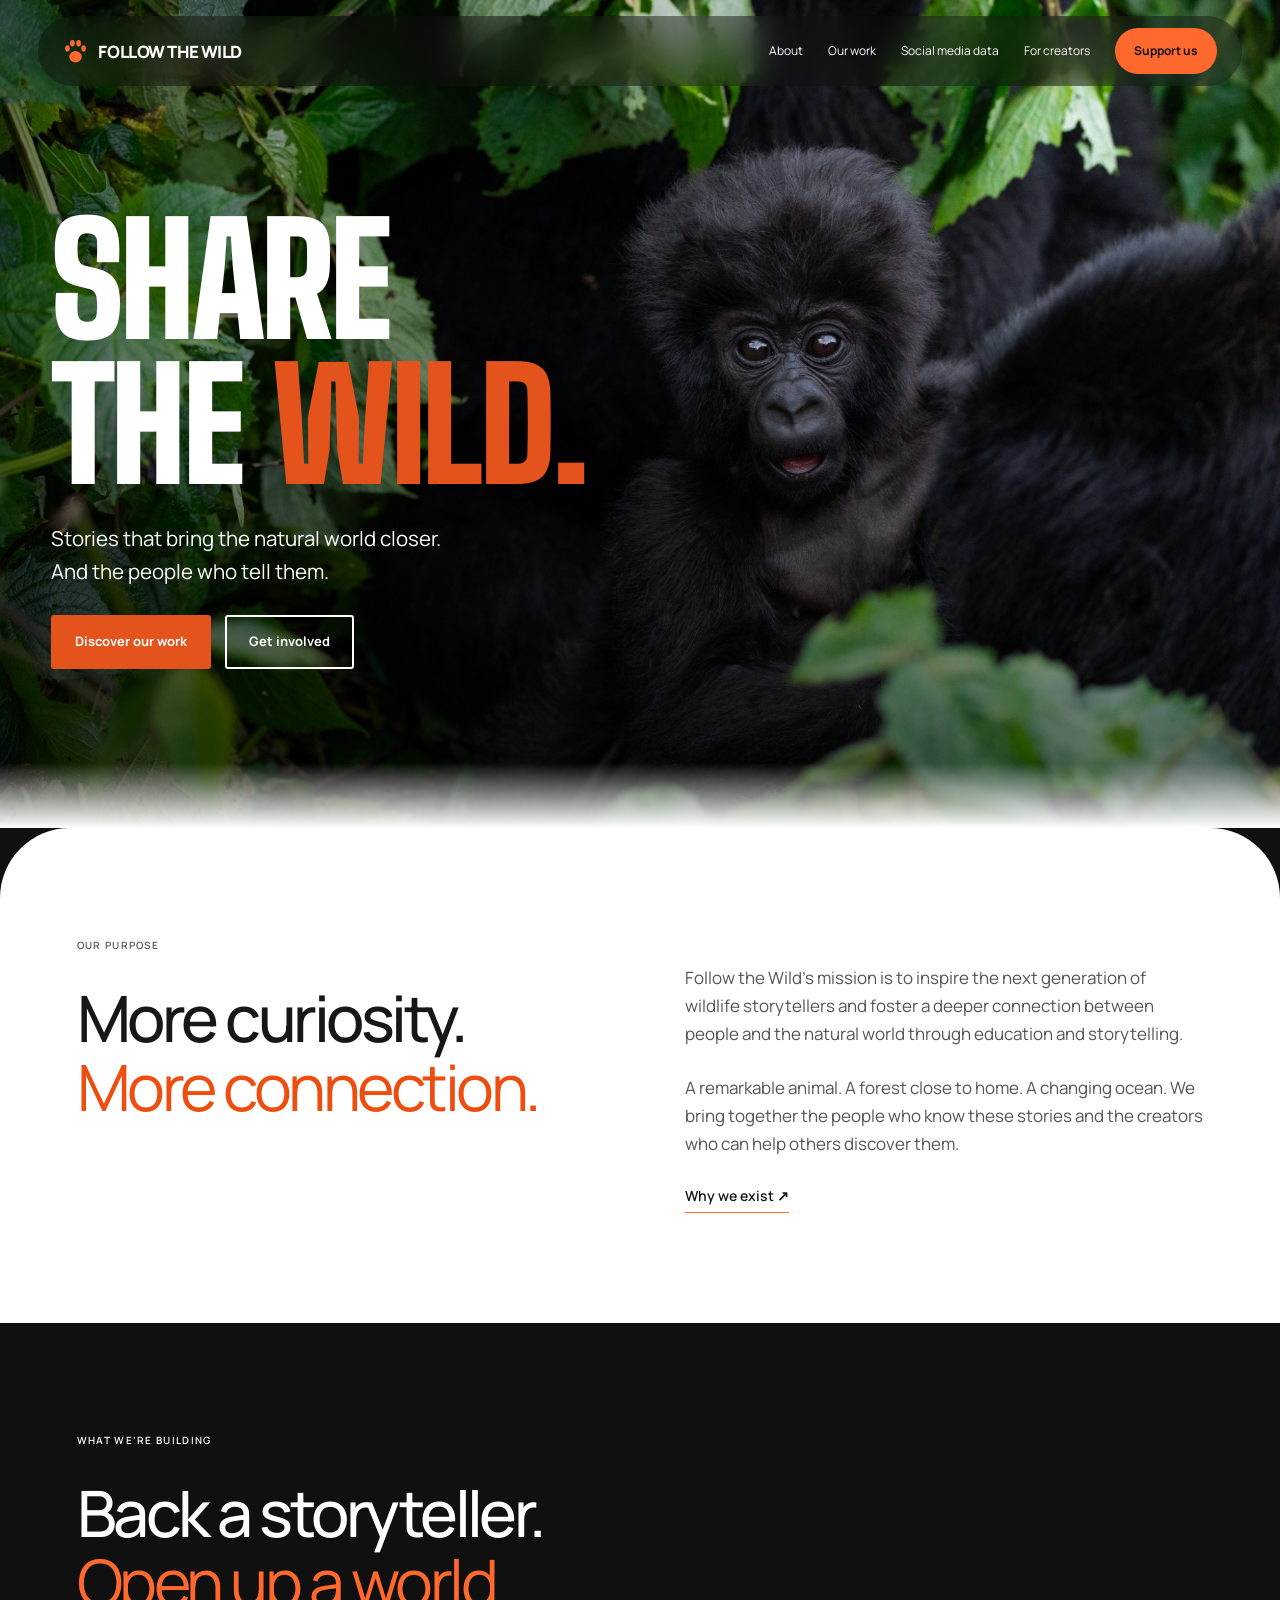
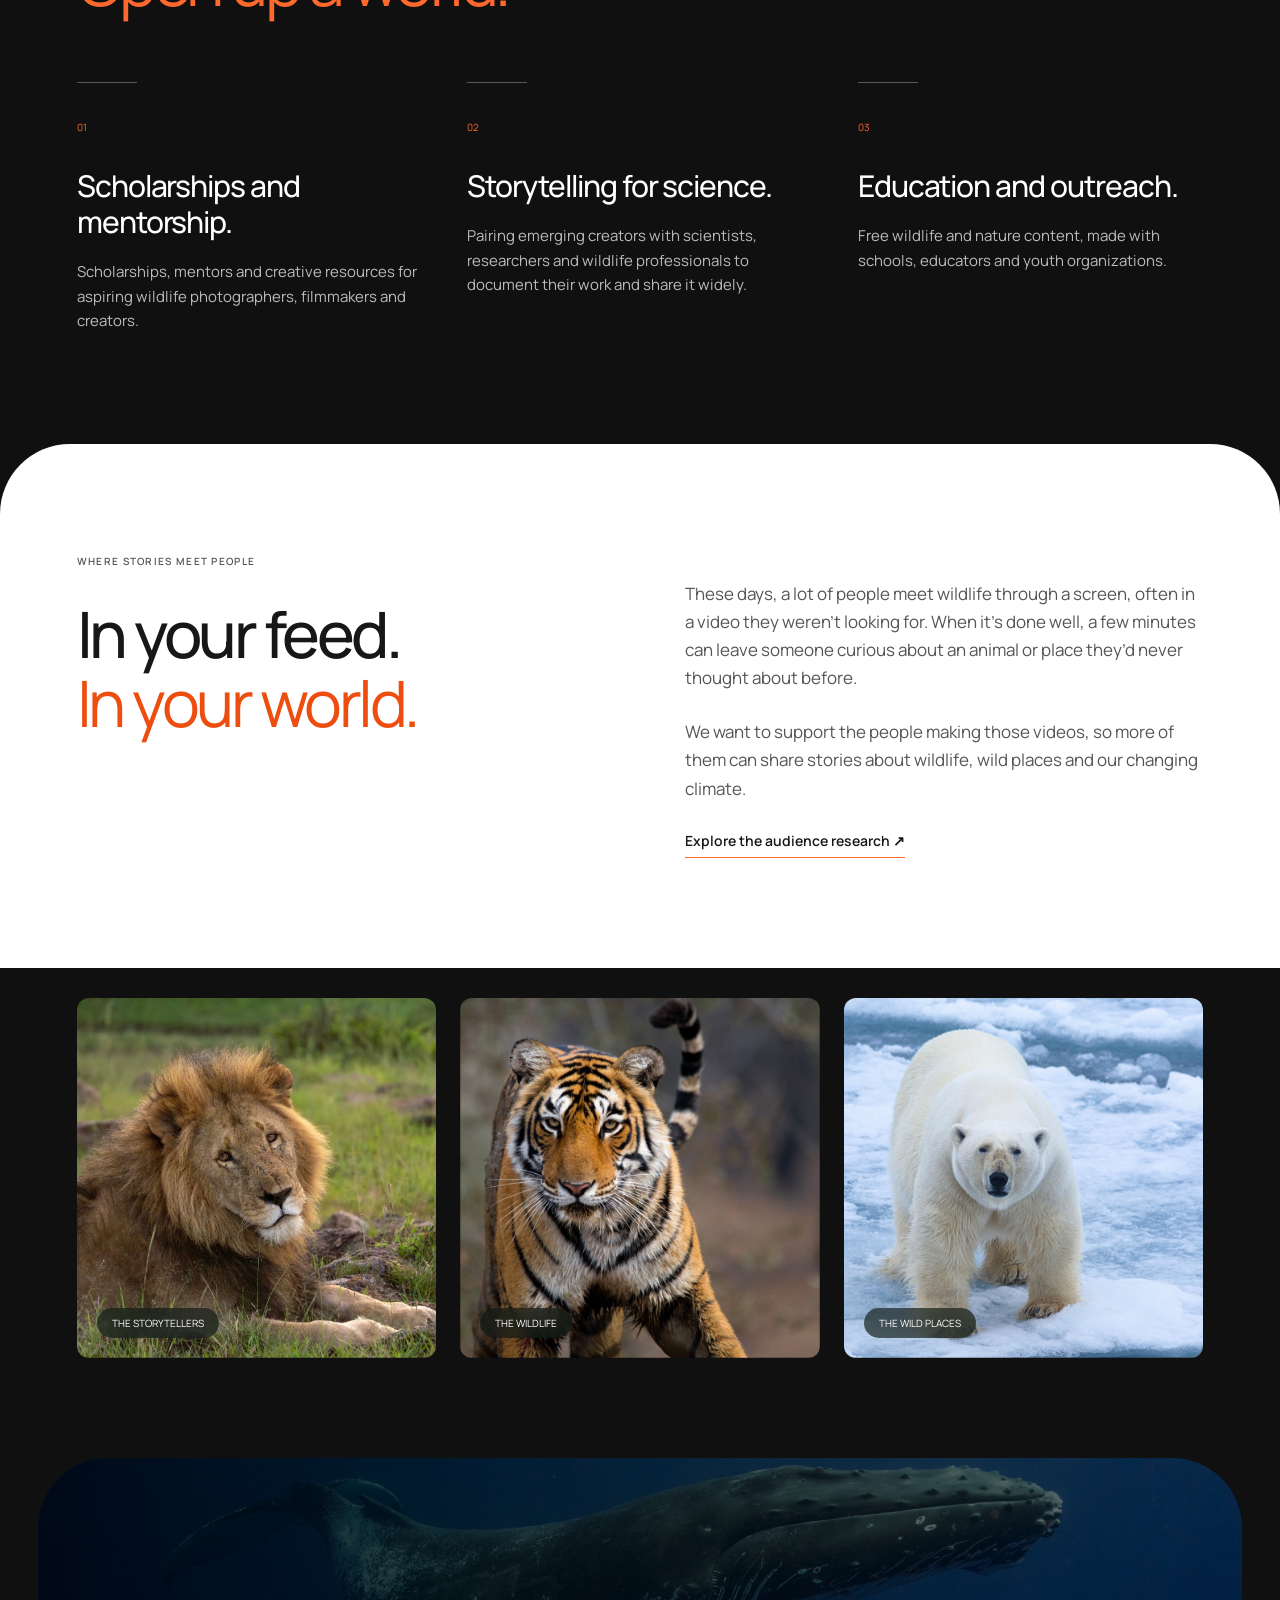
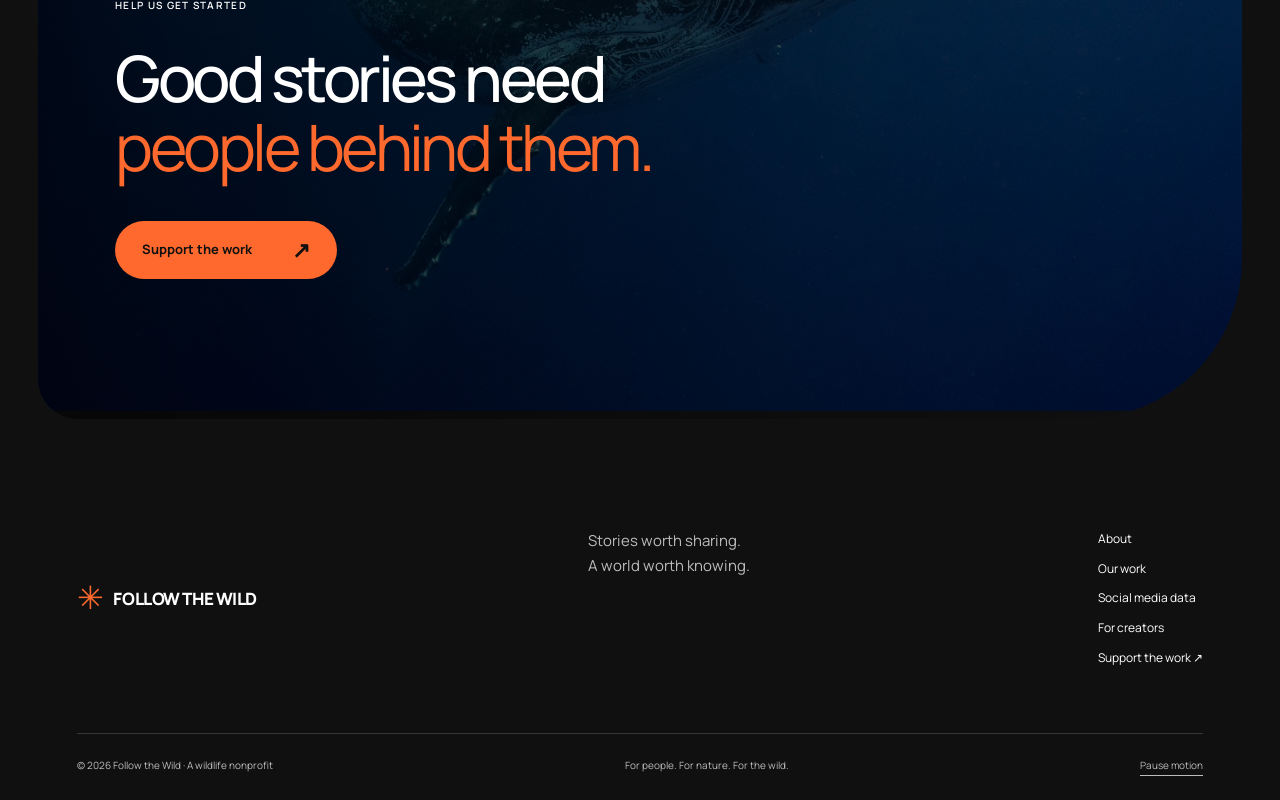
<file: index.html>
<!doctype html>
<html lang="en"><head><meta charset="utf-8"><meta name="viewport" content="width=device-width, initial-scale=1"><title>Wildlife, nature & storytelling · Follow the Wild</title><meta name="description" content="Inspiring the next generation of wildlife storytellers through scholarships, mentorship and free wildlife education."><meta property="og:title" content="Wildlife, nature & storytelling · Follow the Wild"><meta property="og:description" content="Inspiring the next generation of wildlife storytellers through scholarships, mentorship and free wildlife education."><meta property="og:image" content="https://followthewild.org/assets/share.jpg"><meta name="theme-color" content="#101b16"><link rel="canonical" href="https://followthewild.org/"><link rel="preconnect" href="https://fonts.googleapis.com"><link rel="preconnect" href="https://fonts.gstatic.com" crossorigin><link href="https://fonts.googleapis.com/css2?family=Manrope:wght@400;500;600;700;800&display=swap" rel="stylesheet"><link rel="stylesheet" href="assets/site.87edfcbe4a2d.css"><link rel="stylesheet" href="assets/organic.5ba958a516ce.css"><script src="assets/site.c8171e35bf1b.js" defer></script><link rel="stylesheet" href="https://fonts.googleapis.com/css2?family=Big+Shoulders+Display:wght@900&display=swap"></head>
<body><a class="skip" href="#main">Skip to content</a><header class="site-nav"><a class="brand" href="index.html?release=20261113-1"><svg class="brand-paw" viewBox="0 0 24 28" aria-hidden="true"><g fill="currentColor"><ellipse cx="12" cy="19" rx="6" ry="5.5"/><ellipse cx="4.2" cy="11" rx="2.2" ry="3"/><ellipse cx="9" cy="6" rx="2.3" ry="3.2"/><ellipse cx="15" cy="6" rx="2.3" ry="3.2"/><ellipse cx="19.8" cy="11" rx="2.2" ry="3"/></g></svg> FOLLOW THE WILD</a><nav aria-label="Main navigation"><a href="about.html?release=20261113-1">About</a><a href="programs.html?release=20261113-1">Our work</a><a href="why-it-matters.html?release=20261113-1">Social media data</a><a class="creator-nav" href="get-involved.html?release=20261113-1">For creators</a><a class="button small" href="support.html?release=20261113-1">Support us</a></nav><button class="menu-toggle" aria-expanded="false" aria-controls="mobile-nav">Menu +</button></header><nav id="mobile-nav" class="mobile-nav" aria-label="Mobile navigation" hidden><a href="about.html?release=20261113-1">About</a><a href="programs.html?release=20261113-1">Our work</a><a href="why-it-matters.html?release=20261113-1">Social media data</a><a href="get-involved.html?release=20261113-1">For creators</a><a href="support.html?release=20261113-1">Support us</a></nav><main id="main"><section class="hero reference-hero"><img class="hero-image" src="assets/photos/baby-gorilla.jpg" alt="A young mountain gorilla looking out from the leaves" fetchpriority="high"><div class="hero-content wrap"><h1 aria-label="Follow the Wild"><span class="verb-slot" aria-hidden="true"><span id="hero-verb">Follow</span></span><span class="wild-word" aria-hidden="true"><span class="hero-the">The</span> Wild.</span></h1><div class="hero-bottom"><p>Stories that bring the natural world closer.<br>And the people who tell them.</p><a class="button" href="programs.html?release=20261113-1">Discover our work</a><a class="button hero-secondary" href="get-involved.html?release=20261113-1">Get involved</a></div></div><div class="hero-index" aria-hidden="true"><span id="verb-number">01</span> / 04</div></section><section class="section light" id="the-idea"><div class="wrap two-col"><div><p class="eyebrow">Our purpose</p><h2 class="reveal">More curiosity.<br><em>More connection.</em></h2></div><div><p class="body-copy">Follow the Wild’s mission is to inspire the next generation of wildlife storytellers and foster a deeper connection between people and the natural world through education and storytelling.</p><p class="body-copy">A remarkable animal. A forest close to home. A changing ocean. We bring together the people who know these stories and the creators who can help others discover them.</p><a class="text-link" href="about.html?release=20261113-1">Why we exist ↗</a></div></div></section><section class="section "><div class="wrap"><p class="eyebrow">What we’re building</p><h2 class="reveal">Back a storyteller.<br><em>Open up a world.</em></h2><div class="steps"><article class="reveal"><span>01</span><h3>Scholarships and mentorship.</h3><p>Scholarships, mentors and creative resources for aspiring wildlife photographers, filmmakers and creators.</p></article><article class="reveal"><span>02</span><h3>Storytelling for science.</h3><p>Pairing emerging creators with scientists, researchers and wildlife professionals to document their work and share it widely.</p></article><article class="reveal"><span>03</span><h3>Education and outreach.</h3><p>Free wildlife and nature content, made with schools, educators and youth organizations.</p></article></div></div></section><section class="section light"><div class="wrap two-col"><div><p class="eyebrow">Where stories meet people</p><h2 class="reveal">In your feed.<br><em>In your world.</em></h2></div><div><p class="body-copy">These days, a lot of people meet wildlife through a screen, often in a video they weren’t looking for. When it’s done well, a few minutes can leave someone curious about an animal or place they’d never thought about before.</p><p class="body-copy">We want to support the people making those videos, so more of them can share stories about wildlife, wild places and our changing climate.</p><a class="text-link" href="why-it-matters.html?release=20261113-1">Explore the audience research ↗</a></div></div></section><section class="photo-strip" aria-label="Stories from the natural world"><figure><img style="object-position:50% 50%" src="assets/photos/lion-resting.jpg" alt="A male lion resting in the grass, looking back" loading="lazy"><figcaption>THE STORYTELLERS</figcaption></figure><figure><img style="object-position:35% 40%" src="assets/photos/tiger-stare.jpg" alt="A tiger walking straight toward the camera" loading="lazy"><figcaption>THE WILDLIFE</figcaption></figure><figure><img style="object-position:40% 50%" src="assets/photos/polar-bear-ice.jpg" alt="A polar bear walking toward the camera across sea ice" loading="lazy"><figcaption>THE WILD PLACES</figcaption></figure></section><section class="closing"><img src="assets/photos/humpback-dive.jpg" alt="A humpback whale beneath the surface" loading="lazy"><div class="wrap"><p class="eyebrow">Help us get started</p><h2 class="reveal">Good stories need<br><em>people behind them.</em></h2><a class="button" href="support.html?release=20261113-1">Support the work <span>↗</span></a></div></section></main><footer><div class="footer-top"><a class="brand" href="index.html?release=20261113-1"><span class="brand-symbol">✳</span> FOLLOW THE WILD</a><p>Stories worth sharing.<br>A world worth knowing.</p><div class="footer-links"><a href="about.html?release=20261113-1">About</a><a href="programs.html?release=20261113-1">Our work</a><a href="why-it-matters.html?release=20261113-1">Social media data</a><a href="get-involved.html?release=20261113-1">For creators</a><a href="support.html?release=20261113-1">Support the work ↗</a></div></div><div class="footer-base"><span>© 2026 Follow the Wild · A wildlife nonprofit</span><span>For people. For nature. For the wild.</span><button id="motion-toggle" aria-pressed="false">Pause motion</button></div></footer></body></html>
</file>
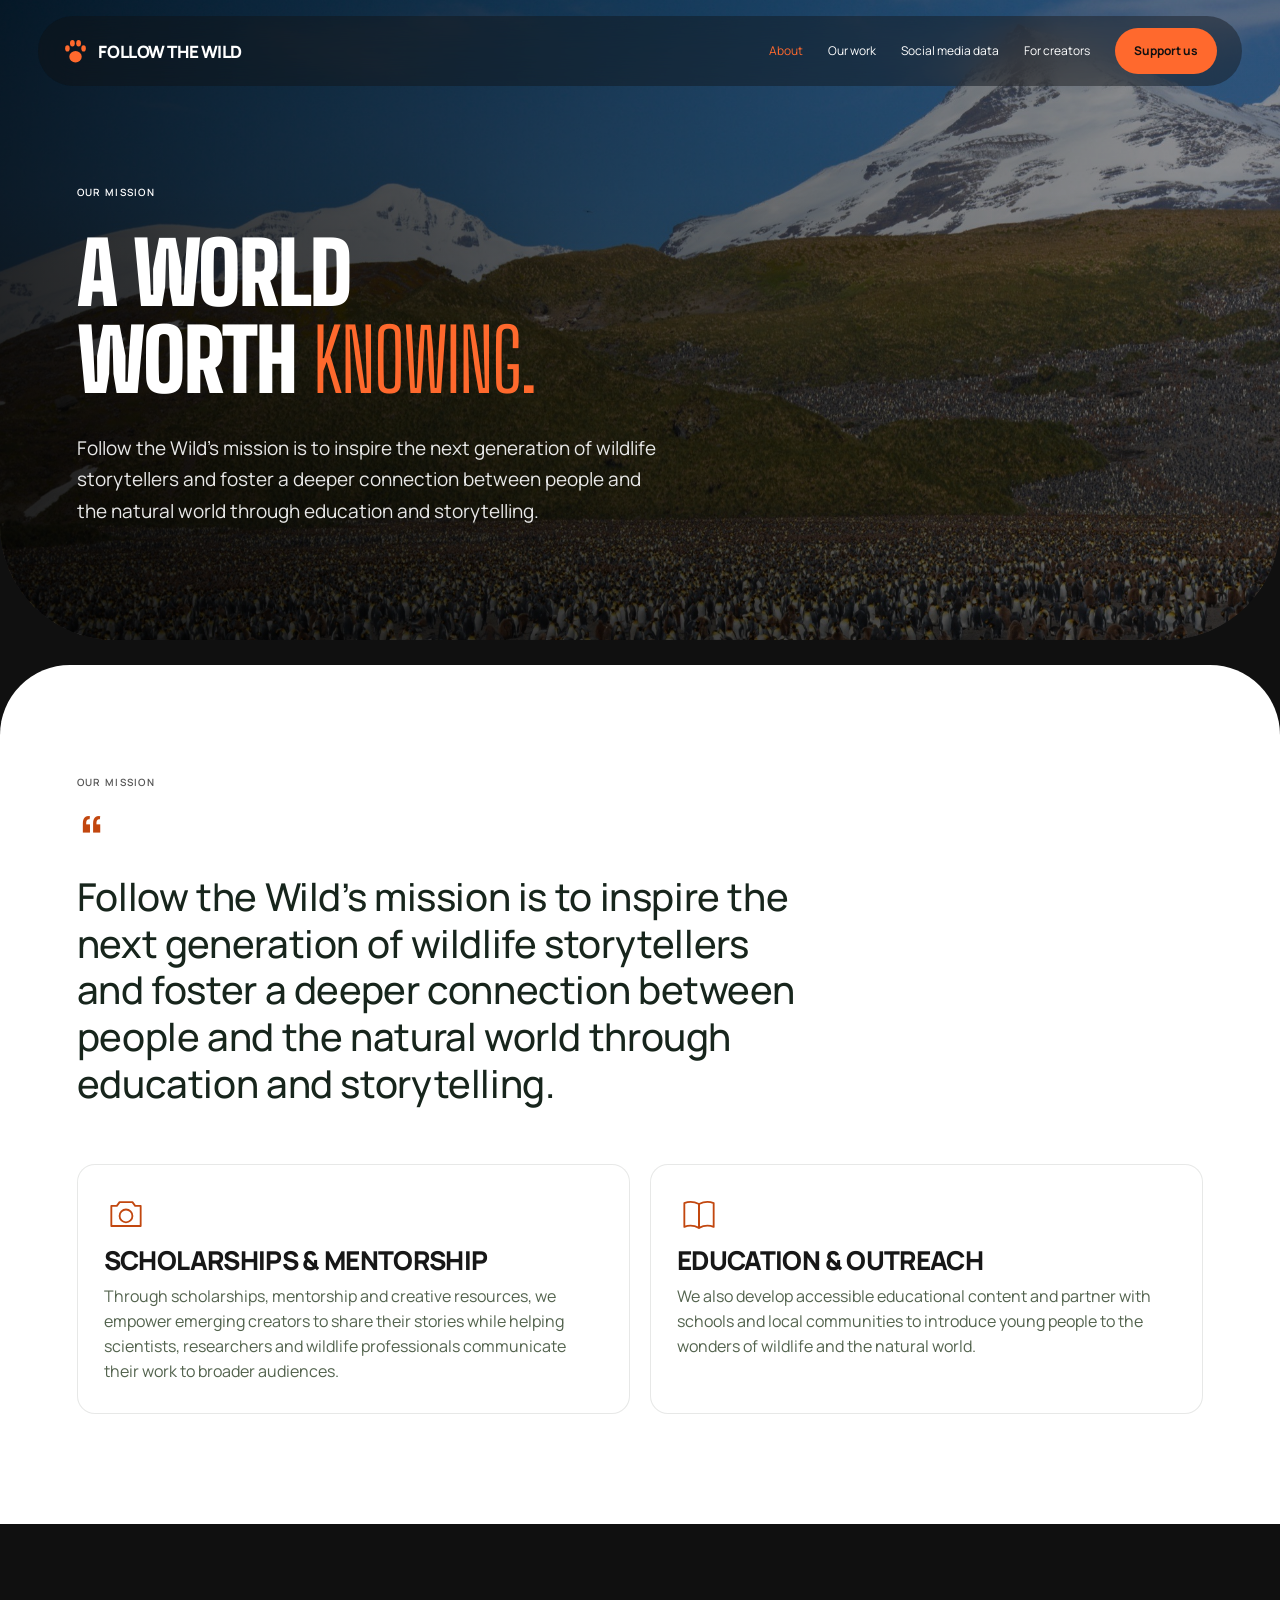
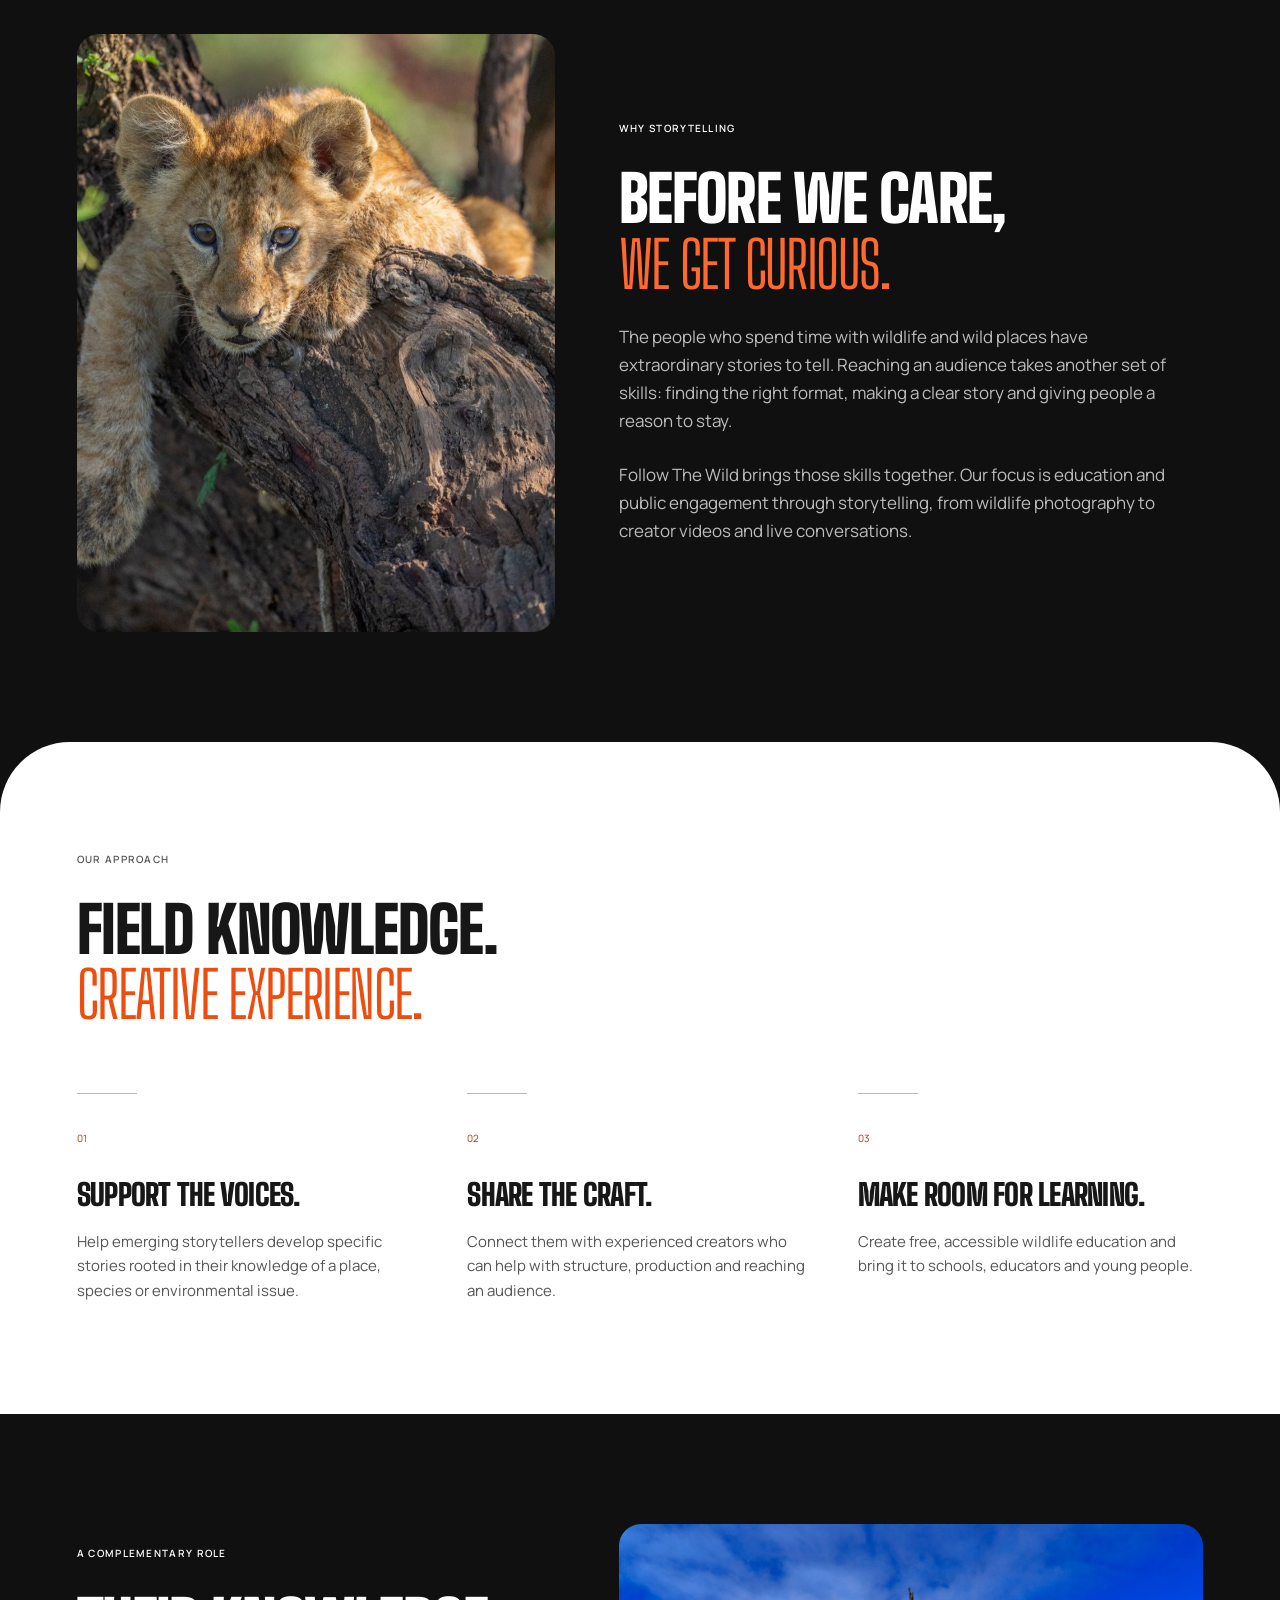
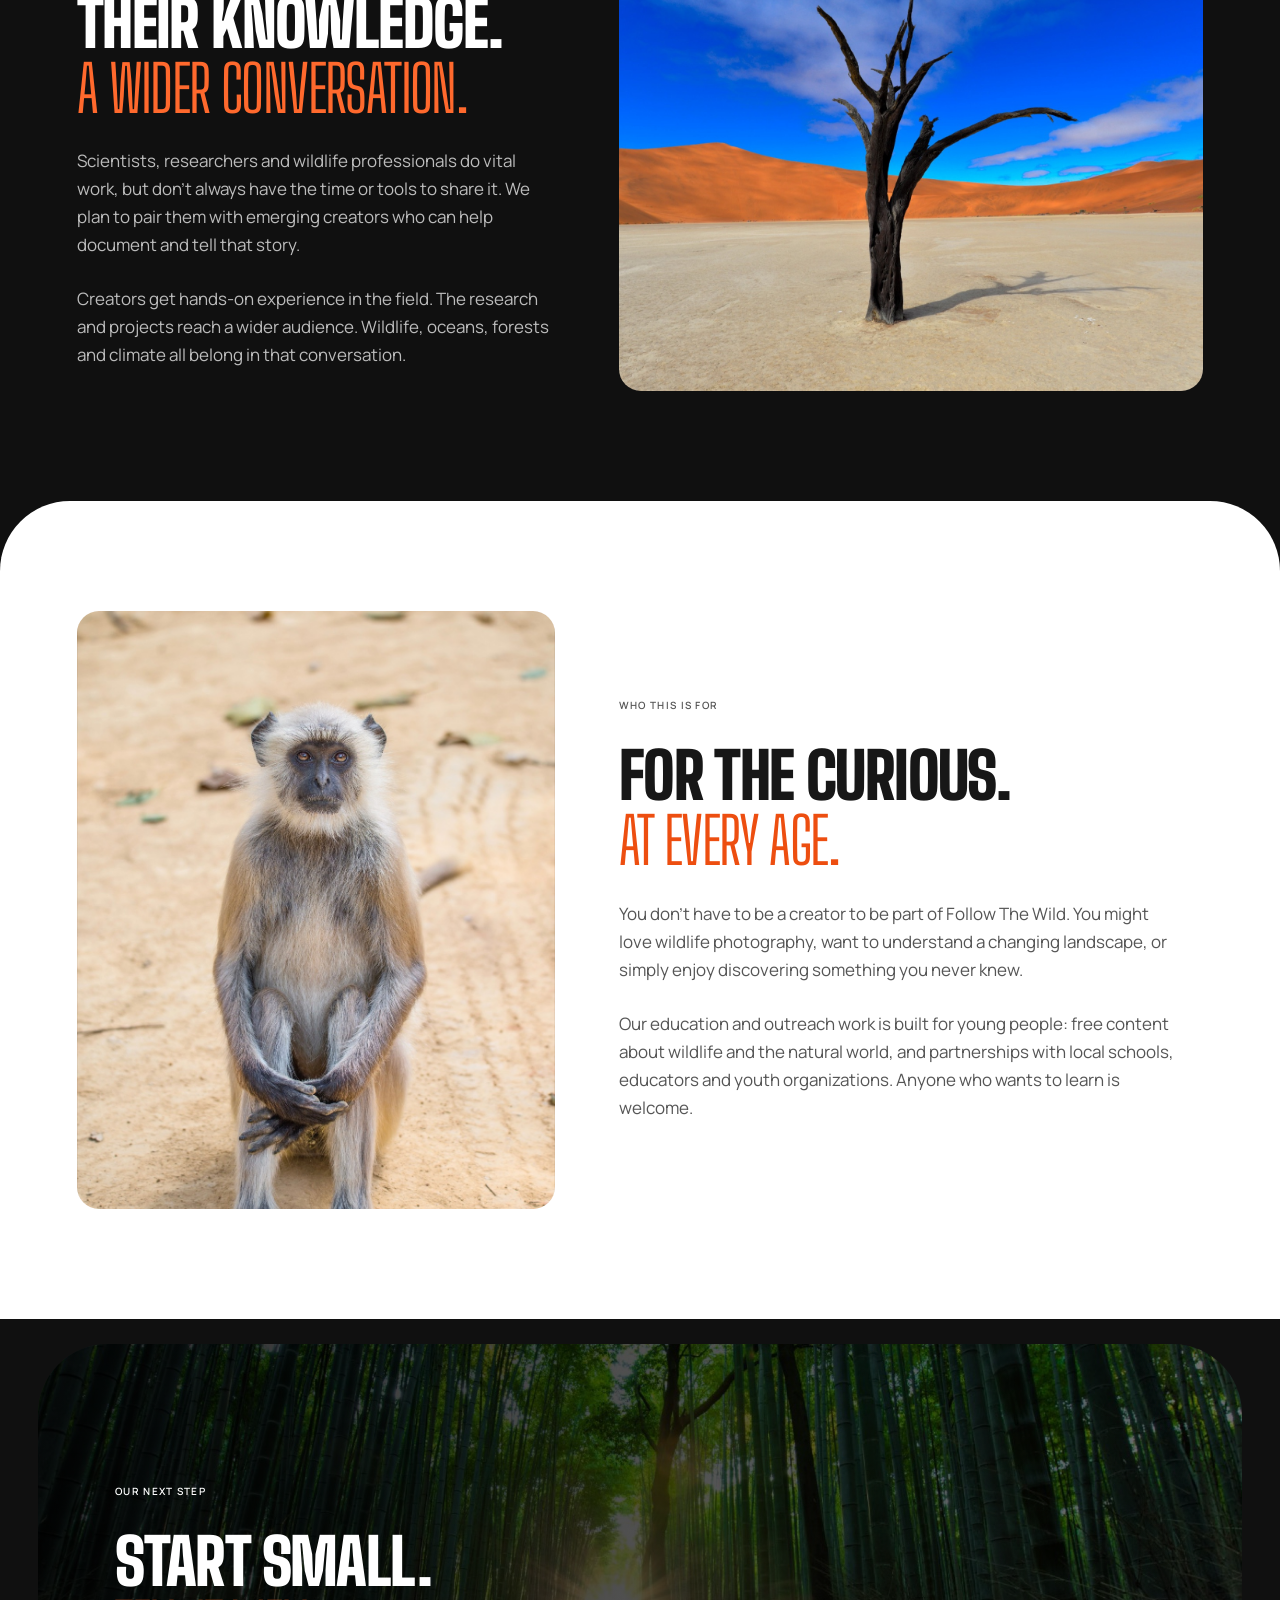
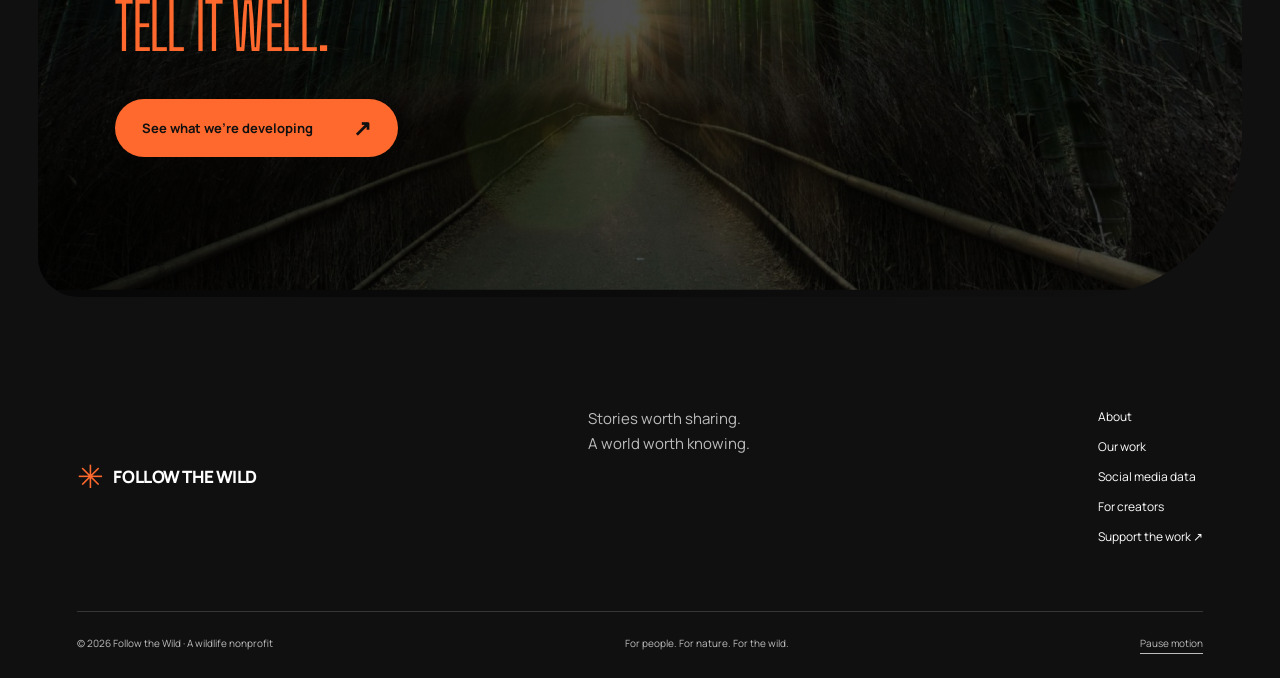
<file: about.html>
<!doctype html>
<html lang="en"><head><meta charset="utf-8"><meta name="viewport" content="width=device-width, initial-scale=1"><title>About · Follow the Wild</title><meta name="description" content="Inspiring the next generation of wildlife storytellers and connecting people with the natural world through education and storytelling."><meta property="og:title" content="About · Follow the Wild"><meta property="og:description" content="Inspiring the next generation of wildlife storytellers and connecting people with the natural world through education and storytelling."><meta property="og:image" content="https://followthewild.org/assets/share.jpg"><meta name="theme-color" content="#101b16"><link rel="canonical" href="https://followthewild.org/about.html"><link rel="preconnect" href="https://fonts.googleapis.com"><link rel="preconnect" href="https://fonts.gstatic.com" crossorigin><link href="https://fonts.googleapis.com/css2?family=Manrope:wght@400;500;600;700;800&display=swap" rel="stylesheet"><link rel="stylesheet" href="assets/site.87edfcbe4a2d.css"><link rel="stylesheet" href="assets/organic.5ba958a516ce.css"><script src="assets/site.c8171e35bf1b.js" defer></script><link rel="stylesheet" href="https://fonts.googleapis.com/css2?family=Big+Shoulders+Display:wght@900&display=swap"></head>
<body class="inner-page"><a class="skip" href="#main">Skip to content</a><header class="site-nav"><a class="brand" href="index.html?release=20261113-1"><svg class="brand-paw" viewBox="0 0 24 28" aria-hidden="true"><g fill="currentColor"><ellipse cx="12" cy="19" rx="6" ry="5.5"/><ellipse cx="4.2" cy="11" rx="2.2" ry="3"/><ellipse cx="9" cy="6" rx="2.3" ry="3.2"/><ellipse cx="15" cy="6" rx="2.3" ry="3.2"/><ellipse cx="19.8" cy="11" rx="2.2" ry="3"/></g></svg> FOLLOW THE WILD</a><nav aria-label="Main navigation"><a href="about.html?release=20261113-1" aria-current="page">About</a><a href="programs.html?release=20261113-1">Our work</a><a href="why-it-matters.html?release=20261113-1">Social media data</a><a class="creator-nav" href="get-involved.html?release=20261113-1">For creators</a><a class="button small" href="support.html?release=20261113-1">Support us</a></nav><button class="menu-toggle" aria-expanded="false" aria-controls="mobile-nav">Menu +</button></header><nav id="mobile-nav" class="mobile-nav" aria-label="Mobile navigation" hidden><a href="about.html?release=20261113-1" aria-current="page">About</a><a href="programs.html?release=20261113-1">Our work</a><a href="why-it-matters.html?release=20261113-1">Social media data</a><a href="get-involved.html?release=20261113-1">For creators</a><a href="support.html?release=20261113-1">Support us</a></nav><main id="main"><section class="page-hero"><img src="assets/photos/penguin-colony.jpg" alt="" class="hero-image"><div class="wrap"><p class="eyebrow">Our mission</p><h1>A world<br>worth <em>knowing.</em></h1><p class="intro">Follow the Wild’s mission is to inspire the next generation of wildlife storytellers and foster a deeper connection between people and the natural world through education and storytelling.</p></div></section><section class="section light ab-mission"><div class="wrap"><p class="eyebrow">Our mission</p><p class="ab-statement reveal">Follow the Wild’s mission is to inspire the next generation of wildlife storytellers and foster a deeper connection between people and the natural world through education and storytelling.</p><div class="ab-pair"><article class="wk-tile reveal"><svg class="wk-icon" viewBox="0 0 48 48" aria-hidden="true"><path d="M8 14h6l3-4h14l3 4h6v22H8z"/><circle cx="24" cy="25" r="7"/></svg><h3>Scholarships &amp; mentorship</h3><p>Through scholarships, mentorship and creative resources, we empower emerging creators to share their stories while helping scientists, researchers and wildlife professionals communicate their work to broader audiences.</p></article><article class="wk-tile reveal"><svg class="wk-icon" viewBox="0 0 48 48" aria-hidden="true"><path d="M8 11c5-2 10-2 16 1v26c-6-3-11-3-16-1z"/><path d="M40 11c-5-2-10-2-16 1v26c6-3 11-3 16-1z"/></svg><h3>Education &amp; outreach</h3><p>We also develop accessible educational content and partner with schools and local communities to introduce young people to the wonders of wildlife and the natural world.</p></article></div></div></section><section class="section  wk-feature"><div class="wrap"><div class="wk-split"><figure class="wk-photo reveal"><img src="assets/photos/field/cub-in-tree.jpg" alt="A young cub peering out from a tree" loading="lazy"></figure><div><p class="eyebrow">Why storytelling</p><h2 class="reveal">Before we care,<br><em>we get curious.</em></h2><p class="body-copy">The people who spend time with wildlife and wild places have extraordinary stories to tell. Reaching an audience takes another set of skills: finding the right format, making a clear story and giving people a reason to stay.</p><p class="body-copy">Follow The Wild brings those skills together. Our focus is education and public engagement through storytelling, from wildlife photography to creator videos and live conversations.</p></div></div></div></section><section class="section light"><div class="wrap"><p class="eyebrow">Our approach</p><h2 class="reveal">Field knowledge.<br><em>Creative experience.</em></h2><div class="steps"><article class="reveal"><span>01</span><h3>Support the voices.</h3><p>Help emerging storytellers develop specific stories rooted in their knowledge of a place, species or environmental issue.</p></article><article class="reveal"><span>02</span><h3>Share the craft.</h3><p>Connect them with experienced creators who can help with structure, production and reaching an audience.</p></article><article class="reveal"><span>03</span><h3>Make room for learning.</h3><p>Create free, accessible wildlife education and bring it to schools, educators and young people.</p></article></div></div></section><section class="section  wk-feature"><div class="wrap"><div class="wk-split wk-flip"><figure class="wk-photo reveal"><img src="assets/photos/desert-tree.jpg" style="object-position:47% 50%" alt="A lone dead tree on a pale clay pan beneath orange dunes and blue sky" loading="lazy"></figure><div><p class="eyebrow">A complementary role</p><h2 class="reveal">Their knowledge.<br><em>A wider conversation.</em></h2><p class="body-copy">Scientists, researchers and wildlife professionals do vital work, but don’t always have the time or tools to share it. We plan to pair them with emerging creators who can help document and tell that story.</p><p class="body-copy">Creators get hands-on experience in the field. The research and projects reach a wider audience. Wildlife, oceans, forests and climate all belong in that conversation.</p></div></div></div></section><section class="section light wk-feature"><div class="wrap"><div class="wk-split"><figure class="wk-photo reveal"><img src="assets/photos/langur-sitting.jpg" style="object-position:50% 30%" alt="A gray langur sitting on a sandy path, looking up" loading="lazy"></figure><div><p class="eyebrow">Who this is for</p><h2 class="reveal">For the curious.<br><em>At every age.</em></h2><p class="body-copy">You don’t have to be a creator to be part of Follow The Wild. You might love wildlife photography, want to understand a changing landscape, or simply enjoy discovering something you never knew.</p><p class="body-copy">Our education and outreach work is built for young people: free content about wildlife and the natural world, and partnerships with local schools, educators and youth organizations. Anyone who wants to learn is welcome.</p></div></div></div></section><section class="closing"><img src="assets/photos/bamboo-path.jpg" alt="A path through a bamboo forest with sunlight at the end" loading="lazy"><div class="wrap"><p class="eyebrow">Our next step</p><h2 class="reveal">Start small.<br><em>Tell it well.</em></h2><a class="button" href="programs.html?release=20261113-1">See what we’re developing <span>↗</span></a></div></section></main><footer><div class="footer-top"><a class="brand" href="index.html?release=20261113-1"><span class="brand-symbol">✳</span> FOLLOW THE WILD</a><p>Stories worth sharing.<br>A world worth knowing.</p><div class="footer-links"><a href="about.html?release=20261113-1" aria-current="page">About</a><a href="programs.html?release=20261113-1">Our work</a><a href="why-it-matters.html?release=20261113-1">Social media data</a><a href="get-involved.html?release=20261113-1">For creators</a><a href="support.html?release=20261113-1">Support the work ↗</a></div></div><div class="footer-base"><span>© 2026 Follow the Wild · A wildlife nonprofit</span><span>For people. For nature. For the wild.</span><button id="motion-toggle" aria-pressed="false">Pause motion</button></div></footer></body></html>
</file>
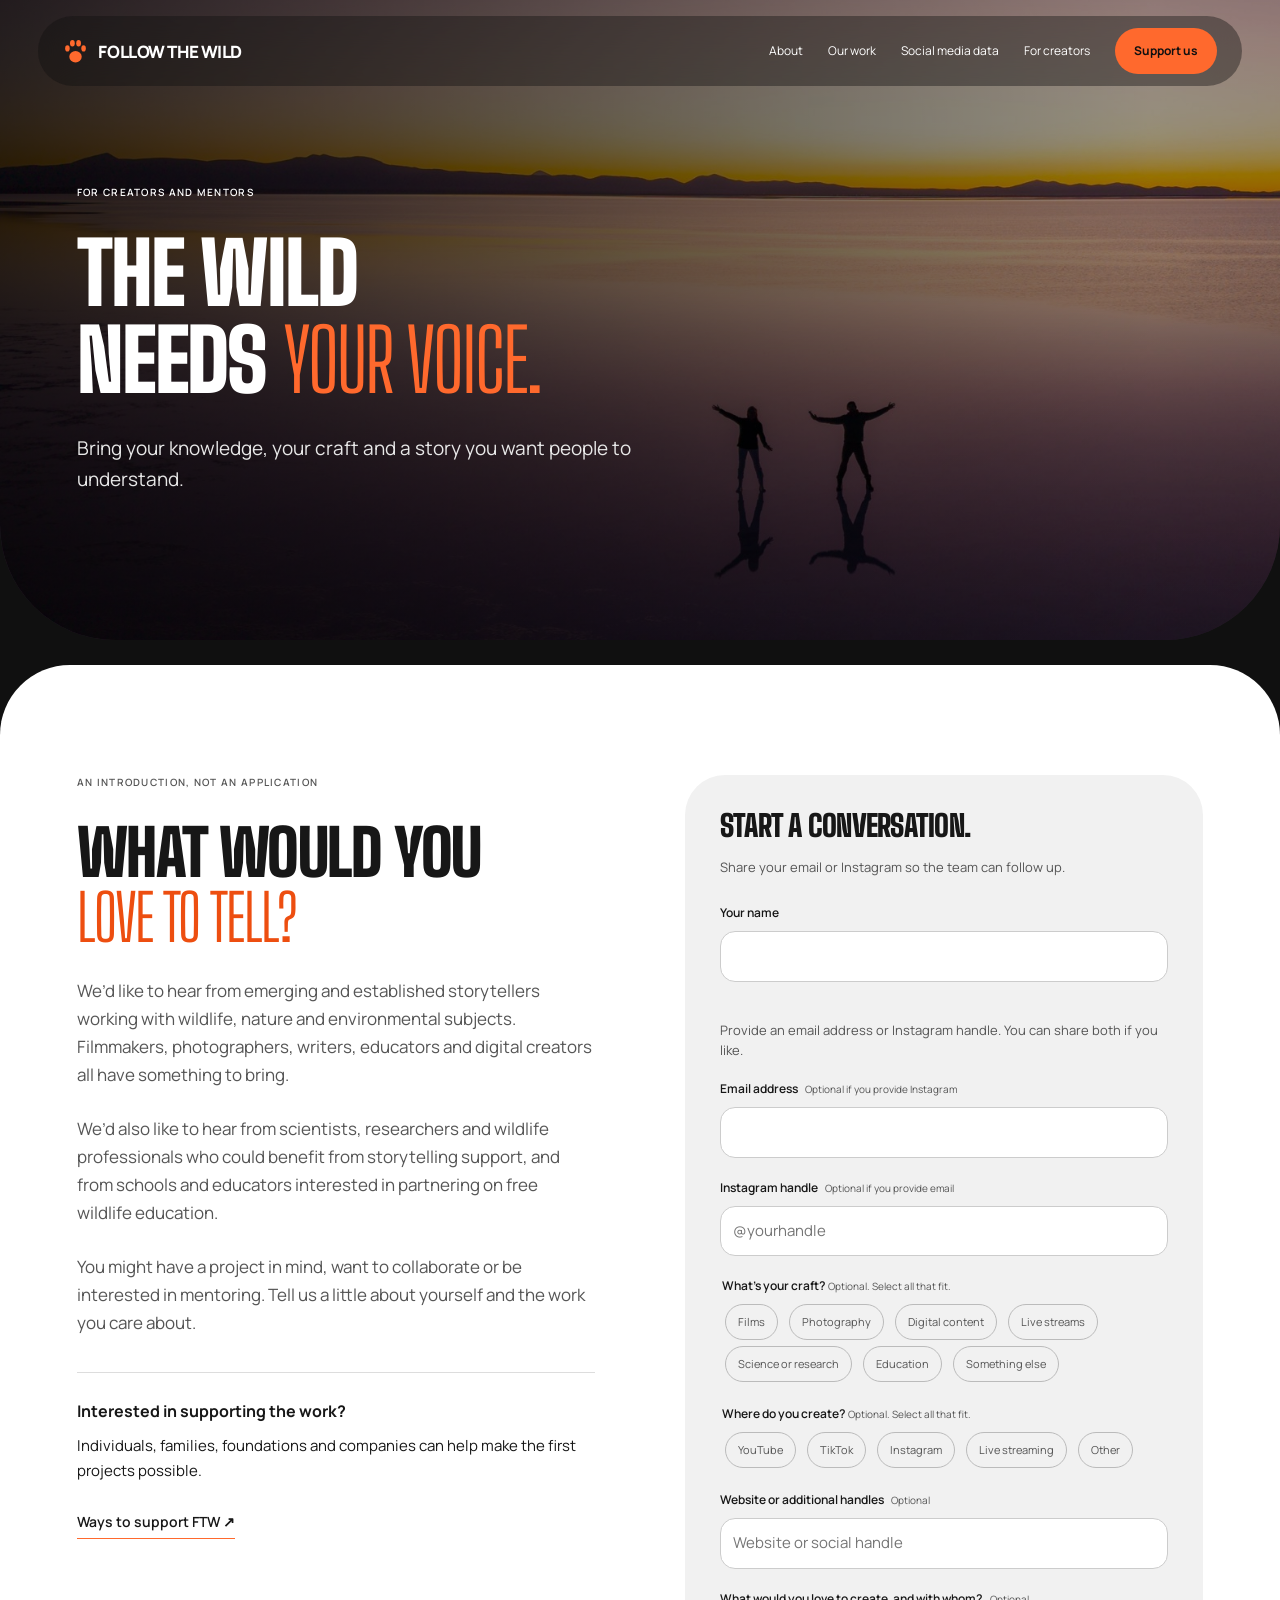
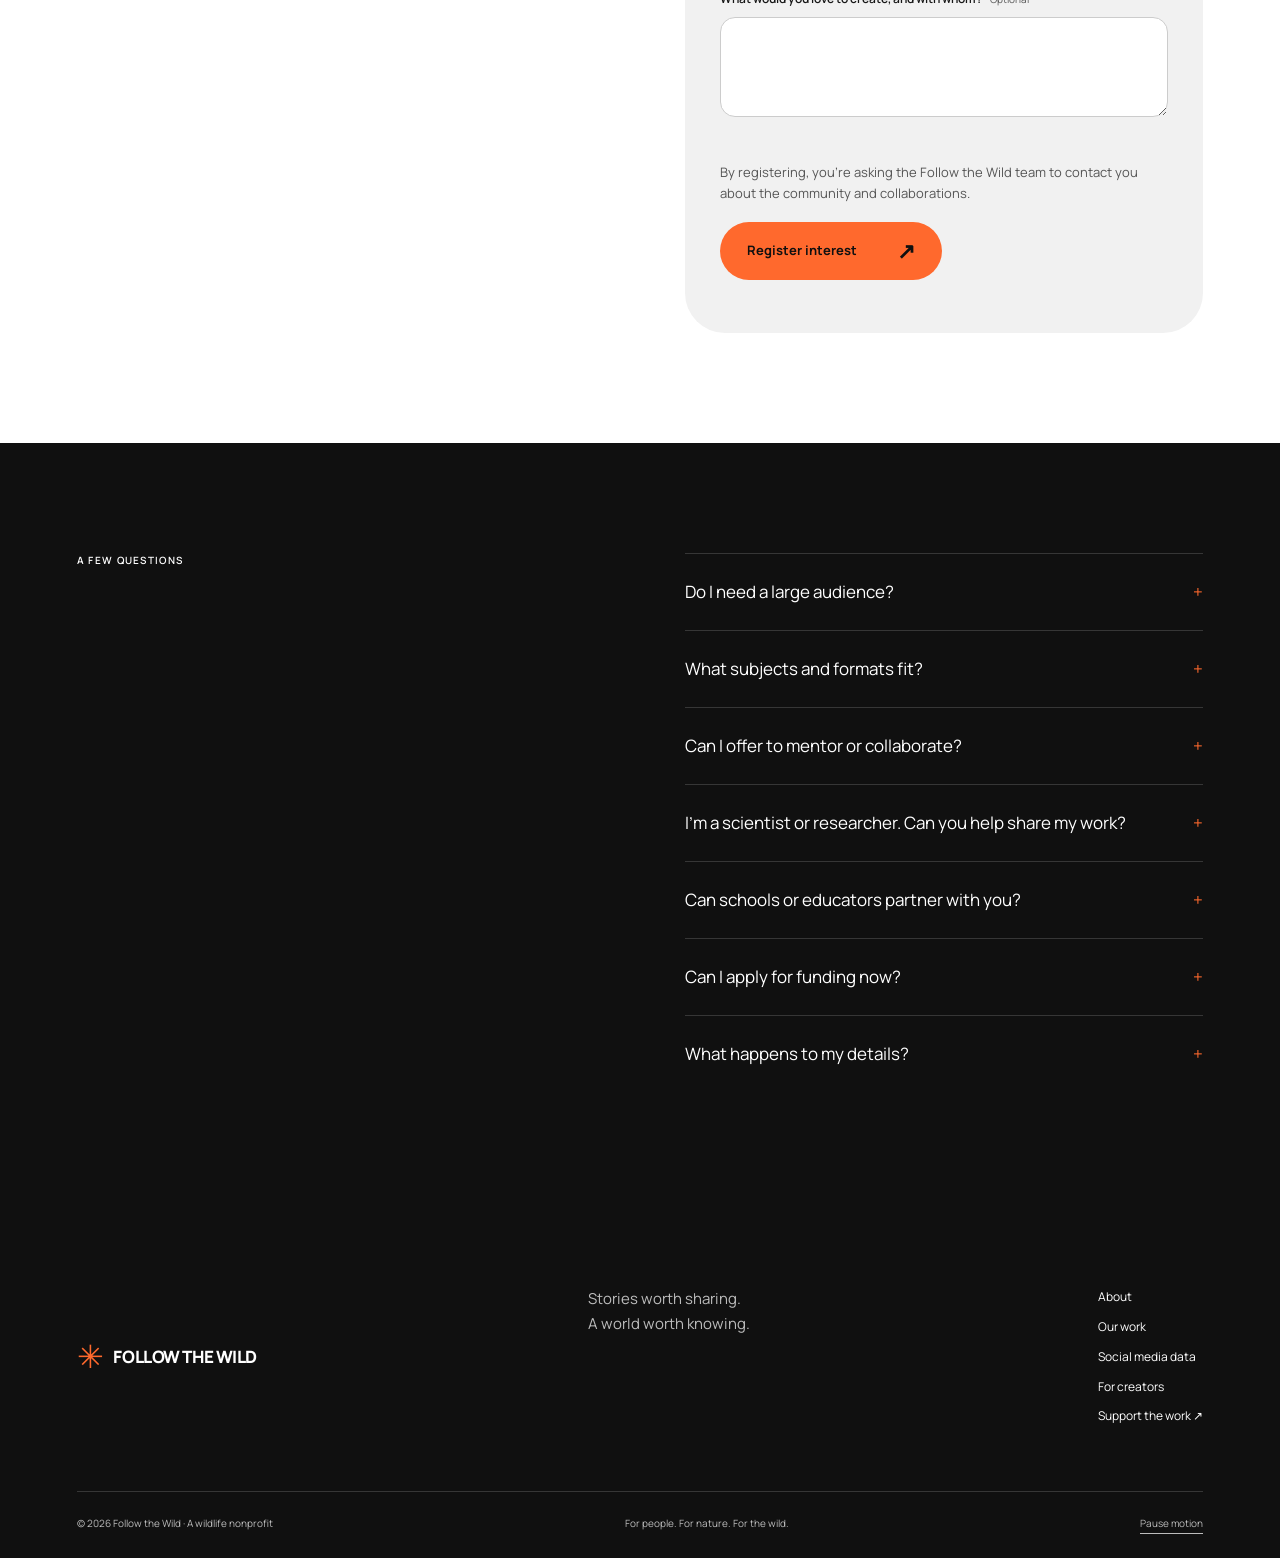
<file: get-involved.html>
<!doctype html>
<html lang="en"><head><meta charset="utf-8"><meta name="viewport" content="width=device-width, initial-scale=1"><title>For creators · Follow the Wild</title><meta name="description" content="Introduce yourself to Follow The Wild: emerging storytellers, mentors, scientists and educators working with wildlife, nature and the environment."><meta property="og:title" content="For creators · Follow the Wild"><meta property="og:description" content="Introduce yourself to Follow The Wild: emerging storytellers, mentors, scientists and educators working with wildlife, nature and the environment."><meta property="og:image" content="https://followthewild.org/assets/share.jpg"><meta name="theme-color" content="#101b16"><link rel="canonical" href="https://followthewild.org/get-involved.html"><link rel="preconnect" href="https://fonts.googleapis.com"><link rel="preconnect" href="https://fonts.gstatic.com" crossorigin><link href="https://fonts.googleapis.com/css2?family=Manrope:wght@400;500;600;700;800&display=swap" rel="stylesheet"><link rel="stylesheet" href="assets/site.87edfcbe4a2d.css"><link rel="stylesheet" href="assets/organic.5ba958a516ce.css"><script src="assets/site.c8171e35bf1b.js" defer></script><link rel="stylesheet" href="https://fonts.googleapis.com/css2?family=Big+Shoulders+Display:wght@900&display=swap"></head>
<body class="inner-page"><a class="skip" href="#main">Skip to content</a><header class="site-nav"><a class="brand" href="index.html?release=20261113-1"><svg class="brand-paw" viewBox="0 0 24 28" aria-hidden="true"><g fill="currentColor"><ellipse cx="12" cy="19" rx="6" ry="5.5"/><ellipse cx="4.2" cy="11" rx="2.2" ry="3"/><ellipse cx="9" cy="6" rx="2.3" ry="3.2"/><ellipse cx="15" cy="6" rx="2.3" ry="3.2"/><ellipse cx="19.8" cy="11" rx="2.2" ry="3"/></g></svg> FOLLOW THE WILD</a><nav aria-label="Main navigation"><a href="about.html?release=20261113-1">About</a><a href="programs.html?release=20261113-1">Our work</a><a href="why-it-matters.html?release=20261113-1">Social media data</a><a class="creator-nav" href="get-involved.html?release=20261113-1">For creators</a><a class="button small" href="support.html?release=20261113-1">Support us</a></nav><button class="menu-toggle" aria-expanded="false" aria-controls="mobile-nav">Menu +</button></header><nav id="mobile-nav" class="mobile-nav" aria-label="Mobile navigation" hidden><a href="about.html?release=20261113-1">About</a><a href="programs.html?release=20261113-1">Our work</a><a href="why-it-matters.html?release=20261113-1">Social media data</a><a href="get-involved.html?release=20261113-1">For creators</a><a href="support.html?release=20261113-1">Support us</a></nav><main id="main"><section class="page-hero"><img src="assets/photos/salt-flat-sunset.jpg" alt="" class="hero-image"><div class="wrap"><p class="eyebrow">For creators and mentors</p><h1>The wild<br>needs <em>your voice.</em></h1><p class="intro">Bring your knowledge, your craft and a story you want people to understand.</p></div></section><section class="section light"><div class="wrap two-col"><div><p class="eyebrow">An introduction, not an application</p><h2 class="reveal">What would you<br><em>love to tell?</em></h2><p class="body-copy">We’d like to hear from emerging and established storytellers working with wildlife, nature and environmental subjects. Filmmakers, photographers, writers, educators and digital creators all have something to bring.</p><p class="body-copy">We’d also like to hear from scientists, researchers and wildlife professionals who could benefit from storytelling support, and from schools and educators interested in partnering on free wildlife education.</p><p class="body-copy">You might have a project in mind, want to collaborate or be interested in mentoring. Tell us a little about yourself and the work you care about.</p><div class="join-note"><strong>Interested in supporting the work?</strong><p>Individuals, families, foundations and companies can help make the first projects possible.</p><a class="text-link" href="support.html?release=20261113-1">Ways to support FTW ↗</a></div></div><div class="join-panel"><h3>Start a conversation.</h3><p class="interest-intro">Share your email or Instagram so the team can follow up.</p><form id="interest-form" action="https://formsubmit.co/sienna@mike-mcgovern.com" method="POST" data-delivery="active"><input type="hidden" name="_cc" value="zander@mike-mcgovern.com"><input type="hidden" name="_subject" value="Follow the Wild: new community interest"><input type="hidden" name="_template" value="table"><input type="text" name="_honey" tabindex="-1" autocomplete="off" hidden><label for="name">Your name</label><input id="name" name="name" autocomplete="name" required><p class="contact-note" id="contact-help">Provide an email address or Instagram handle. You can share both if you like.</p><label for="email">Email address <span>Optional if you provide Instagram</span></label><input id="email" name="email" type="email" autocomplete="email" aria-describedby="contact-help"><label for="instagram">Instagram handle <span>Optional if you provide email</span></label><input id="instagram" name="instagram" placeholder="@yourhandle" autocapitalize="none" spellcheck="false" aria-describedby="contact-help"><fieldset><legend>What’s your craft? <span>Optional. Select all that fit.</span></legend><div class="chips"><label><input type="checkbox" name="craft" value="Film"><span>Films</span></label><label><input type="checkbox" name="craft" value="Photography"><span>Photography</span></label><label><input type="checkbox" name="craft" value="Digital content"><span>Digital content</span></label><label><input type="checkbox" name="craft" value="Live streams"><span>Live streams</span></label><label><input type="checkbox" name="craft" value="Science or research"><span>Science or research</span></label><label><input type="checkbox" name="craft" value="Education"><span>Education</span></label><label><input type="checkbox" name="craft" value="Other"><span>Something else</span></label></div></fieldset><fieldset><legend>Where do you create? <span>Optional. Select all that fit.</span></legend><div class="chips"><label><input type="checkbox" name="platform" value="YouTube"><span>YouTube</span></label><label><input type="checkbox" name="platform" value="TikTok"><span>TikTok</span></label><label><input type="checkbox" name="platform" value="Instagram"><span>Instagram</span></label><label><input type="checkbox" name="platform" value="Live streaming"><span>Live streaming</span></label><label><input type="checkbox" name="platform" value="Other"><span>Other</span></label></div></fieldset><label for="portfolio">Website or additional handles <span>Optional</span></label><input id="portfolio" name="portfolio" placeholder="Website or social handle"><label for="idea">What would you love to create, and with whom? <span>Optional</span></label><textarea id="idea" name="idea" rows="3"></textarea><p class="contact-note">By registering, you’re asking the Follow the Wild team to contact you about the community and collaborations.</p><button class="button" type="submit" disabled>Register interest <span>↗</span></button><p id="form-status" role="status"></p></form></div></div></section><section class="section"><div class="wrap two-col"><p class="eyebrow">A few questions</p><div class="faq"><details><summary>Do I need a large audience?</summary><p>No minimum audience is required to introduce yourself. We’re interested in a clear story, knowledge of your subject and a willingness to develop your craft. Scholarship eligibility will be published when applications open.</p></details><details><summary>What subjects and formats fit?</summary><p>Wildlife, nature, wild places and environmental topics. We’re interested in films, photography, writing, short videos and live conversations, including work made for YouTube, Instagram, TikTok and streaming platforms.</p></details><details><summary>Can I offer to mentor or collaborate?</summary><p>Yes. Use the idea field to tell us about your experience and how you’d like to contribute.</p></details><details><summary>I’m a scientist or researcher. Can you help share my work?</summary><p>We’re exploring a program that pairs emerging creators with scientists, researchers and wildlife professionals. Tell us about your work in the form.</p></details><details><summary>Can schools or educators partner with you?</summary><p>Yes. We plan to partner with schools, educators and youth organizations on free wildlife education. Introduce yourself and tell us what would help.</p></details><details><summary>Can I apply for funding now?</summary><p>Not yet. This is an interest form, not a funding application. We’ll share confirmed program details and application information when they’re ready.</p></details><details><summary>What happens to my details?</summary><p>The form sends your introduction to the FTW team. We’ll use it to follow up about the community and relevant opportunities. It does not create a paid membership or guarantee funding.</p></details></div></div></section></main><footer><div class="footer-top"><a class="brand" href="index.html?release=20261113-1"><span class="brand-symbol">✳</span> FOLLOW THE WILD</a><p>Stories worth sharing.<br>A world worth knowing.</p><div class="footer-links"><a href="about.html?release=20261113-1">About</a><a href="programs.html?release=20261113-1">Our work</a><a href="why-it-matters.html?release=20261113-1">Social media data</a><a href="get-involved.html?release=20261113-1">For creators</a><a href="support.html?release=20261113-1">Support the work ↗</a></div></div><div class="footer-base"><span>© 2026 Follow the Wild · A wildlife nonprofit</span><span>For people. For nature. For the wild.</span><button id="motion-toggle" aria-pressed="false">Pause motion</button></div></footer></body></html>
</file>
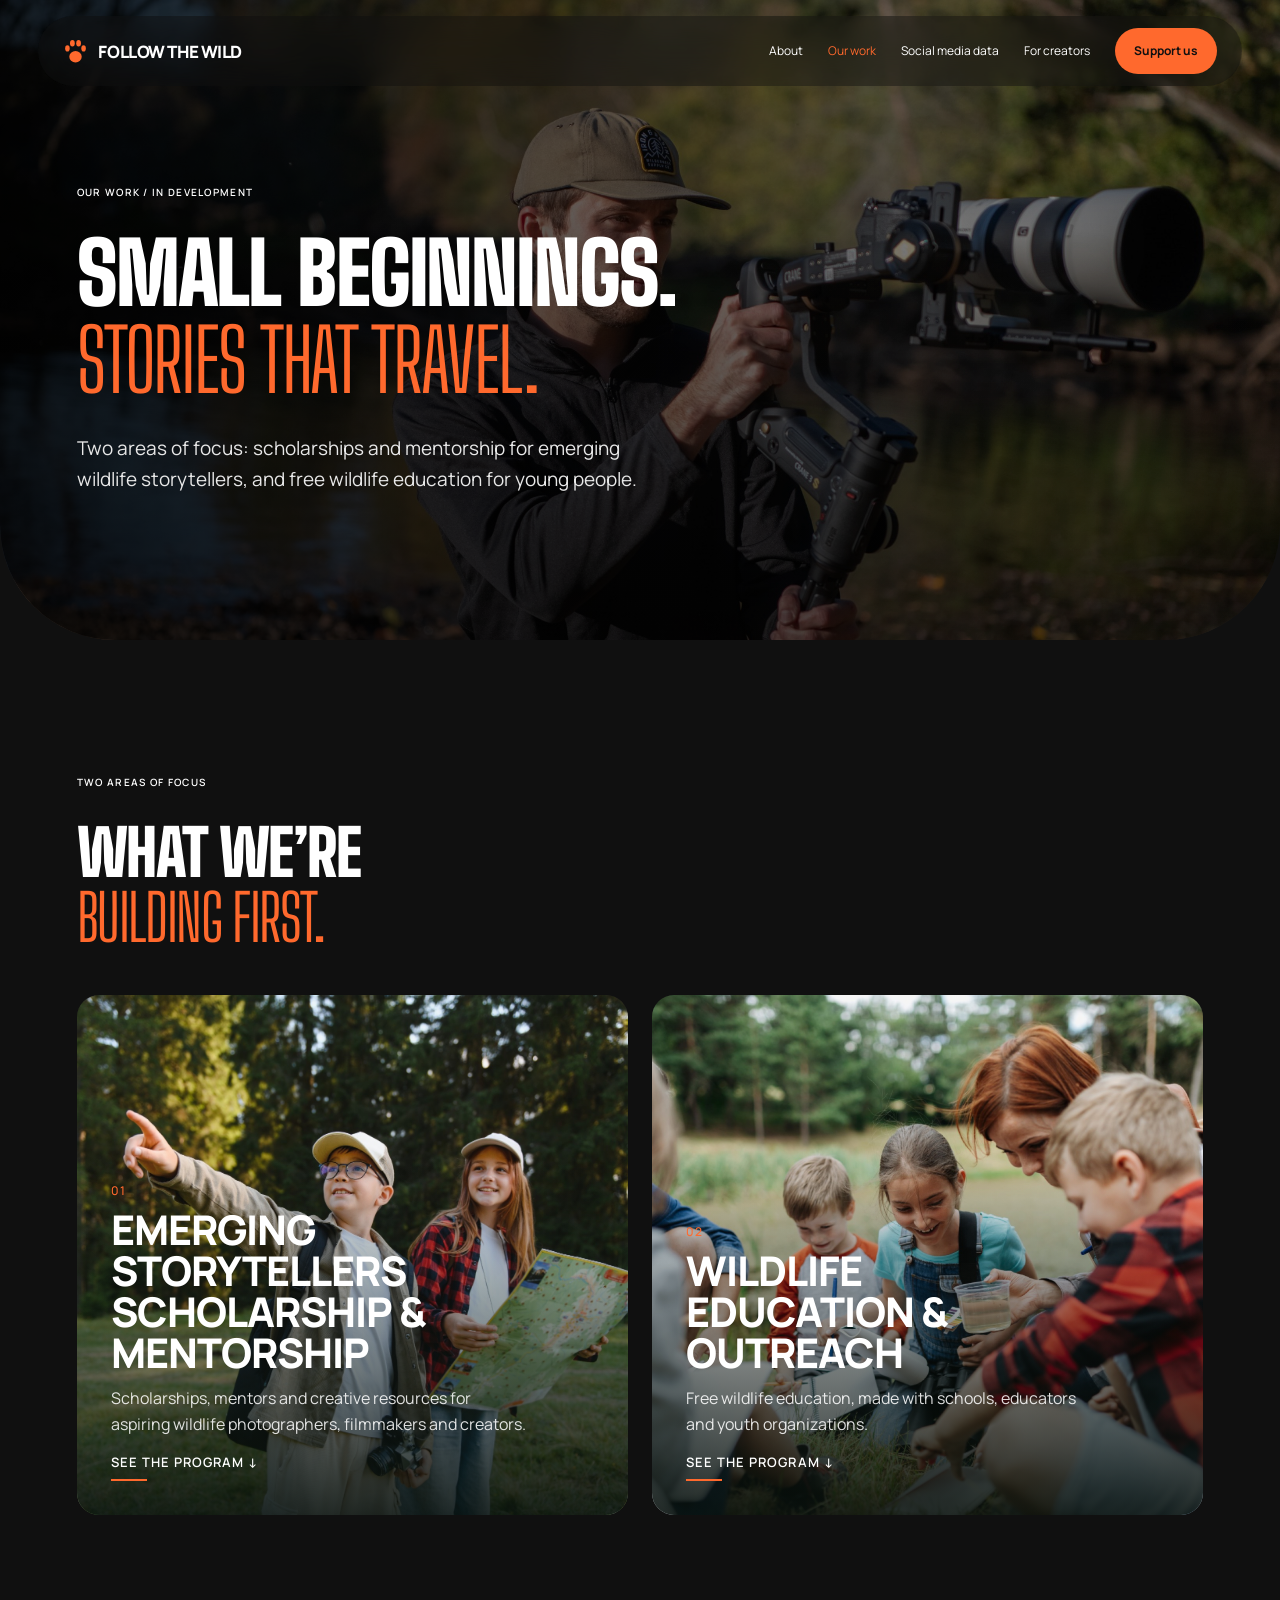
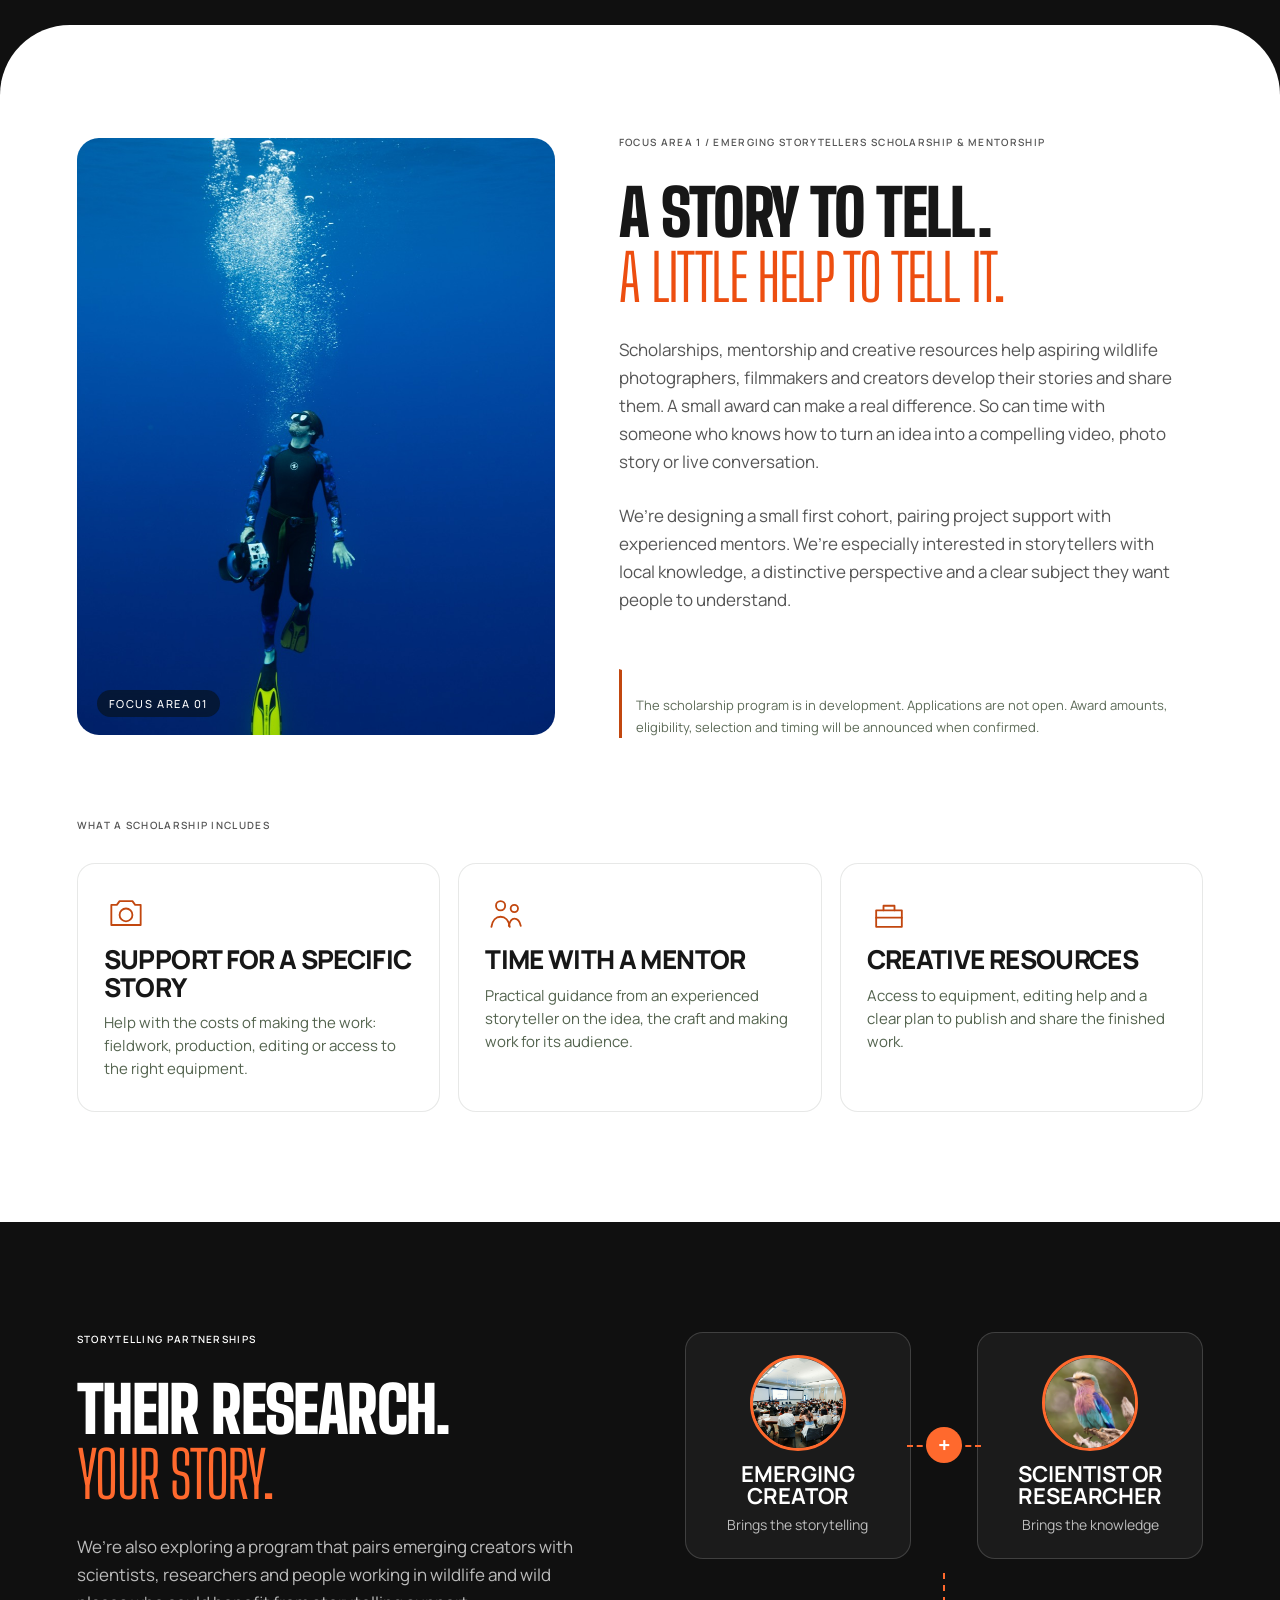
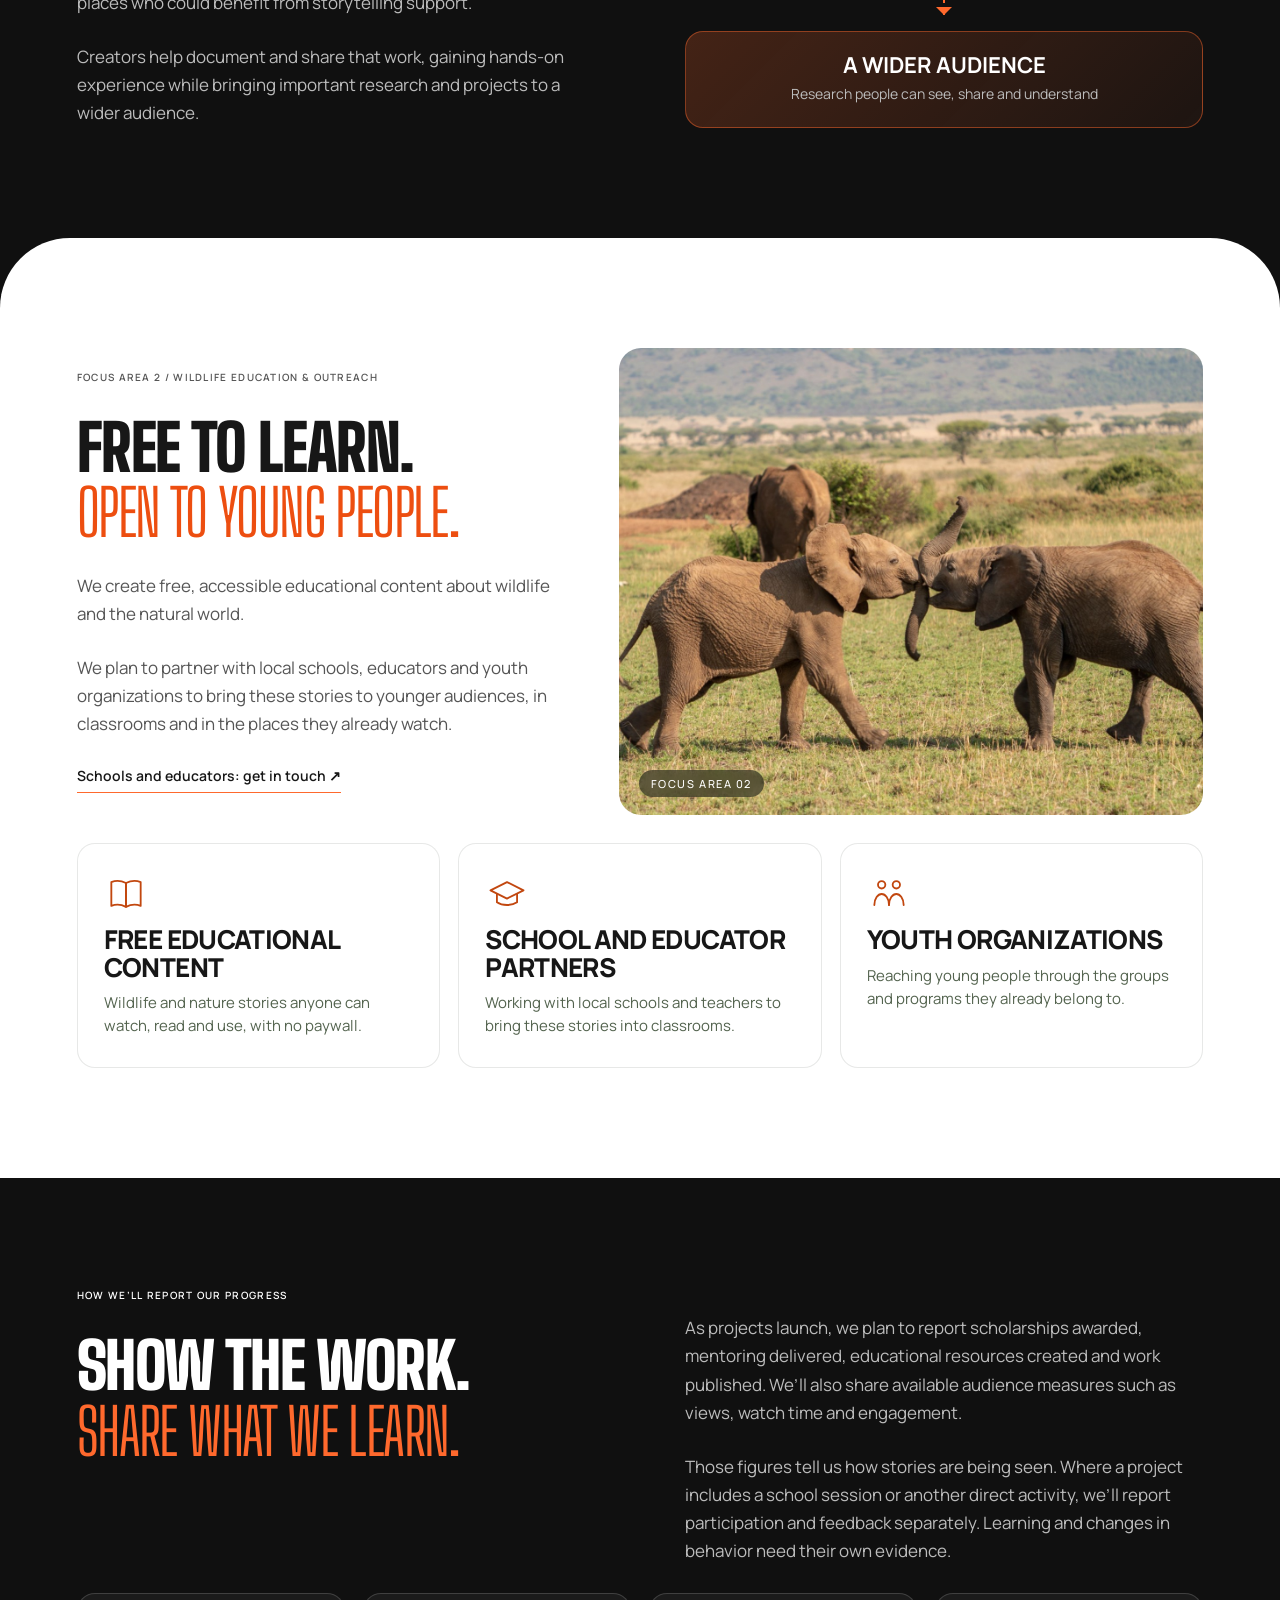
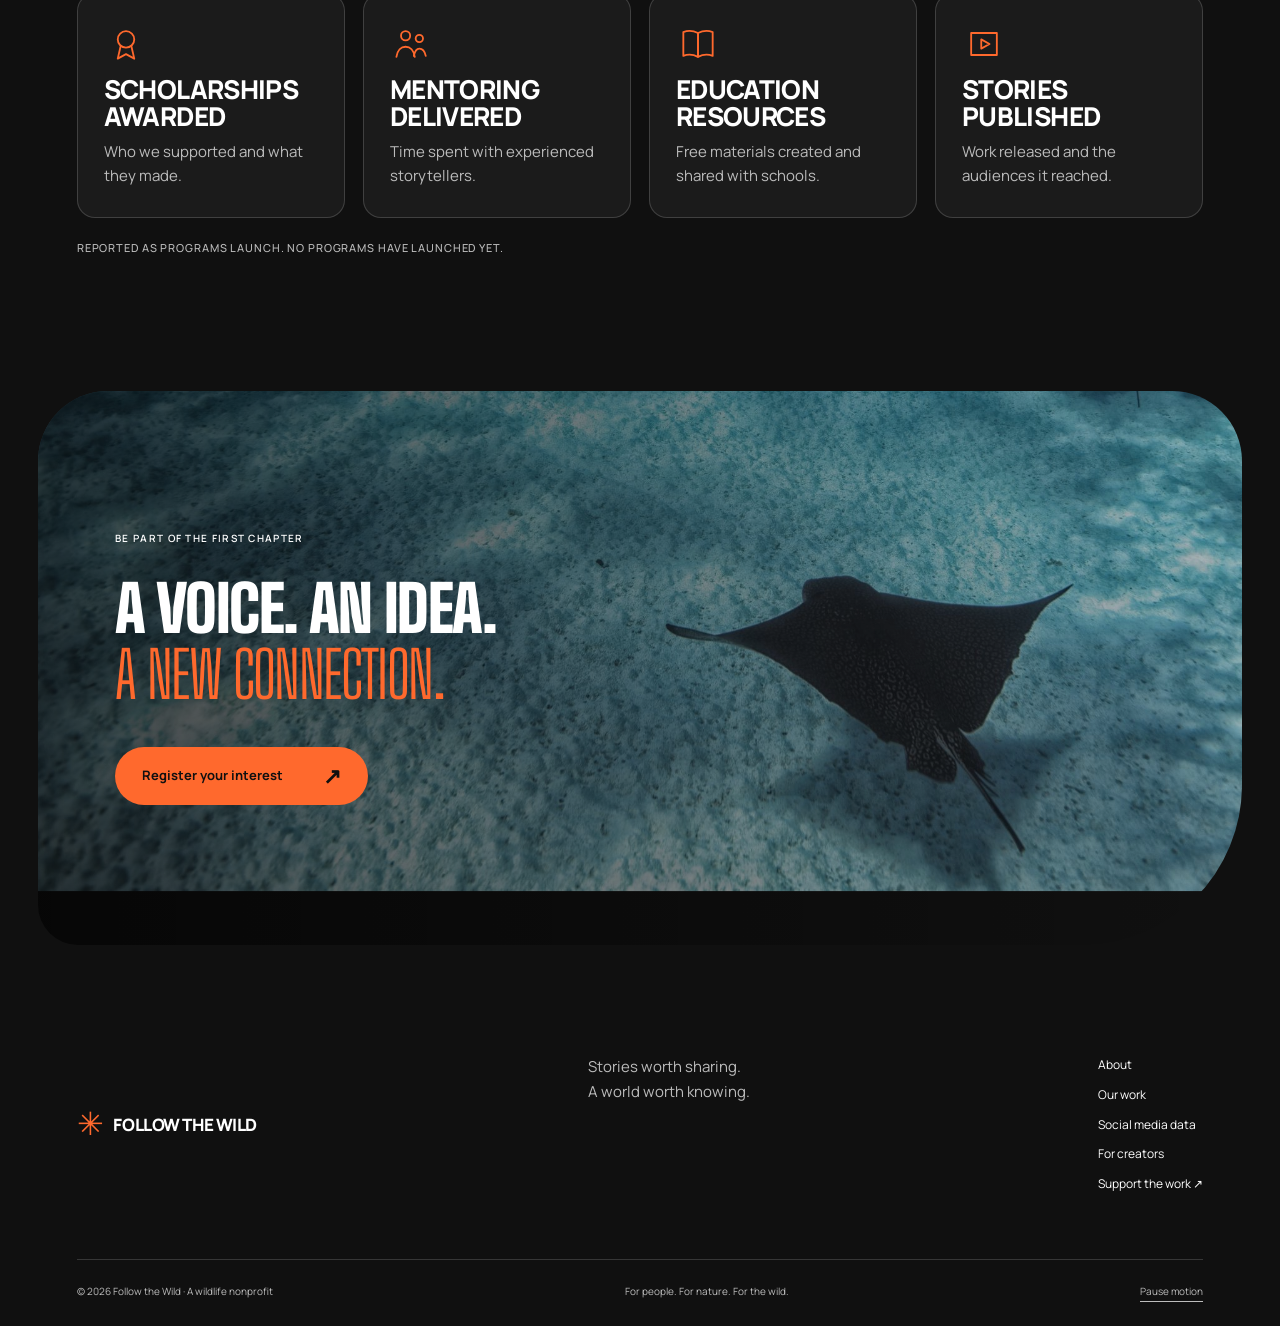
<file: programs.html>
<!doctype html>
<html lang="en"><head><meta charset="utf-8"><meta name="viewport" content="width=device-width, initial-scale=1"><title>Our work · Follow the Wild</title><meta name="description" content="Emerging Storytellers Scholarship &amp; Mentorship, storytelling partnerships with scientists, and free Wildlife Education &amp; Outreach."><meta property="og:title" content="Our work · Follow the Wild"><meta property="og:description" content="Emerging Storytellers Scholarship &amp; Mentorship, storytelling partnerships with scientists, and free Wildlife Education &amp; Outreach."><meta property="og:image" content="https://followthewild.org/assets/share.jpg"><meta name="theme-color" content="#101b16"><link rel="canonical" href="https://followthewild.org/programs.html"><link rel="preconnect" href="https://fonts.googleapis.com"><link rel="preconnect" href="https://fonts.gstatic.com" crossorigin><link href="https://fonts.googleapis.com/css2?family=Manrope:wght@400;500;600;700;800&display=swap" rel="stylesheet"><link rel="stylesheet" href="assets/site.87edfcbe4a2d.css"><link rel="stylesheet" href="assets/organic.5ba958a516ce.css"><script src="assets/site.c8171e35bf1b.js" defer></script><link rel="stylesheet" href="https://fonts.googleapis.com/css2?family=Big+Shoulders+Display:wght@900&display=swap"></head>
<body class="inner-page"><a class="skip" href="#main">Skip to content</a><header class="site-nav"><a class="brand" href="index.html?release=20261113-1"><svg class="brand-paw" viewBox="0 0 24 28" aria-hidden="true"><g fill="currentColor"><ellipse cx="12" cy="19" rx="6" ry="5.5"/><ellipse cx="4.2" cy="11" rx="2.2" ry="3"/><ellipse cx="9" cy="6" rx="2.3" ry="3.2"/><ellipse cx="15" cy="6" rx="2.3" ry="3.2"/><ellipse cx="19.8" cy="11" rx="2.2" ry="3"/></g></svg> FOLLOW THE WILD</a><nav aria-label="Main navigation"><a href="about.html?release=20261113-1">About</a><a href="programs.html?release=20261113-1" aria-current="page">Our work</a><a href="why-it-matters.html?release=20261113-1">Social media data</a><a class="creator-nav" href="get-involved.html?release=20261113-1">For creators</a><a class="button small" href="support.html?release=20261113-1">Support us</a></nav><button class="menu-toggle" aria-expanded="false" aria-controls="mobile-nav">Menu +</button></header><nav id="mobile-nav" class="mobile-nav" aria-label="Mobile navigation" hidden><a href="about.html?release=20261113-1">About</a><a href="programs.html?release=20261113-1" aria-current="page">Our work</a><a href="why-it-matters.html?release=20261113-1">Social media data</a><a href="get-involved.html?release=20261113-1">For creators</a><a href="support.html?release=20261113-1">Support us</a></nav><main id="main"><section class="page-hero"><img src="assets/photos/filmmaker-river.jpg" alt="" class="hero-image"><div class="wrap"><p class="eyebrow">Our work / In development</p><h1>Small beginnings.<br><em>Stories that travel.</em></h1><p class="intro">Two areas of focus: scholarships and mentorship for emerging wildlife storytellers, and free wildlife education for young people.</p></div></section><section class="section wk-overview"><div class="wrap"><p class="eyebrow">Two areas of focus</p><h2 class="reveal">What we’re<br><em>building first.</em></h2><div class="wk-cards">
<a class="wk-card reveal" href="#scholarship"><img src="assets/photos/kids-explorers.jpg" alt="Two kids exploring outdoors with a map and a camera" loading="lazy"><div class="wk-card-body"><span class="wk-num">01</span><h3>Emerging Storytellers Scholarship &amp; Mentorship</h3><p>Scholarships, mentors and creative resources for aspiring wildlife photographers, filmmakers and creators.</p><span class="wk-go">See the program ↓</span></div></a>
<a class="wk-card reveal" href="#education"><img src="assets/photos/class-outdoors.jpg" alt="A teacher and students testing pond water outdoors" loading="lazy"><div class="wk-card-body"><span class="wk-num">02</span><h3>Wildlife Education &amp; Outreach</h3><p>Free wildlife education, made with schools, educators and youth organizations.</p><span class="wk-go">See the program ↓</span></div></a>
</div></div></section><section class="section light wk-feature" id="scholarship"><div class="wrap"><div class="wk-split"><figure class="wk-photo reveal"><img style="object-position:50% 60%" src="assets/photos/diver.jpg" alt="An underwater filmmaker rising toward the surface with a camera" loading="lazy"><figcaption>Focus area 01</figcaption></figure><div><p class="eyebrow">Focus area 1 / Emerging Storytellers Scholarship &amp; Mentorship</p><h2 class="reveal">A story to tell.<br><em>A little help to tell it.</em></h2><p class="body-copy">Scholarships, mentorship and creative resources help aspiring wildlife photographers, filmmakers and creators develop their stories and share them. A small award can make a real difference. So can time with someone who knows how to turn an idea into a compelling video, photo story or live conversation.</p><p class="body-copy">We’re designing a small first cohort, pairing project support with experienced mentors. We’re especially interested in storytellers with local knowledge, a distinctive perspective and a clear subject they want people to understand.</p><p class="funding-stage">The scholarship program is in development. Applications are not open. Award amounts, eligibility, selection and timing will be announced when confirmed.</p></div></div><p class="eyebrow wk-sub">What a scholarship includes</p><div class="wk-tiles"><article class="wk-tile reveal"><svg class="wk-icon" viewBox="0 0 48 48" aria-hidden="true"><path d="M8 14h6l3-4h14l3 4h6v22H8z"/><circle cx="24" cy="25" r="7"/></svg><h3>Support for a specific story</h3><p>Help with the costs of making the work: fieldwork, production, editing or access to the right equipment.</p></article><article class="wk-tile reveal"><svg class="wk-icon" viewBox="0 0 48 48" aria-hidden="true"><circle cx="17" cy="15" r="5"/><circle cx="32" cy="18" r="4"/><path d="M7 38c1-7 5-11 10-11s9 4 10 11"/><path d="M26 37c1-5 3-8 6-8s6 3 7 8"/></svg><h3>Time with a mentor</h3><p>Practical guidance from an experienced storyteller on the idea, the craft and making work for its audience.</p></article><article class="wk-tile reveal"><svg class="wk-icon" viewBox="0 0 48 48" aria-hidden="true"><path d="M10 20h28v18H10z"/><path d="M18 20v-5h12v5"/><path d="M10 28h28"/></svg><h3>Creative resources</h3><p>Access to equipment, editing help and a clear plan to publish and share the finished work.</p></article></div></div></section><section class="section wk-pair" id="partnerships"><div class="wrap two-col"><div><p class="eyebrow">Storytelling partnerships</p><h2 class="reveal">Their research.<br><em>Your story.</em></h2><p class="body-copy">We’re also exploring a program that pairs emerging creators with scientists, researchers and people working in wildlife and wild places who could benefit from storytelling support.</p><p class="body-copy">Creators help document and share that work, gaining hands-on experience while bringing important research and projects to a wider audience.</p></div><div class="wk-diagram reveal" aria-label="An emerging creator and a scientist work together to reach a wider audience"><div class="wk-node"><img src="assets/photos/creators-talk.jpg" alt=""><b>Emerging creator</b><span>Brings the storytelling</span></div><div class="wk-link" aria-hidden="true"><i></i><em>+</em></div><div class="wk-node"><img src="assets/photos/lilac-roller-square.jpg" alt=""><b>Scientist or researcher</b><span>Brings the knowledge</span></div><div class="wk-arrow" aria-hidden="true"></div><div class="wk-node wk-result"><b>A wider audience</b><span>Research people can see, share and understand</span></div></div></div></section><section class="section light wk-feature" id="education"><div class="wrap"><div class="wk-split wk-flip"><figure class="wk-photo reveal"><img src="assets/photos/field/elephants-play.jpg" alt="Young elephants playing together" loading="lazy"><figcaption>Focus area 02</figcaption></figure><div><p class="eyebrow">Focus area 2 / Wildlife Education &amp; Outreach</p><h2 class="reveal">Free to learn.<br><em>Open to young people.</em></h2><p class="body-copy">We create free, accessible educational content about wildlife and the natural world.</p><p class="body-copy">We plan to partner with local schools, educators and youth organizations to bring these stories to younger audiences, in classrooms and in the places they already watch.</p><a class="text-link" href="get-involved.html?release=20261113-1">Schools and educators: get in touch ↗</a></div></div><div class="wk-tiles"><article class="wk-tile reveal"><svg class="wk-icon" viewBox="0 0 48 48" aria-hidden="true"><path d="M8 11c5-2 10-2 16 1v26c-6-3-11-3-16-1z"/><path d="M40 11c-5-2-10-2-16 1v26c6-3 11-3 16-1z"/></svg><h3>Free educational content</h3><p>Wildlife and nature stories anyone can watch, read and use, with no paywall.</p></article><article class="wk-tile reveal"><svg class="wk-icon" viewBox="0 0 48 48" aria-hidden="true"><path d="M6 20 24 11l18 9-18 9z"/><path d="M13 24v9c6 4 16 4 22 0v-9"/></svg><h3>School and educator partners</h3><p>Working with local schools and teachers to bring these stories into classrooms.</p></article><article class="wk-tile reveal"><svg class="wk-icon" viewBox="0 0 48 48" aria-hidden="true"><circle cx="16" cy="14" r="4"/><circle cx="32" cy="14" r="4"/><path d="M8 36c0-7 4-12 8-12s8 5 8 12"/><path d="M24 36c0-7 4-12 8-12s8 5 8 12"/></svg><h3>Youth organizations</h3><p>Reaching young people through the groups and programs they already belong to.</p></article></div></div></section><section class="section wk-report"><div class="wrap"><div class="two-col"><div><p class="eyebrow">How we’ll report our progress</p><h2 class="reveal">Show the work.<br><em>Share what we learn.</em></h2></div><div><p class="body-copy">As projects launch, we plan to report scholarships awarded, mentoring delivered, educational resources created and work published. We’ll also share available audience measures such as views, watch time and engagement.</p><p class="body-copy">Those figures tell us how stories are being seen. Where a project includes a school session or another direct activity, we’ll report participation and feedback separately. Learning and changes in behavior need their own evidence.</p></div></div><div class="wk-tiles"><article class="wk-tile reveal"><svg class="wk-icon" viewBox="0 0 48 48" aria-hidden="true"><circle cx="24" cy="19" r="9"/><path d="M18 27l-3 13 9-5 9 5-3-13"/></svg><h3>Scholarships awarded</h3><p>Who we supported and what they made.</p></article><article class="wk-tile reveal"><svg class="wk-icon" viewBox="0 0 48 48" aria-hidden="true"><circle cx="17" cy="15" r="5"/><circle cx="32" cy="18" r="4"/><path d="M7 38c1-7 5-11 10-11s9 4 10 11"/><path d="M26 37c1-5 3-8 6-8s6 3 7 8"/></svg><h3>Mentoring delivered</h3><p>Time spent with experienced storytellers.</p></article><article class="wk-tile reveal"><svg class="wk-icon" viewBox="0 0 48 48" aria-hidden="true"><path d="M8 11c5-2 10-2 16 1v26c-6-3-11-3-16-1z"/><path d="M40 11c-5-2-10-2-16 1v26c6-3 11-3 16-1z"/></svg><h3>Education resources</h3><p>Free materials created and shared with schools.</p></article><article class="wk-tile reveal"><svg class="wk-icon" viewBox="0 0 48 48" aria-hidden="true"><path d="M10 12h28v24H10z"/><path d="M21 19l9 5-9 5z"/></svg><h3>Stories published</h3><p>Work released and the audiences it reached.</p></article></div><p class="wk-note">Reported as programs launch. No programs have launched yet.</p></div></section><section class="closing"><img src="assets/photos/eagle-rays.jpg" alt="A group of spotted eagle rays gliding over white sand" loading="lazy"><div class="wrap"><p class="eyebrow">Be part of the first chapter</p><h2 class="reveal">A voice. An idea.<br><em>A new connection.</em></h2><a class="button" href="get-involved.html?release=20261113-1">Register your interest <span>↗</span></a></div></section></main><footer><div class="footer-top"><a class="brand" href="index.html?release=20261113-1"><span class="brand-symbol">✳</span> FOLLOW THE WILD</a><p>Stories worth sharing.<br>A world worth knowing.</p><div class="footer-links"><a href="about.html?release=20261113-1">About</a><a href="programs.html?release=20261113-1" aria-current="page">Our work</a><a href="why-it-matters.html?release=20261113-1">Social media data</a><a href="get-involved.html?release=20261113-1">For creators</a><a href="support.html?release=20261113-1">Support the work ↗</a></div></div><div class="footer-base"><span>© 2026 Follow the Wild · A wildlife nonprofit</span><span>For people. For nature. For the wild.</span><button id="motion-toggle" aria-pressed="false">Pause motion</button></div></footer></body></html>
</file>
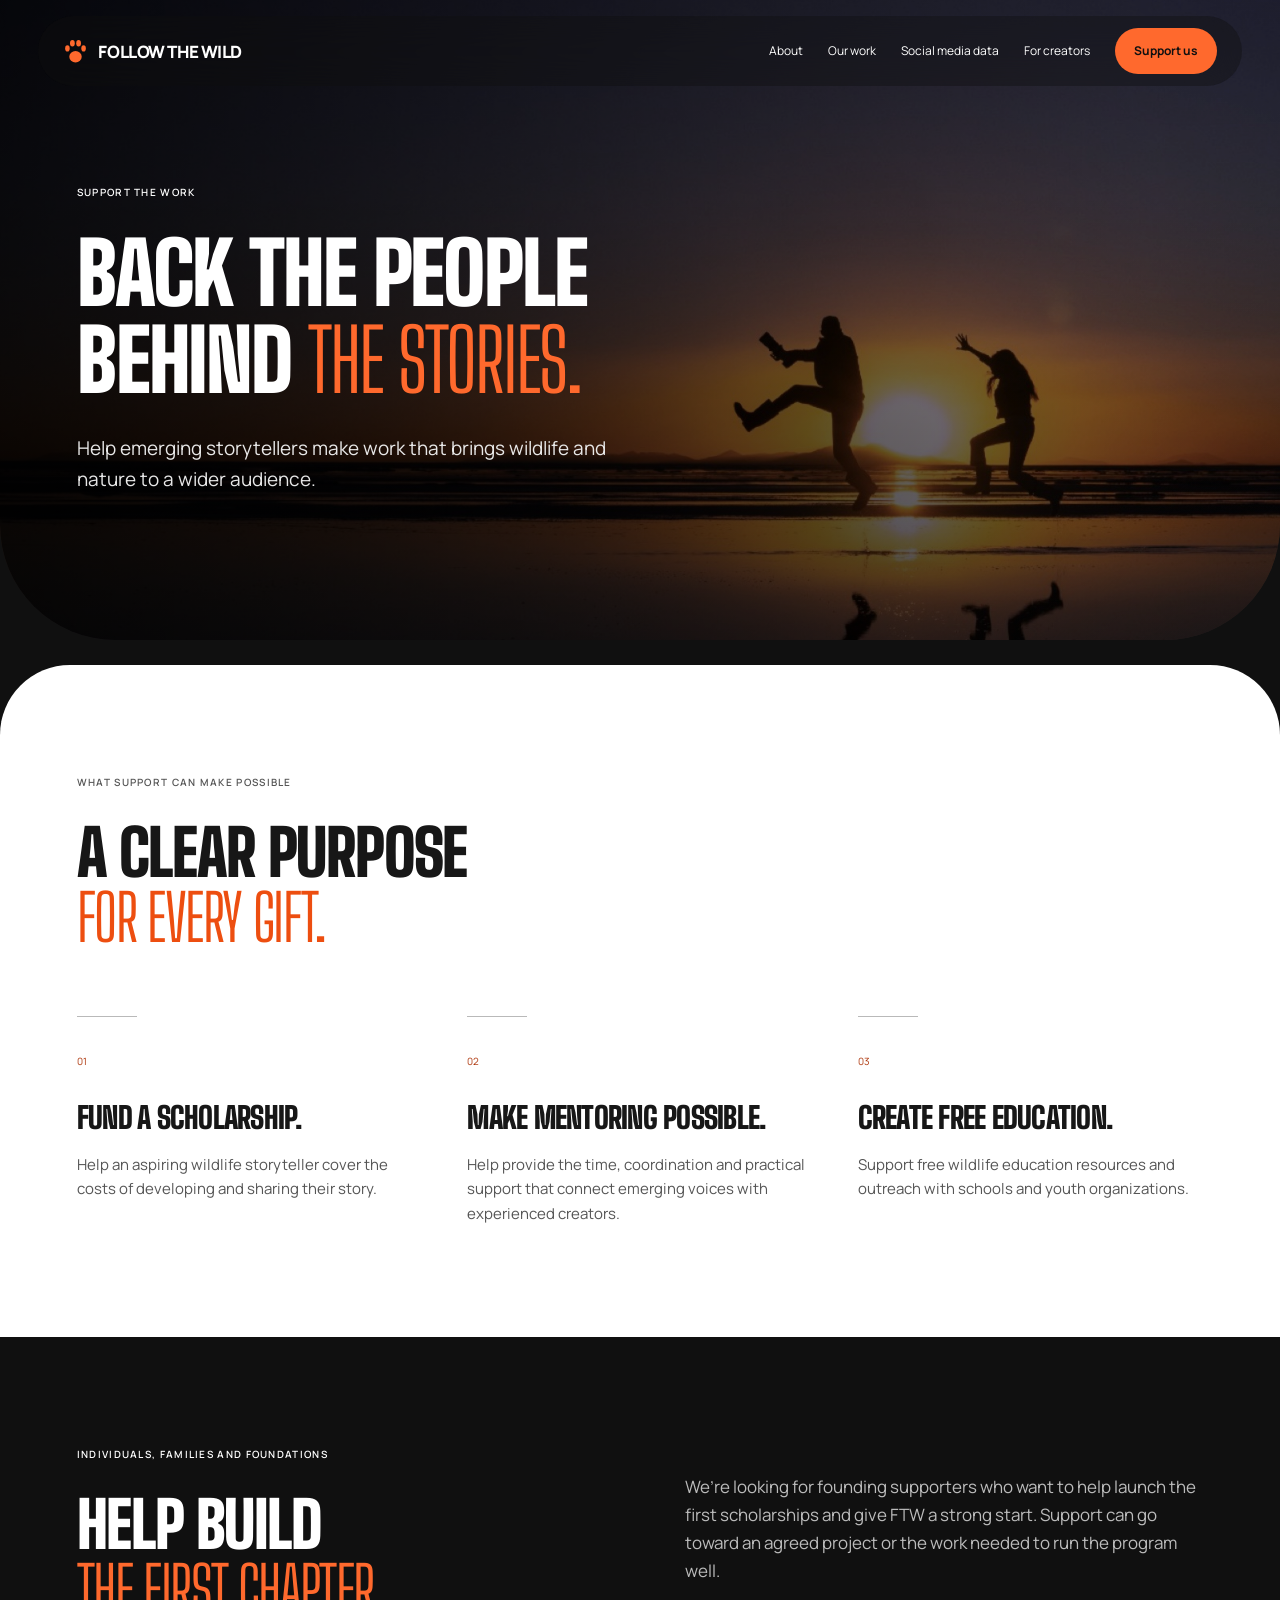
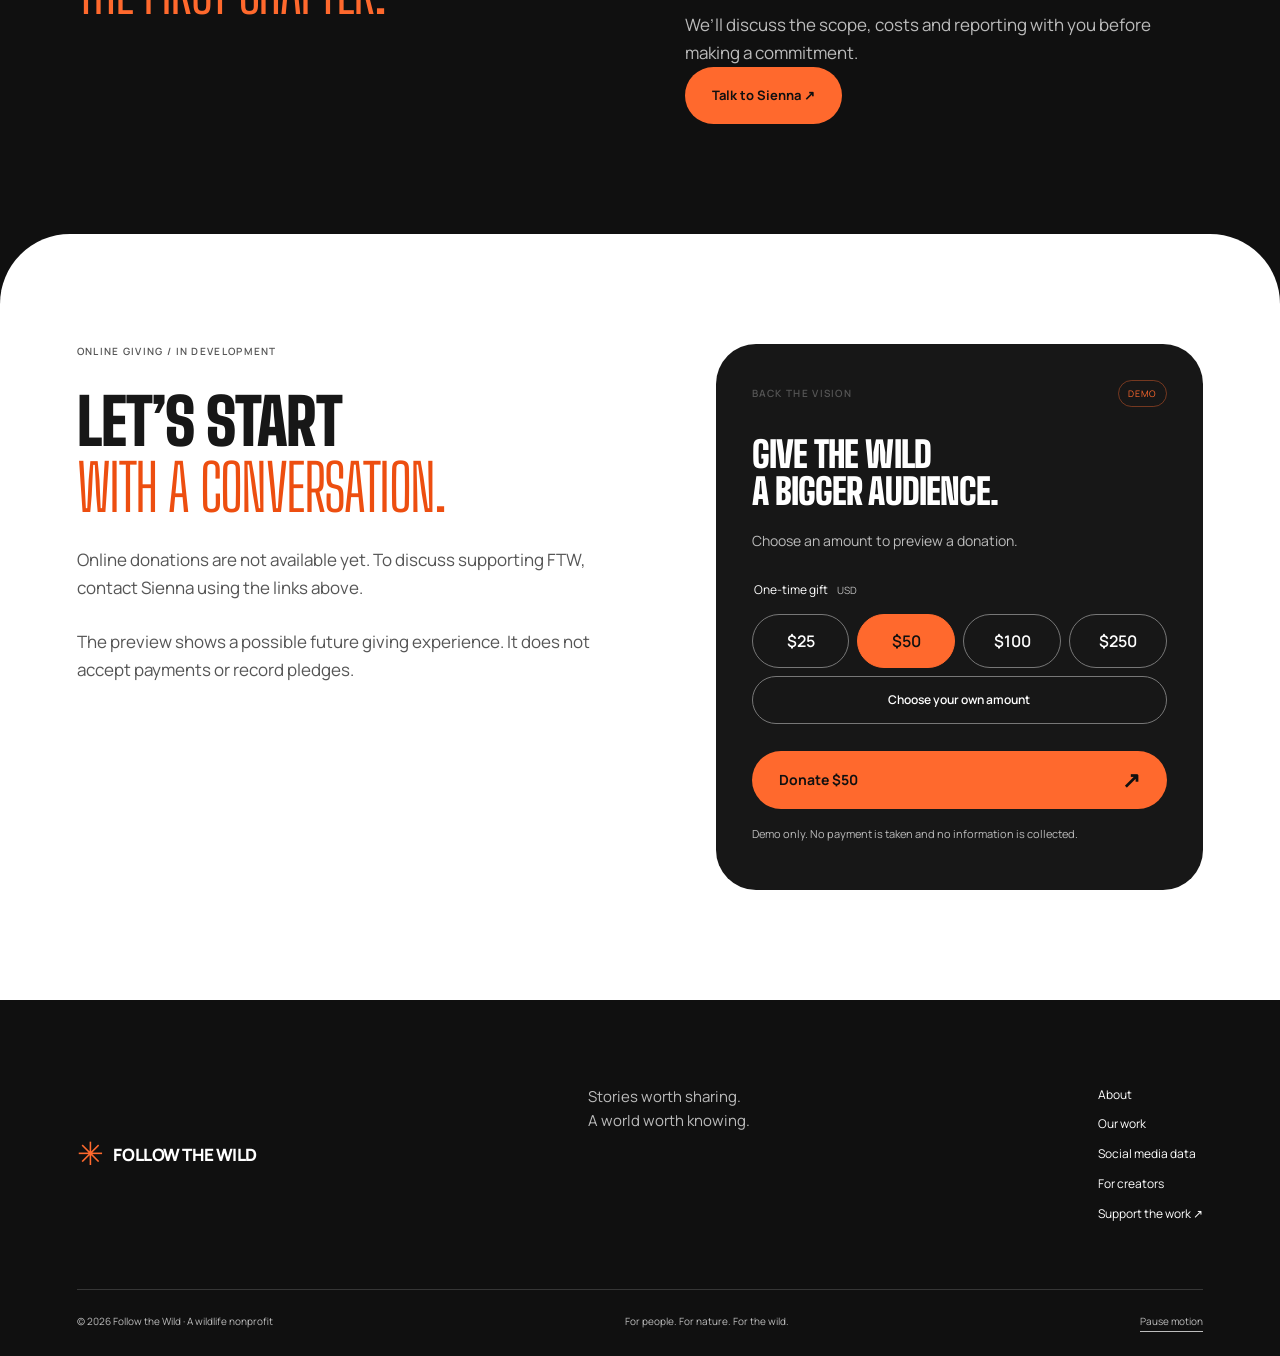
<file: support.html>
<!doctype html>
<html lang="en"><head><meta charset="utf-8"><meta name="viewport" content="width=device-width, initial-scale=1"><title>Support us · Follow the Wild</title><meta name="description" content="Support Follow The Wild scholarships, mentorship, free wildlife education and donated creative services. Contact the team to discuss support."><meta property="og:title" content="Support us · Follow the Wild"><meta property="og:description" content="Support Follow The Wild scholarships, mentorship, free wildlife education and donated creative services. Contact the team to discuss support."><meta property="og:image" content="https://followthewild.org/assets/share.jpg"><meta name="theme-color" content="#101b16"><link rel="canonical" href="https://followthewild.org/support.html"><link rel="preconnect" href="https://fonts.googleapis.com"><link rel="preconnect" href="https://fonts.gstatic.com" crossorigin><link href="https://fonts.googleapis.com/css2?family=Manrope:wght@400;500;600;700;800&display=swap" rel="stylesheet"><link rel="stylesheet" href="assets/site.87edfcbe4a2d.css"><link rel="stylesheet" href="assets/organic.5ba958a516ce.css"><script src="assets/site.c8171e35bf1b.js" defer></script><link rel="stylesheet" href="https://fonts.googleapis.com/css2?family=Big+Shoulders+Display:wght@900&display=swap"></head>
<body class="inner-page"><a class="skip" href="#main">Skip to content</a><header class="site-nav"><a class="brand" href="index.html?release=20261113-1"><svg class="brand-paw" viewBox="0 0 24 28" aria-hidden="true"><g fill="currentColor"><ellipse cx="12" cy="19" rx="6" ry="5.5"/><ellipse cx="4.2" cy="11" rx="2.2" ry="3"/><ellipse cx="9" cy="6" rx="2.3" ry="3.2"/><ellipse cx="15" cy="6" rx="2.3" ry="3.2"/><ellipse cx="19.8" cy="11" rx="2.2" ry="3"/></g></svg> FOLLOW THE WILD</a><nav aria-label="Main navigation"><a href="about.html?release=20261113-1">About</a><a href="programs.html?release=20261113-1">Our work</a><a href="why-it-matters.html?release=20261113-1">Social media data</a><a class="creator-nav" href="get-involved.html?release=20261113-1">For creators</a><a class="button small" href="support.html?release=20261113-1">Support us</a></nav><button class="menu-toggle" aria-expanded="false" aria-controls="mobile-nav">Menu +</button></header><nav id="mobile-nav" class="mobile-nav" aria-label="Mobile navigation" hidden><a href="about.html?release=20261113-1">About</a><a href="programs.html?release=20261113-1">Our work</a><a href="why-it-matters.html?release=20261113-1">Social media data</a><a href="get-involved.html?release=20261113-1">For creators</a><a href="support.html?release=20261113-1">Support us</a></nav><main id="main"><section class="page-hero"><img src="assets/photos/sunset-leap.jpg" alt="" class="hero-image"><div class="wrap"><p class="eyebrow">Support the work</p><h1>Back the people<br>behind <em>the stories.</em></h1><p class="intro">Help emerging storytellers make work that brings wildlife and nature to a wider audience.</p></div></section><section class="section light"><div class="wrap"><p class="eyebrow">What support can make possible</p><h2 class="reveal">A clear purpose<br><em>for every gift.</em></h2><div class="steps"><article class="reveal"><span>01</span><h3>Fund a scholarship.</h3><p>Help an aspiring wildlife storyteller cover the costs of developing and sharing their story.</p></article><article class="reveal"><span>02</span><h3>Make mentoring possible.</h3><p>Help provide the time, coordination and practical support that connect emerging voices with experienced creators.</p></article><article class="reveal"><span>03</span><h3>Create free education.</h3><p>Support free wildlife education resources and outreach with schools and youth organizations.</p></article></div></div></section><section class="section "><div class="wrap two-col"><div><p class="eyebrow">Individuals, families and foundations</p><h2 class="reveal">Help build<br><em>the first chapter.</em></h2></div><div><p class="body-copy">We’re looking for founding supporters who want to help launch the first scholarships and give FTW a strong start. Support can go toward an agreed project or the work needed to run the program well.</p><p class="body-copy">We’ll discuss the scope, costs and reporting with you before making a commitment.</p><a class="button" href="mailto:sienna@mike-mcgovern.com?subject=Supporting%20Follow%20The%20Wild">Talk to Sienna ↗</a></div></div></section><section class="section light" id="donate"><div class="wrap donation-layout"><div><p class="eyebrow">Online giving / In development</p><h2>Let’s start<br><em>with a conversation.</em></h2><p class="body-copy">Online donations are not available yet. To discuss supporting FTW, contact Sienna using the links above.</p><p class="body-copy">The preview shows a possible future giving experience. It does not accept payments or record pledges.</p></div><div class="donation-card"><div class="donation-card-top"><span class="eyebrow">Back the vision</span><span class="demo-badge">DEMO</span></div><h3>Give the wild<br>a bigger audience.</h3><p>Choose an amount to preview a donation.</p><form id="donation-form"><fieldset><legend>One-time gift <span>USD</span></legend><div class="donation-amounts"><label><input type="radio" name="amount" value="25"><span>$25</span></label><label><input type="radio" name="amount" value="50" checked><span>$50</span></label><label><input type="radio" name="amount" value="100"><span>$100</span></label><label><input type="radio" name="amount" value="250"><span>$250</span></label><label class="custom-option"><input type="radio" name="amount" value="custom"><span>Choose your own amount</span></label></div></fieldset><div id="custom-amount-wrap" hidden><label for="custom-amount">Your amount in USD</label><input id="custom-amount" type="number" inputmode="decimal" min="1" step="0.01" placeholder="50.00" disabled></div><button class="button donation-submit" type="submit" disabled><span id="donate-label">Donate $50</span><span aria-hidden="true">↗</span></button><p class="donation-disclosure">Demo only. No payment is taken and no information is collected.</p><p id="donation-status" role="status"></p></form><noscript><p>This donation preview needs JavaScript. No donations can be processed here.</p></noscript></div></div></section><dialog id="donation-dialog" aria-labelledby="donation-dialog-title" aria-describedby="donation-dialog-description"><span class="demo-badge">DONATION PREVIEW</span><h2 id="donation-dialog-title">A gift for<br><em>the wild.</em></h2><p id="donation-preview-amount"></p><p id="donation-dialog-description">This is a demonstration of the donation experience. No payment has been taken, no pledge has been recorded, and no information has been collected.</p><button class="button" id="close-donation" type="button">Back to the vision <span aria-hidden="true">↗</span></button></dialog></main><footer><div class="footer-top"><a class="brand" href="index.html?release=20261113-1"><span class="brand-symbol">✳</span> FOLLOW THE WILD</a><p>Stories worth sharing.<br>A world worth knowing.</p><div class="footer-links"><a href="about.html?release=20261113-1">About</a><a href="programs.html?release=20261113-1">Our work</a><a href="why-it-matters.html?release=20261113-1">Social media data</a><a href="get-involved.html?release=20261113-1">For creators</a><a href="support.html?release=20261113-1">Support the work ↗</a></div></div><div class="footer-base"><span>© 2026 Follow the Wild · A wildlife nonprofit</span><span>For people. For nature. For the wild.</span><button id="motion-toggle" aria-pressed="false">Pause motion</button></div></footer></body></html>
</file>
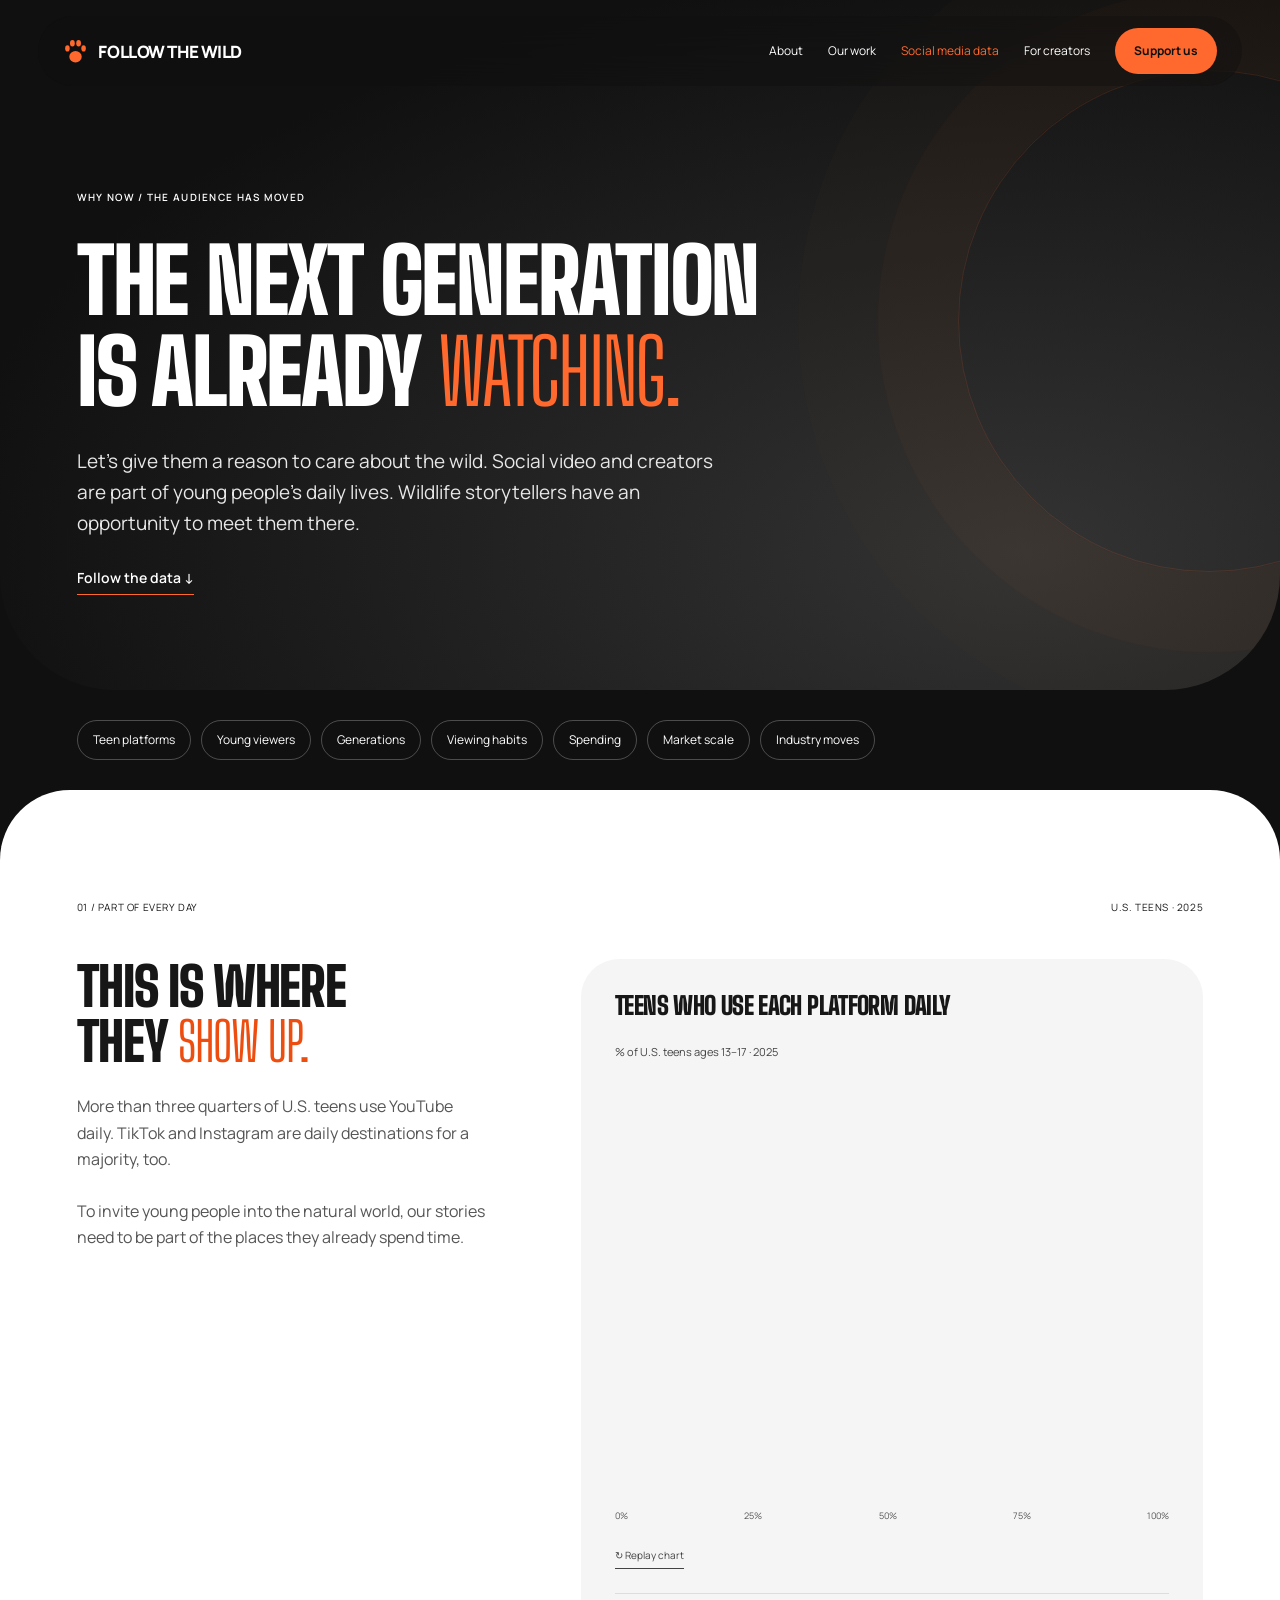
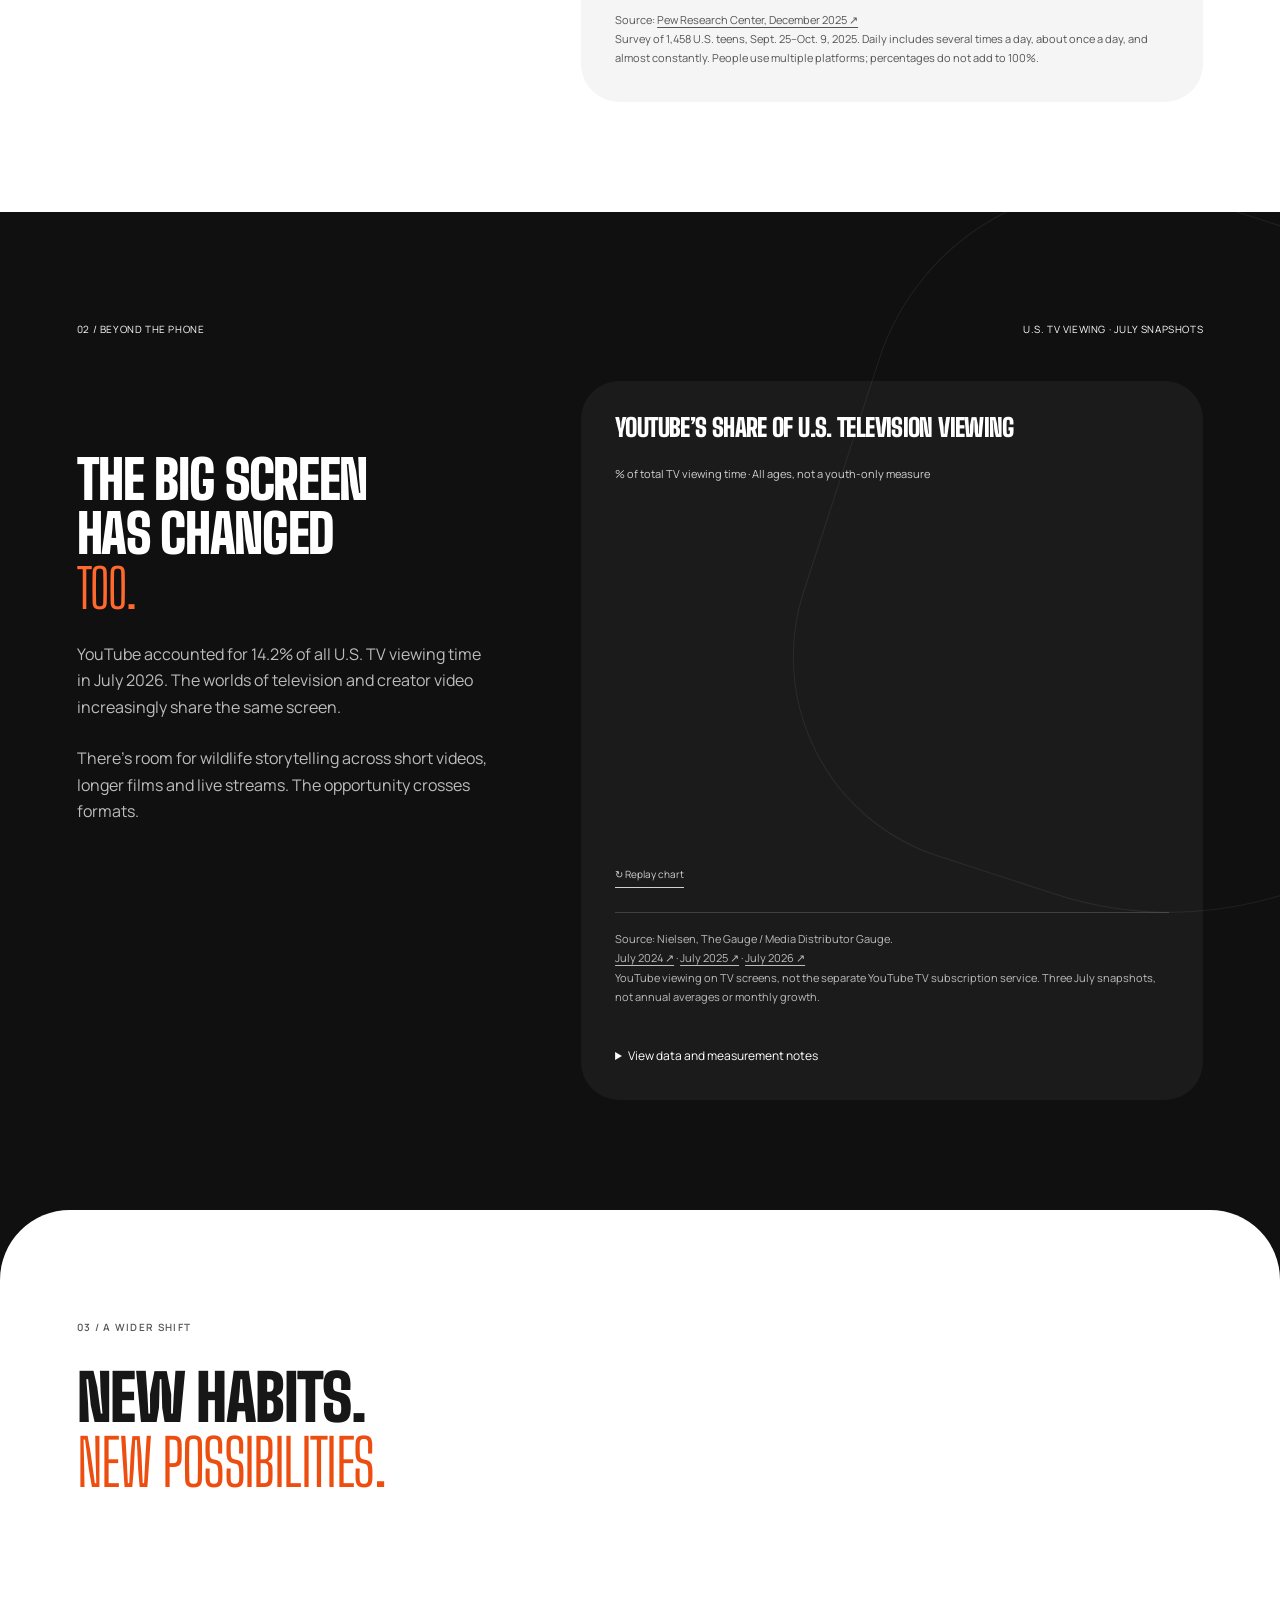
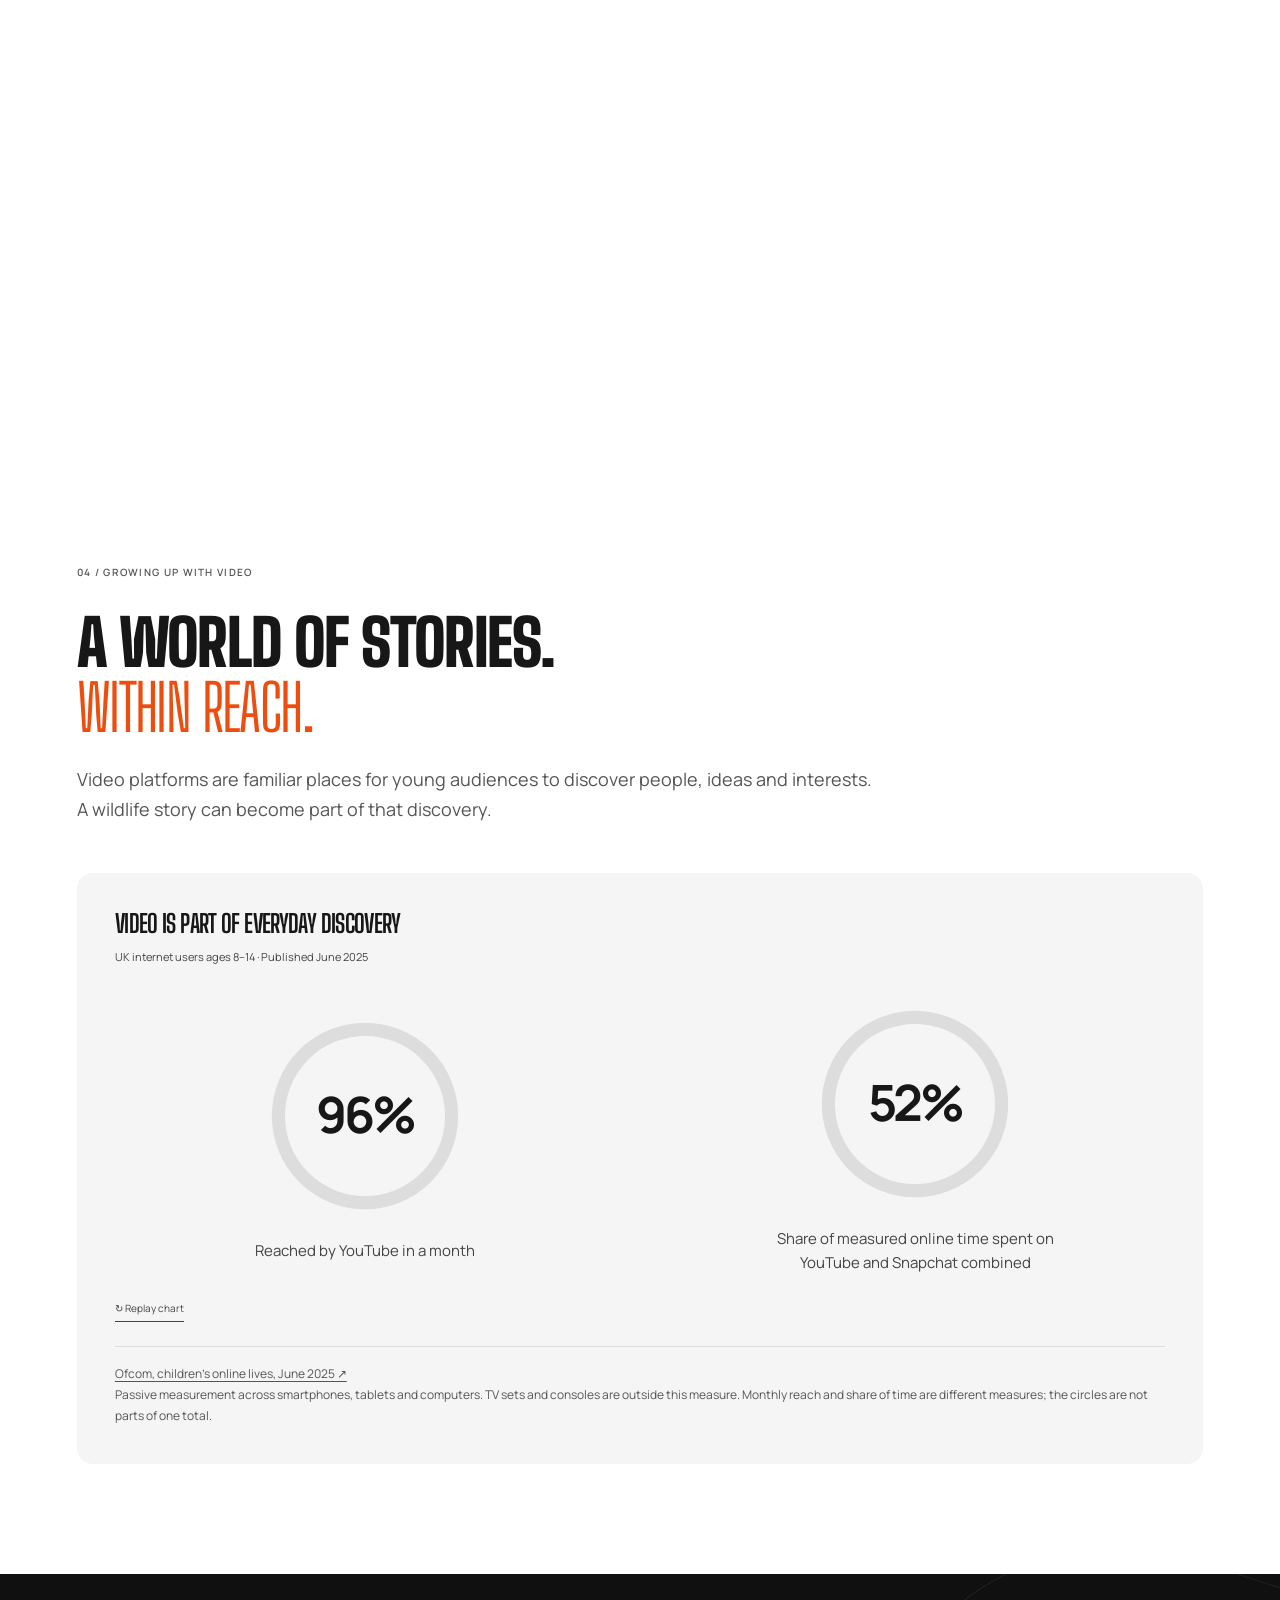
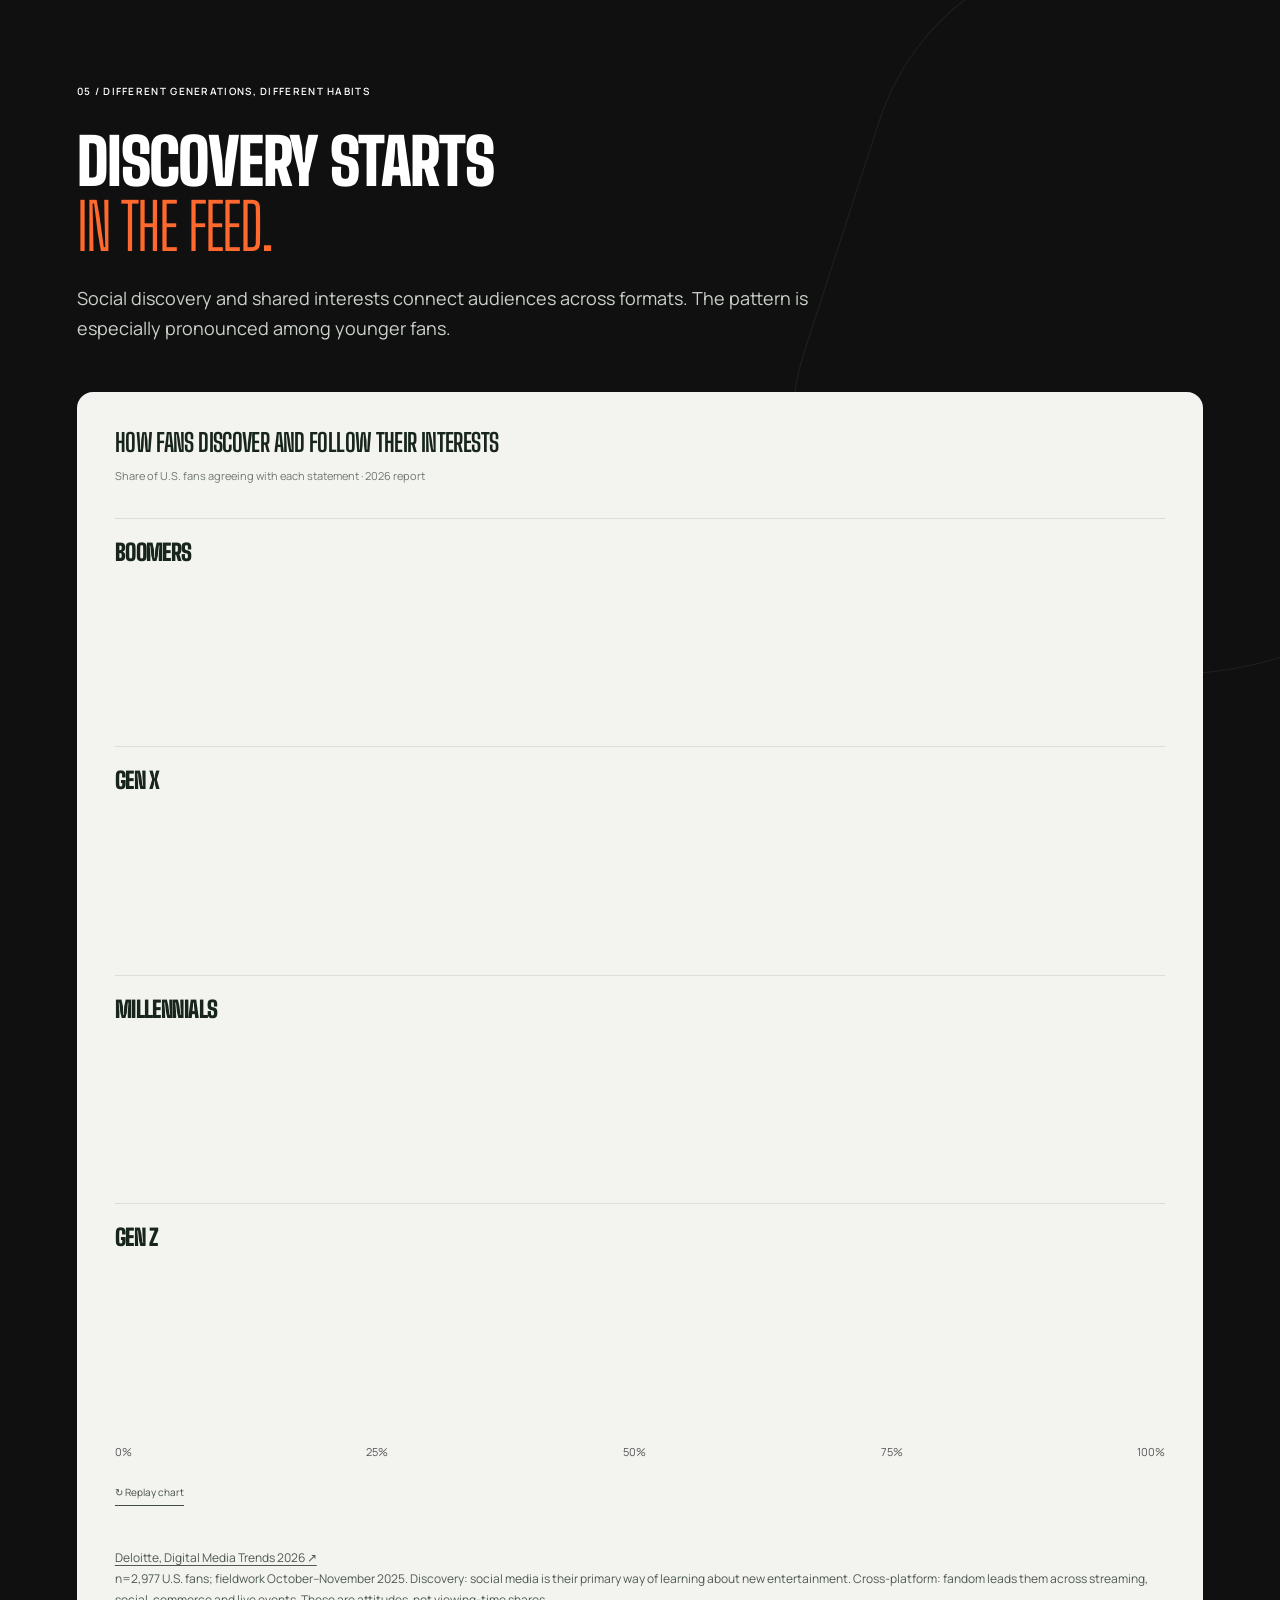
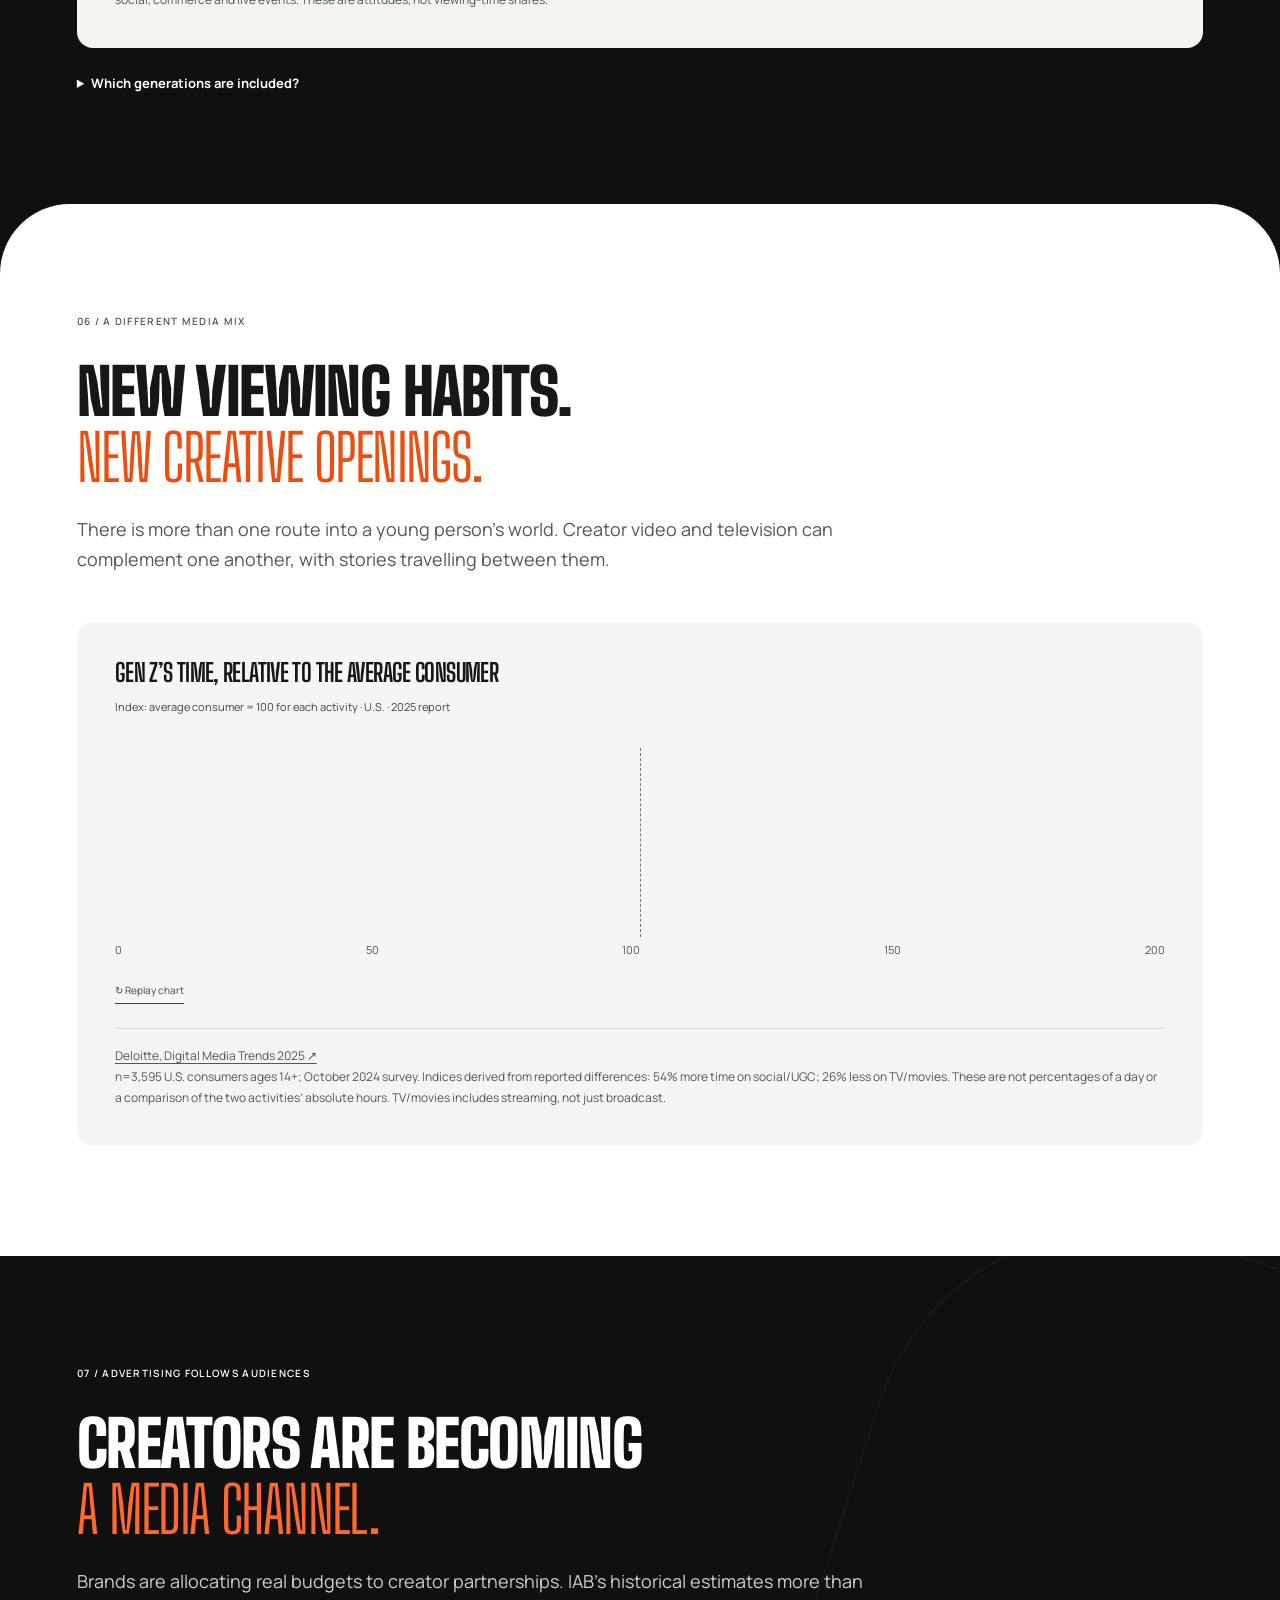
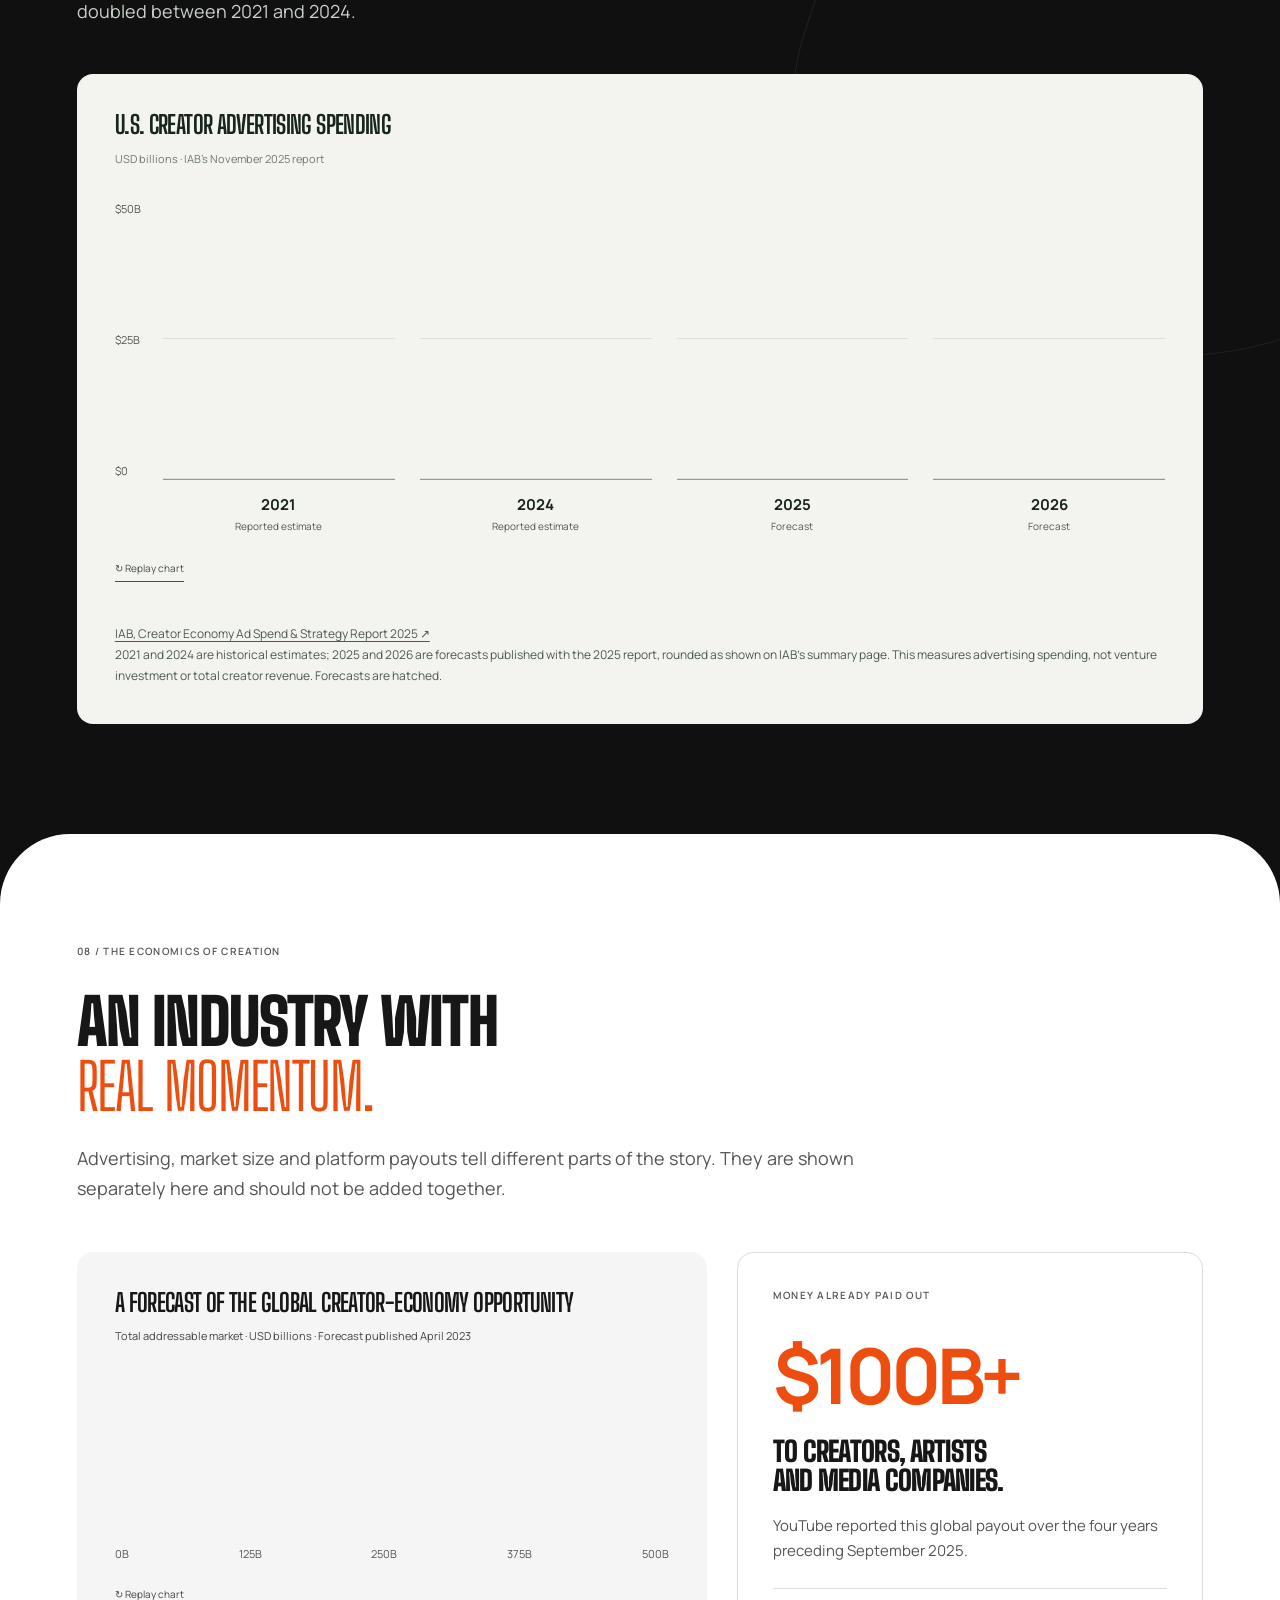
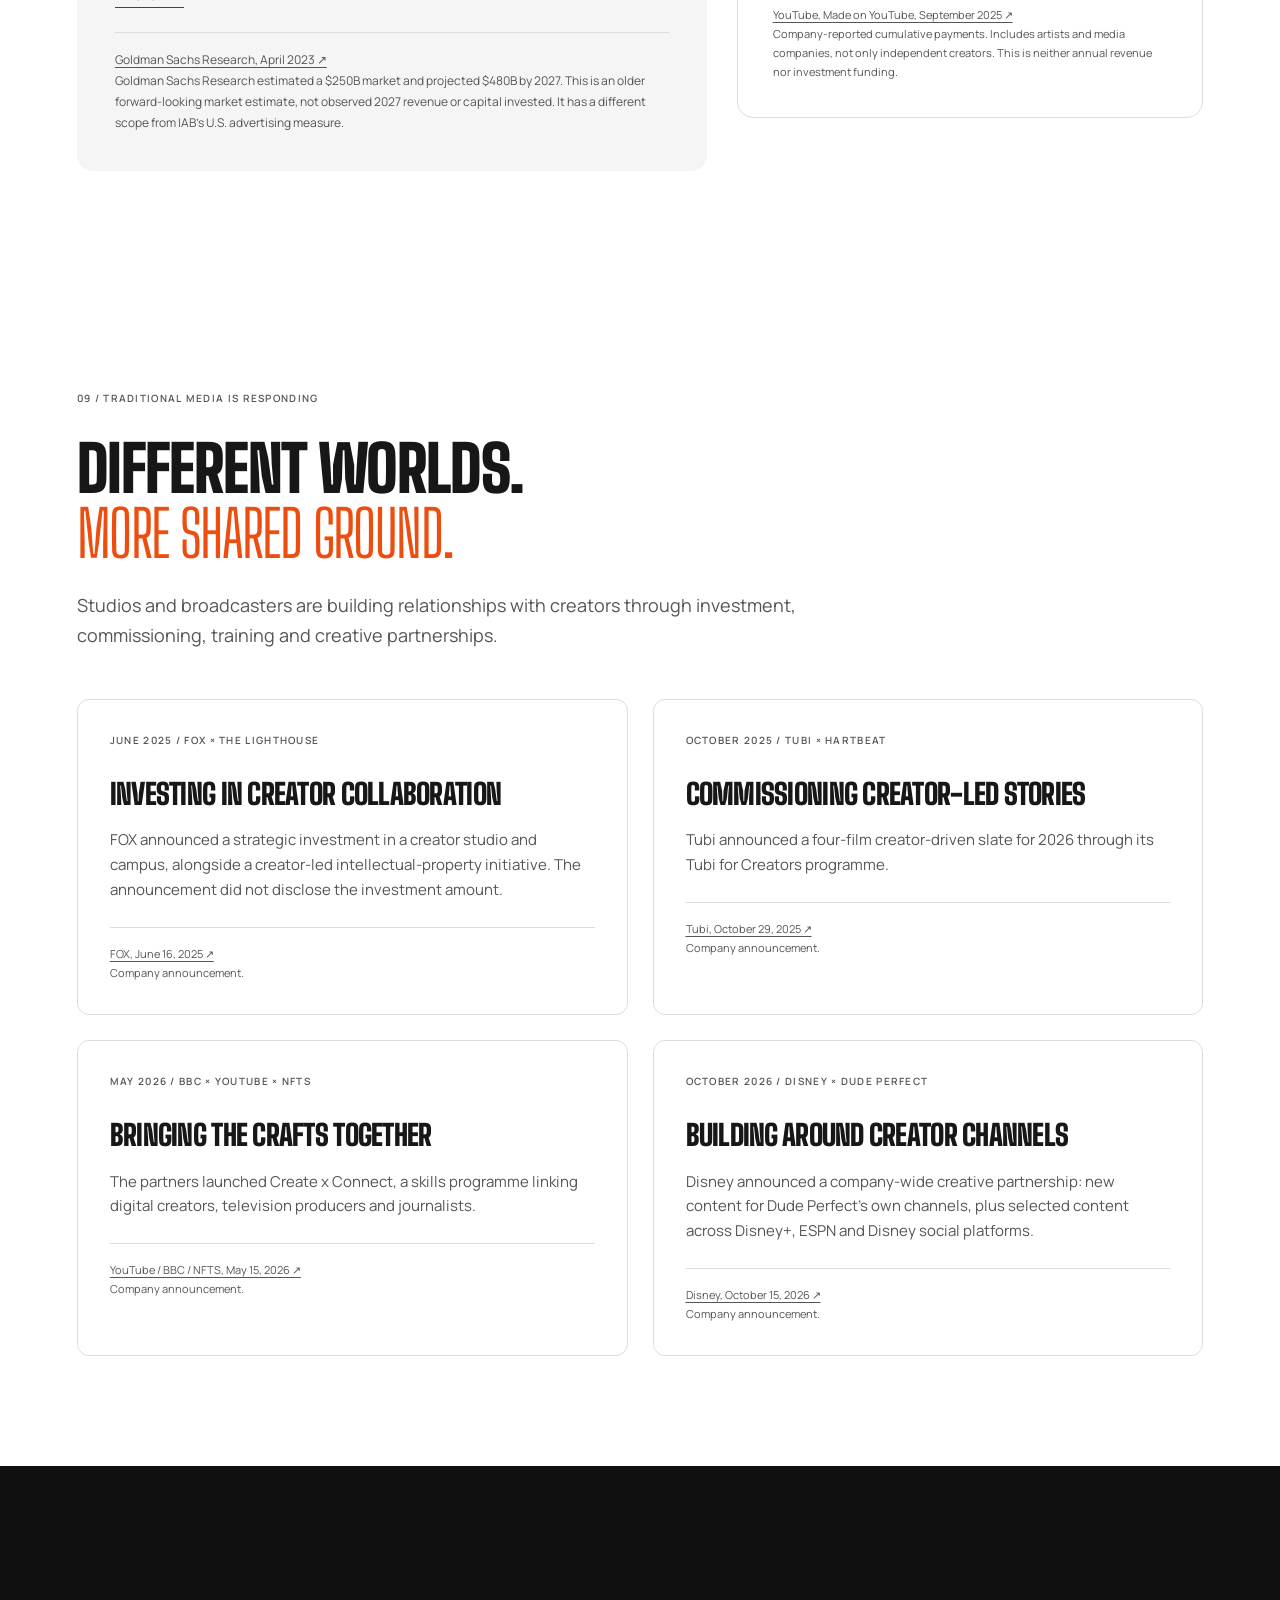
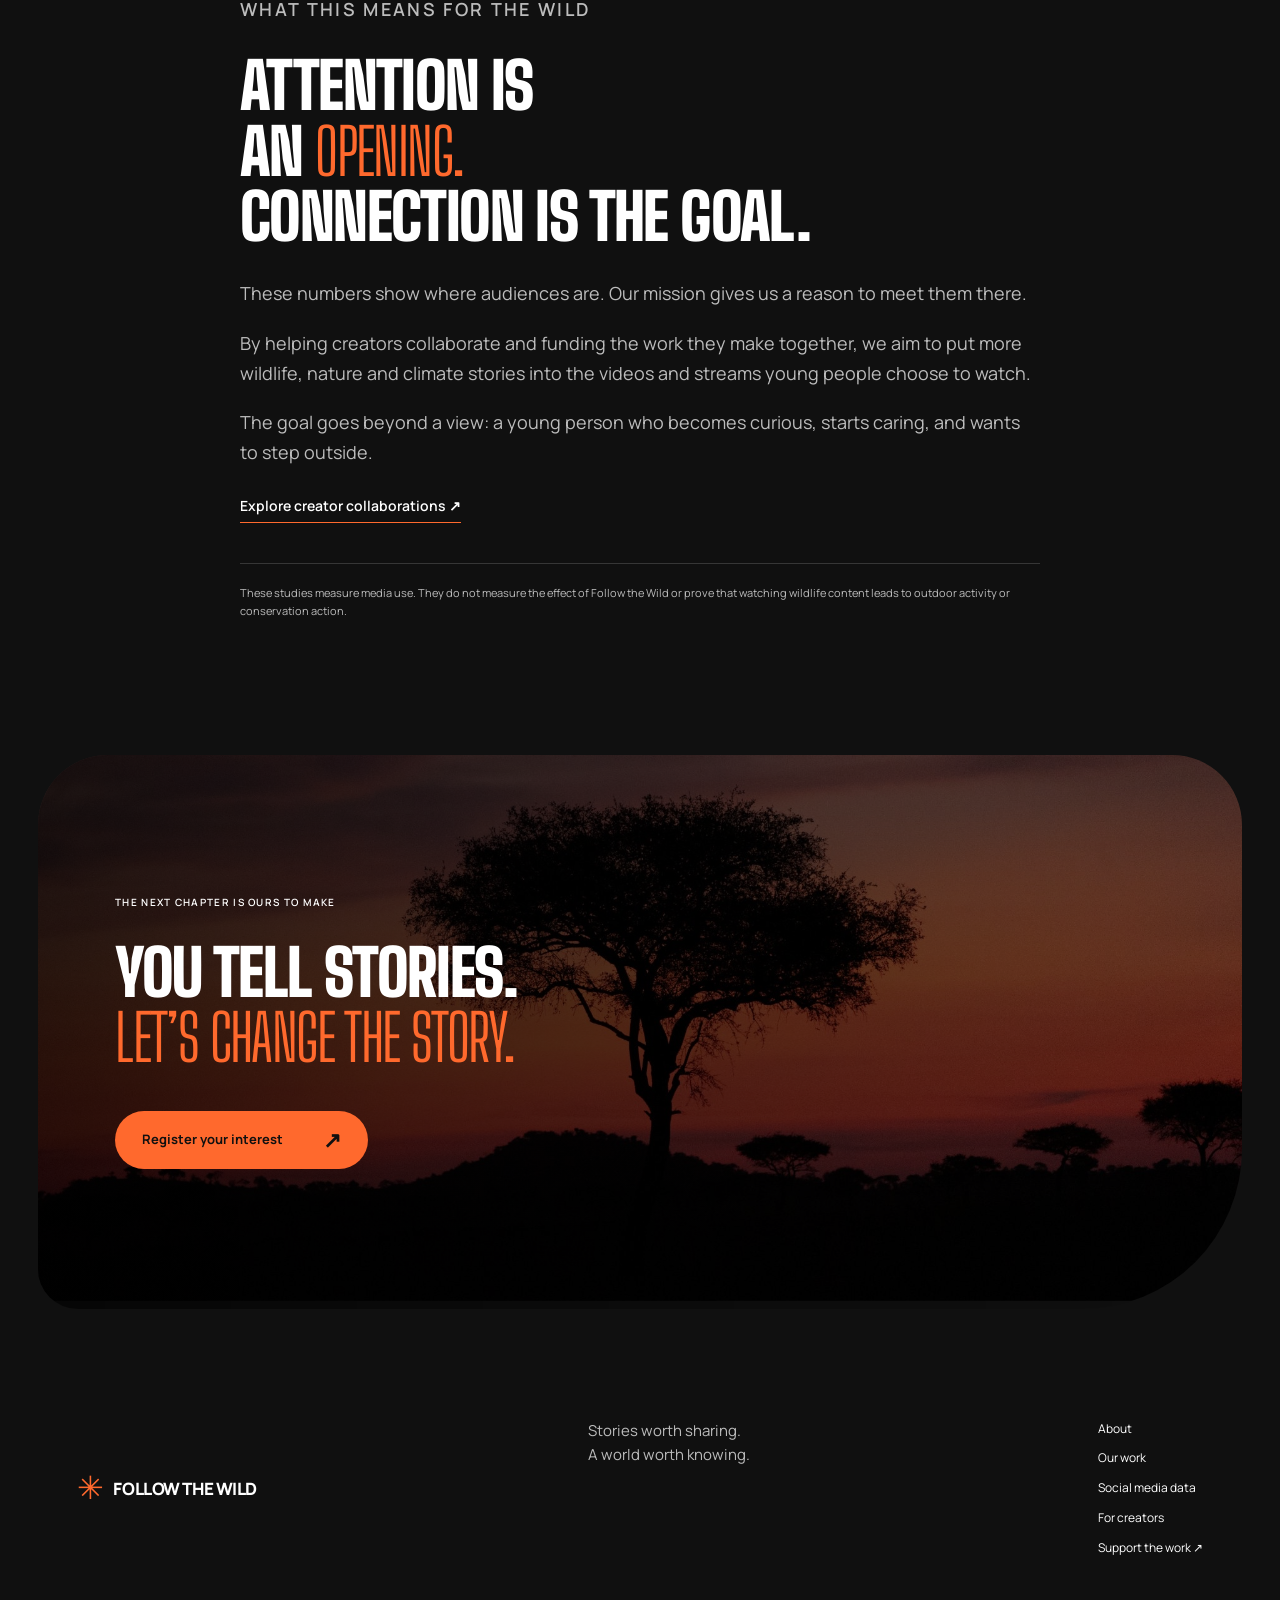
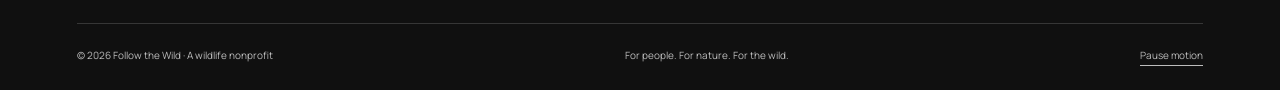
<file: why-it-matters.html>
<!doctype html>
<html lang="en"><head><meta charset="utf-8"><meta name="viewport" content="width=device-width, initial-scale=1"><title>Social media data · Follow the Wild</title><meta name="description" content="Explore sourced research on audience habits and creator platforms. These studies describe the opportunity for storytelling, not FTW program results."><meta property="og:title" content="Social media data · Follow the Wild"><meta property="og:description" content="Explore sourced research on audience habits and creator platforms. These studies describe the opportunity for storytelling, not FTW program results."><meta property="og:image" content="https://followthewild.org/assets/share.jpg"><meta name="theme-color" content="#101b16"><link rel="canonical" href="https://followthewild.org/why-it-matters.html"><link rel="preconnect" href="https://fonts.googleapis.com"><link rel="preconnect" href="https://fonts.gstatic.com" crossorigin><link href="https://fonts.googleapis.com/css2?family=Manrope:wght@400;500;600;700;800&display=swap" rel="stylesheet"><link rel="stylesheet" href="assets/site.87edfcbe4a2d.css"><link rel="stylesheet" href="assets/organic.5ba958a516ce.css"><script src="assets/site.c8171e35bf1b.js" defer></script><link rel="stylesheet" href="https://fonts.googleapis.com/css2?family=Big+Shoulders+Display:wght@900&display=swap"></head>
<body class="inner-page"><a class="skip" href="#main">Skip to content</a><header class="site-nav"><a class="brand" href="index.html?release=20261113-1"><svg class="brand-paw" viewBox="0 0 24 28" aria-hidden="true"><g fill="currentColor"><ellipse cx="12" cy="19" rx="6" ry="5.5"/><ellipse cx="4.2" cy="11" rx="2.2" ry="3"/><ellipse cx="9" cy="6" rx="2.3" ry="3.2"/><ellipse cx="15" cy="6" rx="2.3" ry="3.2"/><ellipse cx="19.8" cy="11" rx="2.2" ry="3"/></g></svg> FOLLOW THE WILD</a><nav aria-label="Main navigation"><a href="about.html?release=20261113-1">About</a><a href="programs.html?release=20261113-1">Our work</a><a href="why-it-matters.html?release=20261113-1" aria-current="page">Social media data</a><a class="creator-nav" href="get-involved.html?release=20261113-1">For creators</a><a class="button small" href="support.html?release=20261113-1">Support us</a></nav><button class="menu-toggle" aria-expanded="false" aria-controls="mobile-nav">Menu +</button></header><nav id="mobile-nav" class="mobile-nav" aria-label="Mobile navigation" hidden><a href="about.html?release=20261113-1">About</a><a href="programs.html?release=20261113-1">Our work</a><a href="why-it-matters.html?release=20261113-1" aria-current="page">Social media data</a><a href="get-involved.html?release=20261113-1">For creators</a><a href="support.html?release=20261113-1">Support us</a></nav><main id="main"><section class="why-hero"><div class="wrap"><p class="eyebrow">Why now / The audience has moved</p><h1>The next generation<br>is already <em>watching.</em></h1><p class="intro">Let’s give them a reason to care about the wild. Social video and creators are part of young people’s daily lives. Wildlife storytellers have an opportunity to meet them there.</p><a class="text-link" href="#daily">Follow the data ↓</a></div></section><nav class="research-nav wrap" aria-label="Explore social media research"><a href="#daily">Teen platforms</a><a href="#young-viewers">Young viewers</a><a href="#generations">Generations</a><a href="#media-time">Viewing habits</a><a href="#creator-spending">Spending</a><a href="#market-scale">Market scale</a><a href="#industry-moves">Industry moves</a></nav><section class="section light" id="daily"><div class="wrap"><div class="chapter"><span>01 / PART OF EVERY DAY</span><span>U.S. TEENS · 2025</span></div><div class="chart-layout"><div><h2 class="reveal">This is where<br>they <em>show up.</em></h2><p>More than three quarters of U.S. teens use YouTube daily. TikTok and Instagram are daily destinations for a majority, too.</p><p>To invite young people into the natural world, our stories need to be part of the places they already spend time.</p></div><div><h3 class="chart-head">Teens who use each platform daily</h3><div class="chart-sub">% of U.S. teens ages 13–17 · 2025</div><div class="chart" id="daily-chart" role="img" aria-label="Daily platform use among U.S. teens: YouTube 76 percent, TikTok 61 percent, Instagram 55 percent, Snapchat 46 percent, Facebook 20 percent."><div class="bar-row"><div class="bar-label"><span>YouTube</span><b>76%</b></div><div class="bar-track"><div class="bar-fill" style="--value:76%;--delay:0.0s"></div></div></div><div class="bar-row"><div class="bar-label"><span>TikTok</span><b>61%</b></div><div class="bar-track"><div class="bar-fill" style="--value:61%;--delay:0.12s"></div></div></div><div class="bar-row"><div class="bar-label"><span>Instagram</span><b>55%</b></div><div class="bar-track"><div class="bar-fill" style="--value:55%;--delay:0.24s"></div></div></div><div class="bar-row"><div class="bar-label"><span>Snapchat</span><b>46%</b></div><div class="bar-track"><div class="bar-fill" style="--value:46%;--delay:0.36s"></div></div></div><div class="bar-row"><div class="bar-label"><span>Facebook</span><b>20%</b></div><div class="bar-track"><div class="bar-fill" style="--value:20%;--delay:0.48s"></div></div></div><div class="chart-axis"><span>0%</span><span>25%</span><span>50%</span><span>75%</span><span>100%</span></div></div><button class="replay" data-replay="daily-chart">↻ Replay chart</button><div class="chart-source">Source: <a href="https://www.pewresearch.org/internet/2025/12/09/teens-social-media-and-ai-chatbots-2025/" target="_blank" rel="noopener">Pew Research Center, December 2025 ↗</a><br>Survey of 1,458 U.S. teens, Sept. 25–Oct. 9, 2025. Daily includes several times a day, about once a day, and almost constantly. People use multiple platforms; percentages do not add to 100%.</div></div></div></div></section><section class="section dark-chart"><div class="wrap"><div class="chapter"><span>02 / BEYOND THE PHONE</span><span>U.S. TV VIEWING · JULY SNAPSHOTS</span></div><div class="chart-layout"><div><h2 class="reveal">The big screen<br>has changed<br><em>too.</em></h2><p>YouTube accounted for 14.2% of all U.S. TV viewing time in July 2026. The worlds of television and creator video increasingly share the same screen.</p><p>There’s room for wildlife storytelling across short videos, longer films and live streams. The opportunity crosses formats.</p></div><div><h3 class="chart-head">YouTube’s share of U.S. television viewing</h3><div class="chart-sub">% of total TV viewing time · All ages, not a youth-only measure</div><div class="chart" id="tv-chart"><svg class="line-chart" viewBox="0 0 600 350" role="img" aria-labelledby="tv-chart-title tv-chart-desc"><title id="tv-chart-title">YouTube’s share of U.S. TV viewing</title><desc id="tv-chart-desc">July 2024: 10.4 percent. July 2025: 13.4 percent. July 2026: 14.2 percent. Annual July snapshots. Vertical axis runs from zero to sixteen percent.</desc><g class="grid"><path d="M55 290H570M55 225H570M55 160H570M55 95H570M55 30H570"/></g><g><text x="12" y="294">0%</text><text x="12" y="229">4%</text><text x="12" y="164">8%</text><text x="5" y="99">12%</text><text x="5" y="34">16%</text></g><path class="line-path" pathLength="1" d="M75 121L310 72.25L545 59.25"/><g><circle class="point" cx="75" cy="121" r="6"/><circle class="point" cx="310" cy="72.25" r="6"/><circle class="point" cx="545" cy="59.25" r="6"/><text class="value-label" x="75" y="99" text-anchor="middle">10.4%</text><text class="value-label" x="310" y="50" text-anchor="middle">13.4%</text><text class="value-label" x="545" y="37" text-anchor="middle">14.2%</text><text x="75" y="325" text-anchor="middle">JUL 2024</text><text x="310" y="325" text-anchor="middle">JUL 2025</text><text x="545" y="325" text-anchor="middle">JUL 2026</text></g></svg></div><button class="replay" data-replay="tv-chart">↻ Replay chart</button><div class="chart-source">Source: Nielsen, The Gauge / Media Distributor Gauge.<br><a href="https://www.nielsen.com/news-center/2024/july-exhibits-rare-upswing-in-tv-viewing-amplified-by-streaming-and-first-days-of-summer-olympics-according-to-nielsens-the-gauge/" target="_blank" rel="noopener">July 2024 ↗</a> · <a href="https://www.nielsen.com/news-center/2025/youtube-netflix-ride-the-wave-of-summer-streaming-highs-in-nielsens-media-distributor-gauge/" target="_blank" rel="noopener">July 2025 ↗</a> · <a href="https://www.nielsen.com/news-center/2026/tv-usage-kicks-usual-summer-slowdown-fueled-by-world-cup-and-streaming-in-nielsens-july-gauge-reports/" target="_blank" rel="noopener">July 2026 ↗</a><br>YouTube viewing on TV screens, not the separate YouTube TV subscription service. Three July snapshots, not annual averages or monthly growth.</div><details class="data-notes"><summary>View data and measurement notes</summary><table><thead><tr><th scope="col">Period</th><th scope="col">Share</th></tr></thead><tbody><tr><th scope="row">July 2024</th><td>10.4%</td></tr><tr><th scope="row">July 2025</th><td>13.4%</td></tr><tr><th scope="row">July 2026</th><td>14.2%</td></tr></tbody></table><p>Measured periods: July 1–28, 2024; June 30–July 27, 2025; June 29–July 26, 2026. Lines connect the three observed July snapshots. They do not establish what happened in the intervening months.</p></details></div></div></div></section><section class="section light"><div class="wrap"><p class="eyebrow">03 / A wider shift</p><h2 class="reveal">New habits.<br><em>New possibilities.</em></h2><div class="evidence-pair"><article class="reveal"><strong>1B+</strong><h3>Hours. On TVs. Every day.</h3><p>Viewers worldwide watched more than one billion hours of YouTube on television sets daily, according to YouTube’s December 2024 recap.</p><div class="chart-source">Global viewing time · Company-reported · December 2024<br><a href="https://blog.youtube/news-and-events/2024-recap-of-youtube-on-tv/" target="_blank" rel="noopener">YouTube’s TV recap ↗</a></div></article><article class="reveal"><strong><span data-count="45">45</span>%</strong><h3>Weekly broadcast TV reach.</h3><p>In the UK, 45% of 16–24-year-olds watched broadcast TV in a typical week in 2024. Reaching young people means looking beyond the traditional broadcast schedule.</p><div class="chart-source">UK ages 16–24 · Weekly reach · 2024 data<br><a href="https://www.ofcom.org.uk/media-use-and-attitudes/media-habits-adults/tuning-into-youtube-uks-media-habits-revealed?language=en" target="_blank" rel="noopener">Ofcom, Media Nations 2025 ↗</a></div></article></div></div></section><section class="section research-section light" id="young-viewers"><div class="wrap"><p class="eyebrow">04 / Growing up with video</p><h2 class="reveal">A world of stories.<br><em>Within reach.</em></h2><p class="research-intro">Video platforms are familiar places for young audiences to discover people, ideas and interests. A wildlife story can become part of that discovery.</p><div class="research-visual"><h3 class="chart-head">Video is part of everyday discovery</h3><p class="chart-sub">UK internet users ages 8–14 · Published June 2025</p><div class="chart" id="children-chart"><div class="donut-pair"><div class="donut-metric"><svg viewBox="0 0 160 160" aria-hidden="true"><circle class="donut-base" cx="80" cy="80" r="66"/><circle class="donut-arc" cx="80" cy="80" r="66" pathLength="100" style="--arc:96"/></svg><strong>96%</strong><p>Reached by YouTube in a month</p></div><div class="donut-metric"><svg viewBox="0 0 160 160" aria-hidden="true"><circle class="donut-base" cx="80" cy="80" r="66"/><circle class="donut-arc" cx="80" cy="80" r="66" pathLength="100" style="--arc:52"/></svg><strong>52%</strong><p>Share of measured online time spent on YouTube and Snapchat combined</p></div></div></div><button class="replay" data-replay="children-chart">↻ Replay chart</button><div class="chart-source"><a href="https://www.ofcom.org.uk/media-use-and-attitudes/media-habits-children/top-trends-from-our-latest-look-at-uk-childrens-online-lives" target="_blank" rel="noopener">Ofcom, children’s online lives, June 2025 ↗</a><br>Passive measurement across smartphones, tablets and computers. TV sets and consoles are outside this measure. Monthly reach and share of time are different measures; the circles are not parts of one total.</div></div></div></section><section class="section research-section dark-chart" id="generations"><div class="wrap"><p class="eyebrow">05 / Different generations, different habits</p><h2 class="reveal">Discovery starts<br><em>in the feed.</em></h2><p class="research-intro">Social discovery and shared interests connect audiences across formats. The pattern is especially pronounced among younger fans.</p><div class="research-visual"><h3 class="chart-head">How fans discover and follow their interests</h3><p class="chart-sub">Share of U.S. fans agreeing with each statement · 2026 report</p><div class="chart" id="generation-chart"><div class="generation-pair"><h4>Boomers</h4><div class="bar-row discovery-bar"><div class="bar-label"><span>Discover through social</span><b>23%</b></div><div class="bar-track"><div class="bar-fill" style="--value:23.00%"></div></div></div><div class="bar-row community-bar"><div class="bar-label"><span>Follow across platforms</span><b>30%</b></div><div class="bar-track"><div class="bar-fill" style="--value:30.00%"></div></div></div></div><div class="generation-pair"><h4>Gen X</h4><div class="bar-row discovery-bar"><div class="bar-label"><span>Discover through social</span><b>46%</b></div><div class="bar-track"><div class="bar-fill" style="--value:46.00%"></div></div></div><div class="bar-row community-bar"><div class="bar-label"><span>Follow across platforms</span><b>53%</b></div><div class="bar-track"><div class="bar-fill" style="--value:53.00%"></div></div></div></div><div class="generation-pair"><h4>Millennials</h4><div class="bar-row discovery-bar"><div class="bar-label"><span>Discover through social</span><b>68%</b></div><div class="bar-track"><div class="bar-fill" style="--value:68.00%"></div></div></div><div class="bar-row community-bar"><div class="bar-label"><span>Follow across platforms</span><b>67%</b></div><div class="bar-track"><div class="bar-fill" style="--value:67.00%"></div></div></div></div><div class="generation-pair"><h4>Gen Z</h4><div class="bar-row discovery-bar"><div class="bar-label"><span>Discover through social</span><b>73%</b></div><div class="bar-track"><div class="bar-fill" style="--value:73.00%"></div></div></div><div class="bar-row community-bar"><div class="bar-label"><span>Follow across platforms</span><b>71%</b></div><div class="bar-track"><div class="bar-fill" style="--value:71.00%"></div></div></div></div><div class="chart-axis"><span>0%</span><span>25%</span><span>50%</span><span>75%</span><span>100%</span></div></div><button class="replay" data-replay="generation-chart">↻ Replay chart</button><div class="chart-source"><a href="https://www.deloitte.com/us/en/insights/industry/technology/digital-media-trends-consumption-habits-survey.html" target="_blank" rel="noopener">Deloitte, Digital Media Trends 2026 ↗</a><br>n=2,977 U.S. fans; fieldwork October–November 2025. Discovery: social media is their primary way of learning about new entertainment. Cross-platform: fandom leads them across streaming, social, commerce and live events. These are attitudes, not viewing-time shares.</div></div><details class="research-notes"><summary>Which generations are included?</summary><p>Deloitte defines Gen Z as born 1997–2011, millennials 1983–1996, Gen X 1966–1982, and boomers 1947–1965. Gen Alpha is not included in this survey. The separate UK child study above uses ages, not generation labels. These studies cannot be combined into one population.</p></details></div></section><section class="section research-section light" id="media-time"><div class="wrap"><p class="eyebrow">06 / A different media mix</p><h2 class="reveal">New viewing habits.<br><em>New creative openings.</em></h2><p class="research-intro">There is more than one route into a young person’s world. Creator video and television can complement one another, with stories travelling between them.</p><div class="research-visual"><h3 class="chart-head">Gen Z’s time, relative to the average consumer</h3><p class="chart-sub">Index: average consumer = 100 for each activity · U.S. · 2025 report</p><div class="chart" id="time-chart"><div class="indexed-chart"><span class="index-baseline" aria-hidden="true"></span><div class="bar-row discovery-bar"><div class="bar-label"><span>Social media + user-generated video</span><b>154</b></div><div class="bar-track"><div class="bar-fill" style="--value:77.00%"></div></div></div><div class="bar-row community-bar"><div class="bar-label"><span>TV and movies</span><b>74</b></div><div class="bar-track"><div class="bar-fill" style="--value:37.00%"></div></div></div><div class="chart-axis"><span>0</span><span>50</span><span>100</span><span>150</span><span>200</span></div></div></div><button class="replay" data-replay="time-chart">↻ Replay chart</button><div class="chart-source"><a href="https://www.deloitte.com/us/en/insights/industry/technology/digital-media-trends-consumption-habits-survey/2025.html" target="_blank" rel="noopener">Deloitte, Digital Media Trends 2025 ↗</a><br>n=3,595 U.S. consumers ages 14+; October 2024 survey. Indices derived from reported differences: 54% more time on social/UGC; 26% less on TV/movies. These are not percentages of a day or a comparison of the two activities’ absolute hours. TV/movies includes streaming, not just broadcast.</div></div></div></section><section class="section research-section dark-chart" id="creator-spending"><div class="wrap"><p class="eyebrow">07 / Advertising follows audiences</p><h2 class="reveal">Creators are becoming<br><em>a media channel.</em></h2><p class="research-intro">Brands are allocating real budgets to creator partnerships. IAB’s historical estimates more than doubled between 2021 and 2024.</p><div class="research-visual"><h3 class="chart-head">U.S. creator advertising spending</h3><p class="chart-sub">USD billions · IAB’s November 2025 report</p><div class="chart" id="spend-chart"><div class="spend-scale" aria-hidden="true"><span>$50B</span><span>$25B</span><span>$0</span></div><div class="spend-columns"><div class="spend-column"><div class="column-space"><div class="column-fill " style="--height:27.800000000000004%;--column-delay:0.0s"><b>$13.9B</b></div></div><strong>2021</strong><span>Reported estimate</span></div><div class="spend-column"><div class="column-space"><div class="column-fill " style="--height:59.0%;--column-delay:0.12s"><b>$29.5B</b></div></div><strong>2024</strong><span>Reported estimate</span></div><div class="spend-column"><div class="column-space"><div class="column-fill forecast" style="--height:74.0%;--column-delay:0.24s"><b>$37B</b></div></div><strong>2025</strong><span>Forecast</span></div><div class="spend-column"><div class="column-space"><div class="column-fill forecast" style="--height:88.0%;--column-delay:0.36s"><b>$44B</b></div></div><strong>2026</strong><span>Forecast</span></div></div></div><button class="replay" data-replay="spend-chart">↻ Replay chart</button><div class="chart-source"><a href="https://www.iab.com/insights/2025-creator-economy-ad-spend-strategy-report/" target="_blank" rel="noopener">IAB, Creator Economy Ad Spend & Strategy Report 2025 ↗</a><br>2021 and 2024 are historical estimates; 2025 and 2026 are forecasts published with the 2025 report, rounded as shown on IAB’s summary page. This measures advertising spending, not venture investment or total creator revenue. Forecasts are hatched.</div></div></div></section><section class="section research-section light" id="market-scale"><div class="wrap"><p class="eyebrow">08 / The economics of creation</p><h2 class="reveal">An industry with<br><em>real momentum.</em></h2><p class="research-intro">Advertising, market size and platform payouts tell different parts of the story. They are shown separately here and should not be added together.</p><div class="market-pair"><div class="research-visual"><h3 class="chart-head">A forecast of the global creator-economy opportunity</h3><p class="chart-sub">Total addressable market · USD billions · Forecast published April 2023</p><div class="chart" id="market-chart"><div class="bar-row "><div class="bar-label"><span>2023 estimate</span><b>250B</b></div><div class="bar-track"><div class="bar-fill" style="--value:50.00%"></div></div></div><div class="bar-row forecast-row"><div class="bar-label"><span>2027 forecast</span><b>480B</b></div><div class="bar-track"><div class="bar-fill" style="--value:96.00%"></div></div></div><div class="chart-axis"><span>0B</span><span>125B</span><span>250B</span><span>375B</span><span>500B</span></div></div><button class="replay" data-replay="market-chart">↻ Replay chart</button><div class="chart-source"><a href="https://www.goldmansachs.com/insights/articles/the-creator-economy-could-approach-half-a-trillion-dollars-by-2027" target="_blank" rel="noopener">Goldman Sachs Research, April 2023 ↗</a><br>Goldman Sachs Research estimated a $250B market and projected $480B by 2027. This is an older forward-looking market estimate, not observed 2027 revenue or capital invested. It has a different scope from IAB’s U.S. advertising measure.</div></div><article class="payout-card reveal"><p class="eyebrow">Money already paid out</p><strong>$100B+</strong><h3>To creators, artists<br>and media companies.</h3><p>YouTube reported this global payout over the four years preceding September 2025.</p><div class="chart-source"><a href="https://blog.youtube/news-and-events/made-on-youtube-2025/" target="_blank" rel="noopener">YouTube, Made on YouTube, September 2025 ↗</a><br>Company-reported cumulative payments. Includes artists and media companies, not only independent creators. This is neither annual revenue nor investment funding.</div></article></div></div></section><section class="section research-section light" id="industry-moves"><div class="wrap"><p class="eyebrow">09 / Traditional media is responding</p><h2 class="reveal">Different worlds.<br><em>More shared ground.</em></h2><p class="research-intro">Studios and broadcasters are building relationships with creators through investment, commissioning, training and creative partnerships.</p><div class="industry-grid"><article class="industry-card reveal"><p class="eyebrow">June 2025 / FOX × The Lighthouse</p><h3>Investing in creator collaboration</h3><p>FOX announced a strategic investment in a creator studio and campus, alongside a creator-led intellectual-property initiative. The announcement did not disclose the investment amount.</p><div class="chart-source"><a href="https://www.foxcorporation.com/news/corp-press-releases/2025/fox-advertising-launches-enhanced-brand-storytelling-program-with-strategic-investment-in-the-lighthouse/" target="_blank" rel="noopener">FOX, June 16, 2025 ↗</a><br>Company announcement.</div></article><article class="industry-card reveal"><p class="eyebrow">October 2025 / Tubi × Hartbeat</p><h3>Commissioning creator-led stories</h3><p>Tubi announced a four-film creator-driven slate for 2026 through its Tubi for Creators programme.</p><div class="chart-source"><a href="https://corporate.tubitv.com/press/tubi-announces-four-film-slate-with-hartbeat-in-first-exclusive-creator-content-deal/" target="_blank" rel="noopener">Tubi, October 29, 2025 ↗</a><br>Company announcement.</div></article><article class="industry-card reveal"><p class="eyebrow">May 2026 / BBC × YouTube × NFTS</p><h3>Bringing the crafts together</h3><p>The partners launched Create x Connect, a skills programme linking digital creators, television producers and journalists.</p><div class="chart-source"><a href="https://blog.youtube/news-and-events/youtube-bbc-nfts-skills-program/" target="_blank" rel="noopener">YouTube / BBC / NFTS, May 15, 2026 ↗</a><br>Company announcement.</div></article><article class="industry-card reveal"><p class="eyebrow">October 2026 / Disney × Dude Perfect</p><h3>Building around creator channels</h3><p>Disney announced a company-wide creative partnership: new content for Dude Perfect’s own channels, plus selected content across Disney+, ESPN and Disney social platforms.</p><div class="chart-source"><a href="https://thewaltdisneycompany.com/news/dude-perfect-creative-partnership/" target="_blank" rel="noopener">Disney, October 15, 2026 ↗</a><br>Company announcement.</div></article></div></div></section><section class="section"><div class="wrap"><div class="reading"><p class="eyebrow">What this means for the wild</p><h2 class="reveal">Attention is<br>an <em>opening.</em><br>Connection is the goal.</h2><p>These numbers show where audiences are. Our mission gives us a reason to meet them there.</p><p>By helping creators collaborate and funding the work they make together, we aim to put more wildlife, nature and climate stories into the videos and streams young people choose to watch.</p><p>The goal goes beyond a view: a young person who becomes curious, starts caring, and wants to step outside.</p><a class="text-link" href="programs.html?release=20261113-1">Explore creator collaborations ↗</a><p class="method-note">These studies measure media use. They do not measure the effect of Follow the Wild or prove that watching wildlife content leads to outdoor activity or conservation action.</p></div></div></section><section class="closing"><img src="assets/photos/tree-sunset.jpg" alt="An acacia tree silhouetted against a red sunset" loading="lazy"><div class="wrap"><p class="eyebrow">The next chapter is ours to make</p><h2 class="reveal">You tell stories.<br><em>Let’s change the story.</em></h2><a class="button" href="get-involved.html?release=20261113-1">Register your interest <span>↗</span></a></div></section></main><footer><div class="footer-top"><a class="brand" href="index.html?release=20261113-1"><span class="brand-symbol">✳</span> FOLLOW THE WILD</a><p>Stories worth sharing.<br>A world worth knowing.</p><div class="footer-links"><a href="about.html?release=20261113-1">About</a><a href="programs.html?release=20261113-1">Our work</a><a href="why-it-matters.html?release=20261113-1" aria-current="page">Social media data</a><a href="get-involved.html?release=20261113-1">For creators</a><a href="support.html?release=20261113-1">Support the work ↗</a></div></div><div class="footer-base"><span>© 2026 Follow the Wild · A wildlife nonprofit</span><span>For people. For nature. For the wild.</span><button id="motion-toggle" aria-pressed="false">Pause motion</button></div></footer></body></html>
</file>
<file: assets/site.87edfcbe4a2d.css>
:root{--bg:#101b16;
  --panel:#17271f;
  --ink:#eff0e8;
  --muted:#abb8ad;
  --orange:#ff692d;
  --paper:#e9ede4;
  --dark:#17251c;
  --rule:rgba(225,235,219,.18);
  --display:'Big Shoulders Display',Impact,'Arial Narrow',sans-serif;
  --body:'Public Sans',Arial,sans-serif;
  --mono:'IBM Plex Mono',monospace;
  color-scheme:dark}
*{box-sizing:border-box}
html{scroll-behavior:smooth;
  scroll-padding-top:100px}
body{margin:0;
  background:var(--bg);
  color:var(--ink);
  font:400 16px/1.65 var(--body);
  overflow-x:hidden}
a{color:inherit;
  text-decoration:none}
button,input,textarea{font:inherit}
button,a,input,textarea,summary{-webkit-tap-highlight-color:transparent}
button{cursor:pointer}
button:focus-visible,a:focus-visible,input:focus-visible,textarea:focus-visible,summary:focus-visible{outline:3px solid var(--orange);
  outline-offset:5px}
img{display:block;
  max-width:100%;
  object-fit:cover}
h1,h2,h3,p,figure{margin:0}
h1,h2,h3{font-family:var(--display);
  font-weight:800;
  line-height:.96;
  text-transform:uppercase}
h1{font-size:clamp(72px,9vw,144px);
  letter-spacing:-.025em}
h2{font-size:clamp(46px,5.9vw,88px);
  letter-spacing:-.025em}
h3{font-size:32px;
  line-height:1.05}
em{font-style:normal;
  color:var(--orange)}
[hidden]{display:none!important}
.wrap{width:min(1440px,100%);
  padding:0 6vw;
  margin:auto}
.eyebrow{font:500 11px/1.5 var(--mono);
  text-transform:uppercase;
  letter-spacing:.15em;
  margin-bottom:30px}
.button{display:inline-flex;
  align-items:center;
  justify-content:space-between;
  gap:40px;
  padding:17px 24px;
  background:var(--orange);
  color:#101b16;
  font-size:13px;
  font-weight:700;
  border:1px solid transparent;
  transition:background .2s,transform .2s}
.button:hover{background:#ff8a59;
  transform:translateY(-3px)}
.button span{font-size:22px;
  line-height:1}
.button.small{padding:12px 18px;
  font-size:12px;
  gap:24px}
.text-link{display:inline-block;
  padding-bottom:5px;
  border-bottom:1px solid var(--orange);
  font-weight:600;
  font-size:14px;
  margin-top:26px}
.skip{position:fixed;
  top:-100px;
  left:20px;
  z-index:101;
  padding:12px;
  background:var(--orange);
  color:var(--bg)}
.skip:focus{top:10px}
.site-nav{height:88px;
  padding:0 4vw;
  position:fixed;
  top:0;
  left:0;
  right:0;
  z-index:50;
  display:flex;
  align-items:center;
  justify-content:space-between;
  border-bottom:1px solid rgba(255,255,255,.18);
  transition:background .3s;
  backdrop-filter:blur(6px);
  background:rgba(9,17,12,.25)}
.site-nav.scrolled{background:rgba(16,27,22,.95)}
.brand{display:flex;
  align-items:center;
  gap:10px;
  font:800 24px/1 var(--display);
  letter-spacing:.01em;
  white-space:nowrap}
.brand-symbol{font:40px/1 Arial;
  color:var(--orange)}
.site-nav nav{display:flex;
  align-items:center;
  gap:34px}
.site-nav nav>a:not(.button){font-size:12px}
.site-nav a[aria-current]{color:var(--orange)}
.menu-toggle{display:none;
  color:var(--ink);
  background:none;
  border:1px solid var(--rule);
  padding:9px 14px}
.mobile-nav{position:fixed;
  inset:80px 0 0;
  z-index:49;
  padding:40px 6vw;
  background:var(--bg)}
.mobile-nav a{display:block;
  font:800 40px/1.5 var(--display);
  border-bottom:1px solid var(--rule)}
.hero{height:min(960px,100svh);
  min-height:720px;
  position:relative;
  isolation:isolate;
  background:#142218;
  overflow:hidden}
.hero-image{position:absolute;
  inset:0;
  width:100%;
  height:100%;
  z-index:-3}
.hero .hero-image{object-position:70% 40%;
  animation:kenburns 22s ease-in-out infinite alternate;
  filter:brightness(.75)}
.hero:after,.page-hero:after{content:'';
  position:absolute;
  inset:0;
  z-index:-2;
  background:linear-gradient(90deg,rgba(9,21,14,.88),rgba(9,21,14,.2) 78%),linear-gradient(0deg,rgba(9,21,14,.55),transparent 60%)}
.hero-content{height:100%;
  display:flex;
  flex-direction:column;
  justify-content:flex-end;
  padding-top:140px;
  padding-bottom:32px}
.hero .eyebrow{margin-bottom:16px;
  font-size:10px}
.live-dot{display:inline-block;
  width:6px;
  height:6px;
  border-radius:50%;
  background:var(--orange);
  margin-right:8px;
  box-shadow:0 0 16px var(--orange);
  animation:pulse 2s infinite}
.hero h1{font-size:clamp(88px,13.5vw,210px);
  line-height:.85;
  letter-spacing:-.025em;
  margin:10px 0 34px}
.verb-slot{height:.93em;
  display:block;
  overflow:hidden}
.verb-slot>span{display:inline-block;
  transition:transform .45s cubic-bezier(.7,0,.25,1),opacity .4s;
  transform:translateY(0);
  opacity:1}
.verb-slot>span.out{transform:translateY(-105%);
  opacity:0}
.verb-slot>span.enter{transition:none;
  transform:translateY(105%);
  opacity:0}
.wild-word{display:block;
  color:var(--orange)}
.hero-bottom{display:flex;
  align-items:center;
  justify-content:space-between;
  gap:30px;
  max-width:980px}
.hero-bottom p{font-size:16px;
  line-height:1.6}
.hero-caption{display:flex;
  justify-content:space-between;
  padding-top:38px;
  margin-top:34px;
  border-top:1px solid var(--rule);
  font:10px/1.5 var(--mono);
  letter-spacing:.08em}
.hero-index{position:absolute;
  right:4vw;
  top:50%;
  font:11px var(--mono);
  writing-mode:vertical-rl;
  letter-spacing:.1em}
.hero-index span{color:var(--orange)}
.hero-lines{position:absolute;
  inset:0 4vw;
  border-inline:1px solid rgba(255,255,255,.07);
  z-index:-1;
  pointer-events:none}
.ticker{background:var(--orange);
  color:var(--bg);
  overflow:hidden;
  padding:14px 0;
  font:800 26px/1 var(--display);
  letter-spacing:.03em}
.ticker>div{display:flex;
  width:max-content;
  white-space:pre;
  animation:marquee 45s linear infinite}
.ticker i{font:24px/1 Arial;
  padding:0 32px}
.section{padding:115px 0}
.light{background:var(--paper);
  color:var(--dark)}
.light .eyebrow{color:#61705f}
.light em{color:#b93e0d}
.manifesto h2{max-width:1020px}
.offset-copy{margin:42px 0 0 45%;
  max-width:650px}
.offset-copy p+p{margin-top:20px}
.two-col{display:grid;
  grid-template-columns:1fr 1fr;
  gap:7vw;
  align-items:start}
.body-copy{margin-top:26px;
  max-width:560px;
  color:var(--muted);
  font-size:17px}
.light .body-copy{color:#53634e}
.section-top{display:grid;
  grid-template-columns:1.1fr .9fr;
  gap:8vw;
  align-items:center}
.stat-teaser{border-top:1px solid #bec9b7;
  padding-top:30px}
.stat-teaser strong{font:800 clamp(110px,14vw,200px)/1 var(--display);
  color:#b93e0d}
.stat-teaser .unit{font-size:.5em;
  vertical-align:top}
.stat-teaser p{font-size:20px}
.source-label{display:block;
  font:10px/1.6 var(--mono);
  margin-top:14px;
  opacity:.8}
.network{position:relative;
  aspect-ratio:600/440;
  align-self:center;
  margin:25px -15px}
.network svg{width:100%;
  height:100%}
.network-lines path{fill:none;
  stroke:var(--orange);
  stroke-width:1;
  stroke-dasharray:8 8;
  opacity:.5;
  animation:flow 30s linear infinite}
.orbit{fill:none;
  stroke:var(--rule);
  stroke-dasharray:3 8;
  transform-origin:center;
  animation:spin 75s linear infinite}
.orbit.second{animation-direction:reverse}
.node{position:absolute;
  background:var(--bg);
  border:1px solid #50604c;
  padding:9px 12px;
  font:9px var(--mono);
  letter-spacing:.05em;
  transform:translate(-50%,-50%);
  white-space:nowrap}
.n1{top:20%;
  left:18%}
.n2{top:16%;
  left:80%}
.n3{top:73%;
  left:87%}
.n4{top:77%;
  left:16%}
.node.center{top:50%;
  left:50%;
  width:100px;
  height:100px;
  border-radius:50%;
  display:flex;
  flex-direction:column;
  align-items:center;
  justify-content:center;
  background:var(--orange);
  border:0;
  color:var(--bg);
  font:800 25px/.9 var(--display);
  box-shadow:0 0 70px #ff692d18;
  animation:nodepulse 5s ease-in-out infinite}
.node.center b{font:800 38px/1 var(--display)}
.network-caption{position:absolute;
  bottom:-6%;
  width:100%;
  text-align:center;
  font:10px var(--mono);
  color:var(--muted)}
.photo-strip{display:grid;
  grid-template-columns:1fr 1.3fr 1fr;
  gap:12px;
  padding:0 3vw}
.photo-strip figure{height:420px;
  position:relative;
  overflow:hidden}
.photo-strip img{width:100%;
  height:100%;
  transition:transform 1.2s}
.photo-strip figure:hover img{transform:scale(1.06)}
.photo-strip figcaption{position:absolute;
  bottom:20px;
  left:20px;
  font:10px var(--mono);
  padding:6px 10px;
  background:#101b16a8}
.closing{position:relative;
  isolation:isolate;
  padding:150px 0;
  overflow:hidden}
.closing>img{position:absolute;
  inset:0;
  width:100%;
  height:100%;
  z-index:-2;
  filter:brightness(.45);
  object-position:50% 60%}
.closing:after{content:'';
  position:absolute;
  inset:0;
  background:linear-gradient(90deg,#101b16b0,transparent);
  z-index:-1}
.closing h2{max-width:1000px;
  margin-bottom:40px}
.closing em{color:#ff8757}
.page-hero{position:relative;
  isolation:isolate;
  min-height:650px;
  padding:190px 0 85px;
  overflow:hidden}
.page-hero .hero-image{filter:brightness(.68)}
.page-hero h1{max-width:1100px}
.intro{font-size:19px;
  max-width:590px;
  margin-top:28px;
  color:#e0e6db}
.steps{display:grid;
  grid-template-columns:repeat(3,1fr);
  gap:35px;
  margin-top:65px}
.steps article{border-top:1px solid var(--rule);
  padding-top:24px}
.light .steps article{border-color:#c0cab9}
.steps article>span{font:11px var(--mono);
  color:var(--orange)}
.light .steps article>span{color:#99400e}
.steps h3{margin:30px 0 20px}
.steps p{font-size:15px;
  color:var(--muted)}
.light .steps p{color:#53634e}
.collaboration-list{margin-top:100px}
.collaboration-list article{display:grid;
  grid-template-columns:.2fr 1fr 1fr;
  gap:30px;
  border-top:1px solid var(--rule);
  padding-block:35px;
  align-items:center}
.collaboration-list article>span{font:12px var(--mono);
  color:var(--orange)}
.collaboration-list article p{color:var(--muted);
  font-size:15px}
.join-note{margin-top:35px;
  padding:25px 0;
  border-top:1px solid #bac5b4}
.join-note p{font-size:15px;
  margin-top:10px}
.join-panel{background:#dce3d5;
  padding:35px;
  color:var(--dark)}
.preview-note{font-size:12px;
  margin-top:12px;
  color:#52624a}
.join-panel form{margin-top:25px}
.join-panel label,.join-panel legend{display:block;
  font-size:12px;
  font-weight:600;
  margin-bottom:8px}
.join-panel label>span:not(.chips span),legend span{font-size:10px;
  color:#52624a;
  font-weight:400}
input:not([type=checkbox]),textarea{width:100%;
  background:#eef1e9;
  border:1px solid #b5c1ab;
  border-radius:0;
  padding:12px;
  color:var(--dark);
  margin-bottom:20px;
  font-size:15px}
fieldset{border:0;
  margin:0 0 22px;
  padding:0}
.chips{display:flex;
  flex-wrap:wrap;
  gap:6px}
.chips label{position:relative;
  cursor:pointer;
  margin:0}
.chips input{position:absolute;
  opacity:0}
.chips span{display:block;
  padding:8px 12px;
  border:1px solid #aebba3;
  font-size:11px}
.chips input:checked+span{background:var(--dark);
  color:var(--paper);
  border-color:var(--dark)}
.chips input:focus-visible+span{outline:3px solid var(--orange);
  outline-offset:2px}
#form-status{font-size:13px;
  margin-top:18px}
.faq details{border-top:1px solid var(--rule);
  padding:24px 0}
.faq summary{cursor:pointer;
  font-size:17px;
  list-style:none;
  display:flex;
  justify-content:space-between;
  gap:20px}
.faq summary:after{content:'+';
  color:var(--orange)}
.faq details[open] summary:after{content:'−'}
.faq details p{color:var(--muted);
  font-size:15px;
  padding-top:20px}
.why-hero{padding:190px 0 95px;
  background:radial-gradient(ellipse at 90% 10%,#354329,#101b16 65%);
  position:relative;
  overflow:hidden}
.why-hero h1{max-width:1100px}
.why-hero .intro{max-width:650px}
.why-hero:after{content:'';
  width:500px;
  height:500px;
  border:1px solid #ff692d40;
  border-radius:50%;
  position:absolute;
  right:-180px;
  top:70px;
  box-shadow:0 0 0 80px #ff692d08,0 0 0 160px #ff692d05;
  pointer-events:none}
.chapter{display:flex;
  align-items:center;
  justify-content:space-between;
  border-bottom:1px solid #bfc8b7;
  padding-bottom:20px;
  margin-bottom:45px;
  font:11px var(--mono);
  letter-spacing:.06em}
.chart-layout{display:grid;
  grid-template-columns:.8fr 1.2fr;
  gap:7vw;
  align-items:start}
.chart-layout h2{font-size:clamp(45px,5vw,74px)}
.chart-layout p{margin-top:25px;
  color:#53634e}
.chart-head{font-size:13px;
  font-weight:600;
  margin-bottom:25px}
.chart-sub{font:10px/1.6 var(--mono);
  opacity:.8;
  margin-bottom:28px}
.bar-row{margin-bottom:25px}
.bar-label{display:flex;
  justify-content:space-between;
  align-items:center;
  font-size:13px;
  margin-bottom:8px}
.bar-label b{font:800 26px var(--display)}
.bar-track{background:#cfd8c6;
  height:22px;
  position:relative}
.bar-fill{height:100%;
  width:var(--value);
  background:#bd440f;
  transform-origin:left;
  transition:transform 1.4s cubic-bezier(.16,1,.3,1);
  transition-delay:var(--delay,0s)}
.bar-row:nth-of-type(2) .bar-fill{background:#75806a}
.bar-row:nth-of-type(3) .bar-fill{background:#889779}
.bar-row:nth-of-type(4) .bar-fill{background:#9aaa89}
.chart-axis{display:flex;
  justify-content:space-between;
  font:9px var(--mono);
  margin-top:12px;
  color:#52624a}
.chart-source{border-top:1px solid #bfc8b7;
  padding-top:16px;
  margin-top:24px;
  font:10px/1.8 var(--mono);
  color:#52624a}
.chart-source a{text-decoration:underline;
  text-underline-offset:3px}
.dark-chart .chapter{border-color:var(--rule)}
.dark-chart .chart-layout p{color:var(--muted)}
.line-chart{width:100%;
  height:auto;
  overflow:visible}
.line-chart text{font-family:var(--mono);
  font-size:12px;
  fill:var(--muted)}
.line-chart .value-label{fill:var(--ink);
  font-family:var(--display);
  font-size:28px;
  font-weight:800}
.line-chart .grid{stroke:var(--rule);
  stroke-width:1}
.line-chart .line-path{fill:none;
  stroke:var(--orange);
  stroke-width:4;
  stroke-dasharray:1;
  stroke-dashoffset:0;
  transition:stroke-dashoffset 2s ease}
.line-chart .point{fill:var(--bg);
  stroke:var(--orange);
  stroke-width:3}
.dark-chart .chart-source{color:var(--muted);
  border-color:var(--rule)}
.data-notes{margin-top:40px;
  font-size:12px;
  color:var(--muted)}
.data-notes summary{cursor:pointer;
  color:var(--ink)}
.data-notes table{width:100%;
  border-collapse:collapse;
  margin-top:15px}
.data-notes th,.data-notes td{text-align:left;
  padding:10px 0;
  border-bottom:1px solid var(--rule)}
.evidence-pair{display:grid;
  grid-template-columns:1fr 1fr;
  gap:8vw;
  margin-top:55px}
.evidence-pair article{border-top:1px solid #bfc8b7;
  padding-top:30px}
.evidence-pair strong{font:800 100px/1 var(--display);
  color:#b93e0d}
.evidence-pair h3{font-size:28px;
  margin-top:16px}
.evidence-pair p{font-size:15px;
  color:#53634e;
  margin-top:16px}
.reading{max-width:800px;
  margin:auto}
.reading h2{margin-bottom:30px}
.reading p{color:var(--muted);
  font-size:18px;
  margin-top:20px}
.reading .text-link{color:var(--ink)}
footer{padding:65px 6vw 24px;
  border-top:1px solid var(--rule)}
.footer-top{display:grid;
  grid-template-columns:1fr 1fr auto;
  gap:35px;
  padding-bottom:65px}
.footer-top p{font-size:15px;
  color:var(--muted)}
.footer-links{display:grid;
  gap:10px;
  font-size:12px}
.footer-base{border-top:1px solid var(--rule);
  padding-top:24px;
  display:flex;
  justify-content:space-between;
  gap:20px;
  font:10px var(--mono);
  color:var(--muted)}
#motion-toggle{color:inherit;
  background:none;
  border:0;
  border-bottom:1px solid var(--muted);
  padding:0 0 3px;
  font:inherit}
.motion-on .reveal{opacity:0;
  transform:translateY(35px);
  transition:opacity .8s,transform 1s cubic-bezier(.16,1,.3,1)}
.motion-on .reveal.visible{opacity:1;
  transform:none}
.motion-on .chart:not(.visible) .bar-fill{transform:scaleX(0)}
.motion-on .chart:not(.visible) .line-path{stroke-dashoffset:1}
.motion-paused *{animation-play-state:paused!important;
  transition:none!important}
.motion-paused .reveal{opacity:1!important;
  transform:none!important}
.motion-paused .bar-fill{transform:none!important}
.motion-paused .line-path{stroke-dashoffset:0!important}
@keyframes kenburns{from{transform:scale(1)}
to{transform:scale(1.07)}
}
@keyframes marquee{to{transform:translateX(-50%)}
}
@keyframes pulse{50%{opacity:.5;
  box-shadow:0 0 5px var(--orange)}
}
@keyframes flow{to{stroke-dashoffset:-400}
}
@keyframes spin{to{transform:rotate(360deg)}
}
@keyframes nodepulse{50%{box-shadow:0 0 80px #ff692d40}
}

@media(min-width:1600px){.hero-content{padding-top:160px}
.hero h1{font-size:210px}
.hero{max-height:1100px}
}

@media(max-width:1000px){.site-nav nav{gap:20px}
.brand{font-size:21px}
.wrap{padding-inline:5vw}
.hero h1{font-size:16vw}
.hero{min-height:740px}
.photo-strip figure{height:320px}
.two-col{gap:5vw}
.section{padding:85px 0}
.network .node{font-size:8px}
.node.center{font-size:25px;
  width:80px;
  height:80px}
.n3{left:81%}
.n4{left:20%}
.footer-top{grid-template-columns:1fr 1fr}
.footer-links{grid-column:2;
  grid-row:1/3}
.chart-layout{gap:5vw}
.join-panel{padding:25px}
}

@media(max-width:760px){.site-nav{height:74px;
  padding-inline:5vw}
.site-nav nav{display:none}
.menu-toggle{display:block}
.mobile-nav{top:74px}
.hero{height:90svh;
  min-height:670px;
  max-height:900px}
.hero-content{padding-top:120px;
  padding-bottom:25px}
.hero .hero-image{object-position:65% 50%}
.hero:after{background:linear-gradient(0deg,rgba(9,21,14,.9),rgba(9,21,14,.15) 100%)}
.hero h1{font-size:21vw;
  margin-bottom:30px}
.hero .eyebrow{font-size:9px;
  max-width:250px}
.hero-bottom{display:block}
.hero-bottom p{font-size:14px}
.hero-bottom .button{margin-top:24px}
.hero-caption{padding-top:22px;
  margin-top:28px;
  font-size:8px;
  gap:20px}
.hero-caption>span{max-width:190px}
.hero-index{display:none}
.ticker{font-size:21px}
.ticker i{font-size:20px;
  padding:0 20px}
.section{padding:70px 0}
.eyebrow{font-size:10px;
  margin-bottom:24px}
h2{font-size:clamp(43px,10vw,65px)}
.offset-copy{margin:30px 0 0}
.offset-copy p{font-size:15px}
.two-col,.section-top,.chart-layout{grid-template-columns:1fr;
  gap:40px}
.body-copy{font-size:15px}
.network{margin:10px auto 25px;
  width:100%;
  max-width:540px}
.photo-strip{gap:8px;
  padding:0 5vw;
  grid-template-columns:1fr 1fr}
.photo-strip figure{height:260px}
.photo-strip figure:last-child{display:none}
.photo-strip figcaption{left:10px;
  bottom:10px;
  font-size:8px}
.stat-teaser strong{font-size:135px}
.stat-teaser p{font-size:18px}
.closing{padding:95px 0}
.page-hero{min-height:590px;
  padding:155px 0 65px}
.page-hero h1,.why-hero h1{font-size:clamp(65px,14vw,104px)}
.intro{font-size:16px}
.steps{grid-template-columns:1fr;
  gap:35px;
  margin-top:40px}
.steps h3{margin:18px 0 14px}
.collaboration-list{margin-top:55px}
.collaboration-list article{grid-template-columns:30px 1fr;
  gap:15px}
.collaboration-list article p{grid-column:2}
.footer-top{grid-template-columns:1fr;
  gap:25px;
  padding-bottom:35px}
.footer-links{grid-column:1;
  grid-row:auto;
  display:flex;
  flex-wrap:wrap;
  gap:20px}
.footer-base{flex-wrap:wrap;
  font-size:9px}
.footer-base>span:nth-child(2){display:none}
.why-hero{padding:155px 0 70px}
.why-hero:after{opacity:.3}
.chapter{font-size:9px;
  gap:20px}
.chart-layout h2{font-size:48px}
.evidence-pair{grid-template-columns:1fr;
  gap:45px}
.evidence-pair strong{font-size:100px}
.reading p{font-size:16px}
.join-panel{padding:24px}
.line-chart .value-label{font-size:24px}
.line-chart text{font-size:12px}
}

@media(prefers-reduced-motion:reduce){html{scroll-behavior:auto}
*,*:before,*:after{animation:none!important;
  transition:none!important}
.reveal{opacity:1!important;
  transform:none!important}
.bar-fill{transform:none!important}
.line-path{stroke-dashoffset:0!important}
}

.replay{display:inline-block;
  background:none;
  color:inherit;
  border:0;
  border-bottom:1px solid currentColor;
  font:10px var(--mono);
  padding:6px 0;
  margin-top:20px;
  opacity:.8}
.reading p.method-note{font-size:11px;
  color:var(--muted);
  border-top:1px solid var(--rule);
  margin-top:40px;
  padding-top:20px}

.network-caption{left:0}
.two-col>* ,.section-top>*,.chart-layout>*{min-width:0}
.chart-head{font-family:var(--body);
  font-size:14px;
  line-height:1.5;
  text-transform:none;
  letter-spacing:0}
.network{min-width:0}

@media(max-width:760px){.line-chart text{font-size:17px}
.line-chart .value-label{font-size:30px}
}
/* Creator-platform focus and the local donation demonstration. */
.platform-statement {padding:22px 6vw; display:flex; align-items:center; gap:35px; border-bottom:1px solid var(--rule);}
.platform-statement>span {font:10px var(--mono); color:var(--orange); letter-spacing:.12em; flex:none;}
.platform-statement p {font-size:15px;}
.mobile-break {display:none;}
.concepts {background:#17271f;}
.concept-intro {font-size:16px; max-width:440px; color:var(--muted);}
.concept-grid {display:grid; grid-template-columns:repeat(3,minmax(0,1fr)); gap:22px; margin-top:50px;}
.concept-card {border:1px solid var(--rule); background:var(--bg);}
.concept-image {height:260px; position:relative; overflow:hidden;}
.concept-image img {width:100%; height:100%; transition:transform 1s;}
.concept-card:hover img {transform:scale(1.06);}
.format-tag {position:absolute; left:15px; bottom:15px; font:10px var(--mono); background:var(--orange); color:var(--bg); padding:8px 12px;}
.concept-copy {padding:28px;}
.concept-copy .eyebrow {font-size:9px; color:var(--muted); margin-bottom:20px;}
.concept-copy h3 {font-size:32px; line-height:1.05;}
.concept-copy>p:last-child {font-size:14px; color:var(--muted); margin-top:22px;}
.funding-band {background:var(--paper); color:var(--dark); padding:85px 0; border-top:1px solid #bac5b4;}
.funding-inner {display:grid; grid-template-columns:1fr auto; gap:60px; align-items:center;}
.funding-inner h2 {font-size:clamp(44px,5vw,74px);}
.funding-inner em {color:#b93e0d;}
.funding-inner p:not(.eyebrow) {max-width:630px; color:#53634e; margin-top:25px; font-size:16px;}
.funding-action {display:grid; gap:14px; min-width:220px;}
.funding-action>span {font:10px var(--mono); color:#53634e;}
.interest-intro {font-size:13px; margin-top:16px; color:#46563f;}
.donation-layout {display:grid; grid-template-columns:1.1fr 1fr; gap:8vw; align-items:start;}
.donation-card {padding:36px; background:var(--dark); color:var(--ink); border:1px solid #40513a;}
.donation-card-top {display:flex; align-items:center; justify-content:space-between; gap:20px; margin-bottom:30px;}
.donation-card-top .eyebrow {color:var(--muted); margin:0;}
.demo-badge {font:9px var(--mono); letter-spacing:.08em; color:var(--orange); border:1px solid #ff692d66; padding:6px 9px;}
.donation-card h3 {font-size:42px;}
.donation-card>p {font-size:14px; color:var(--muted); margin:18px 0 28px;}
.donation-card legend {font-size:12px; margin-bottom:14px;}
.donation-card legend span {color:var(--muted); margin-left:7px;}
.donation-amounts {display:grid; grid-template-columns:repeat(4,1fr); gap:8px;}
.donation-amounts label {position:relative; cursor:pointer;}
.donation-amounts input {position:absolute; opacity:0;}
.donation-amounts span {display:block; padding:13px 8px; border:1px solid #697661; text-align:center; font-size:16px; font-weight:600; transition:background .2s,color .2s;}
.donation-amounts input:checked+span {background:var(--orange); color:var(--bg); border-color:var(--orange);}
.donation-amounts input:focus-visible+span {outline:3px solid var(--orange); outline-offset:3px;}
.custom-option {grid-column:1/-1;}
.custom-option span {font-size:12px;}
#custom-amount-wrap>label {display:block; font-size:12px; margin-bottom:8px;}
#custom-amount {background:#21341f; border-color:#697661; color:var(--ink);}
#custom-amount::placeholder {color:#a2b19a;}
.donation-submit {width:100%; margin-top:5px;}
.donation-submit #donate-label {font-size:14px;}
.donation-disclosure {font-size:11px; color:var(--muted); line-height:1.7; margin-top:16px;}
#donation-status {font-size:12px; margin-top:10px;}
.funding-stage {max-width:750px; border-top:1px solid var(--rule); margin-top:55px; padding-top:25px; font-size:13px; color:var(--muted);}
#donation-dialog {width:min(520px,calc(100% - 36px)); max-height:90svh; padding:40px; border:1px solid #697661; background:var(--bg); color:var(--ink);}
#donation-dialog::backdrop {background:#020a05cc; backdrop-filter:blur(8px);}
#donation-dialog h2 {font-size:60px; margin-top:30px;}
#donation-preview-amount {font-size:22px; margin:25px 0 15px;}
#donation-dialog-description {font-size:14px; color:var(--muted);}
#close-donation {margin-top:28px;}
.button:disabled {cursor:not-allowed; opacity:.6; transform:none;}
@media(min-width:761px) and (max-width:1050px) {.site-nav nav{gap:15px;} .site-nav .brand{font-size:19px;} .site-nav .button.small{padding:10px 14px; gap:15px;} .concept-copy{padding:22px;} .concept-image{height:220px;}}
@media(max-width:760px) {
.platform-statement {display:block; padding-block:22px;}
.platform-statement p {font-size:14px; margin-top:8px;}
.mobile-break {display:block;}
.concept-grid {grid-template-columns:1fr; gap:26px; margin-top:32px;}
.concept-image {height:240px;}
.concept-copy {padding:25px;}
.concept-intro {font-size:15px;}
.funding-inner {grid-template-columns:1fr; gap:30px;}
.funding-band {padding:65px 0;}
.funding-action {justify-self:start;}
.donation-layout {grid-template-columns:1fr; gap:40px;}
.donation-card {padding:26px;}
.donation-amounts {gap:6px;}
.donation-amounts span {font-size:14px; padding-inline:6px;}
.custom-option span {font-size:12px;}
#donation-dialog {padding:28px;}
#donation-dialog h2 {font-size:50px;}
}
@media(max-width:760px) {.page-hero h1{font-size:clamp(52px,14vw,104px);}}
</file>
<file: assets/organic.5ba958a516ce.css>
/* Soft forms, editorial typography and motion inspired by currents. */
:root{--bg:#14251f;--panel:#20382e;--ink:#f4f2e9;--muted:#b9c7bb;--orange:#d7a17d;--paper:#eeeee3;--dark:#233b30;--display:'Manrope',Arial,sans-serif;--body:'Manrope',Arial,sans-serif;--mono:'Manrope',Arial,sans-serif;--ease:cubic-bezier(.16,1,.3,1)}
h1,h2,h3{text-transform:none;font-weight:500;line-height:1.08;letter-spacing:-.055em}
h1{font-size:clamp(58px,7vw,112px)}h2{font-size:clamp(40px,5vw,76px)}h3{font-size:30px;letter-spacing:-.035em}
em{font-weight:400}.light em,.funding-inner em{color:#886047}
.eyebrow{letter-spacing:.13em;font-size:10px;font-weight:600}.brand{font-size:17px;letter-spacing:-.025em}.brand-symbol{font-size:32px}
.site-nav{border:0;inset:16px 3vw auto;height:70px;border-radius:100px;background:#14251f35;backdrop-filter:blur(18px);padding:0 25px;transition:background .5s,box-shadow .5s}
.site-nav.scrolled{background:#14251feb;box-shadow:0 8px 30px #08130d22}.site-nav nav{gap:25px}.button{border-radius:100px;padding:17px 26px;transition:background .5s,transform .6s var(--ease),box-shadow .6s}
.button:hover{background:#e3bc9e;transform:translateY(-4px);box-shadow:0 12px 30px #071e1720}.text-link{transition:letter-spacing .5s,border-color .5s}.text-link:hover{letter-spacing:.025em}.menu-toggle{border-radius:30px}
.hero{height:92svh;min-height:690px;max-height:1000px;border-radius:0 0 7vw 7vw}.hero-content{padding-bottom:45px;padding-top:145px;justify-content:center}.hero h1{font-size:clamp(88px,11.5vw,175px);line-height:1.05;letter-spacing:-.075em;margin:14px 0 30px;font-weight:500}.hero .eyebrow{margin-bottom:10px}.hero-caption{margin-top:35px;border:0}.hero-lines,.hero-index{display:none}.hero-bottom{max-width:900px}.hero-bottom p{font-size:17px}.wild-word{color:#e1b494}.hero:after{background:linear-gradient(90deg,#102019d9,#10201922 95%),linear-gradient(0deg,#10201955,transparent)}
.verb-slot{position:relative;height:1.12em;overflow:visible;perspective:900px}.verb-slot>span{transition:none;position:absolute;left:0;top:0;white-space:nowrap}.verb-letter{display:inline-block;transform-origin:50% 80%;will-change:transform,opacity}.verb-ghost{pointer-events:none}.hero .hero-image{animation:none;transform:scale(1.08) translateY(var(--drift,0px))}
.section{padding:110px 0;position:relative}.section.light{border-radius:70px 70px 0 0}.section.light+.section.light{border-radius:0}.audience-opening{margin-top:28px;padding:75px 0 30px!important}.audience-intro{max-width:650px;margin-top:25px;font-size:18px;color:#526452}.audience-opening+#home-daily{padding-top:35px}.audience-link{padding-top:0;padding-bottom:65px}.audience-link .text-link{margin-top:0}.chart-layout{gap:7vw}.chart-layout h2{font-size:clamp(38px,4.2vw,63px)}.chart-layout>div:first-child{position:sticky;top:130px}.chart-layout>div:last-child{border-radius:38px;padding:34px;background:#fff8;box-shadow:0 20px 70px #31433209}.dark-chart .chart-layout>div:last-child{background:#ffffff06;box-shadow:none}.chart-head{letter-spacing:0;font-weight:600}.chart-sub{font-size:11px}.bar-track{border-radius:30px;height:16px;background:#dae0d2;overflow:hidden}.bar-fill{border-radius:30px;background:#aa795c;transition:transform 1.8s var(--ease)}.bar-label b{font-size:25px;font-weight:500}.chart-source{font-size:11px;line-height:1.75}.line-chart .line-path{transition:stroke-dashoffset 2.4s var(--ease);stroke-linecap:round}.line-chart .value-label{font-size:25px;font-weight:500}.line-chart .point{transition:opacity .8s 1s}.motion-on .chart:not(.visible) .point{opacity:0}.chapter{border:0;padding-bottom:0;font-size:10px;opacity:.75}.dark-chart{overflow:hidden}.dark-chart:before{content:'';position:absolute;width:55vw;height:55vw;border-radius:43% 57% 64% 36%;border:1px solid #e2c8a316;right:-20vw;top:0;transform:rotate(var(--turn,0deg));pointer-events:none}
.photo-strip{gap:28px;padding:30px 6vw 75px;align-items:center}.photo-strip figure{border-radius:48% 48% 40px 40px;height:460px;transform:translateY(var(--drift,0px))}.photo-strip figure:nth-child(2){border-radius:40px 40px 48% 48%;height:540px}.photo-strip img{transform:scale(1.08)}.photo-strip figcaption{border-radius:20px;padding:8px 15px;backdrop-filter:blur(10px)}
.concepts{background:var(--bg)}.concept-grid{gap:35px;align-items:start}.concept-card{border:0;background:transparent}.concept-card:nth-child(2){margin-top:65px}.concept-card:nth-child(3){margin-top:125px}.concept-image{height:330px;border-radius:45% 45% 30px 30px}.concept-card:nth-child(2) .concept-image{border-radius:35px 35px 45% 45%}.concept-card:nth-child(3) .concept-image{border-radius:45% 35px 35px 35px}.concept-copy{padding:28px 0}.concept-copy h3{font-size:28px;line-height:1.15}.format-tag{border-radius:30px;background:#f3eddfdf;color:#233b30;font-size:9px;left:20px;bottom:22px}.concept-copy .eyebrow{line-height:1.7}
.steps{gap:45px}.steps article{border:0;position:relative;padding-top:30px}.steps article:before{content:'';position:absolute;width:60px;height:1px;top:0;background:currentColor;opacity:.3;transform-origin:left;transition:transform 1.3s var(--ease)}.motion-on .steps article:not(.visible):before{transform:scaleX(0)}.steps h3{font-size:30px;line-height:1.2}.steps article>span{font-size:10px}.collaboration-list article{border-color:#ecf1e718;border-radius:35px;padding-inline:24px;transition:background .5s}.collaboration-list article:hover{background:#ffffff06}
.network .node{border-radius:40px;border-color:#c2cfb333;padding:13px 18px;background:#23392fe8;font-size:9px}.network .center{background:#d7b799;color:var(--bg);width:110px;height:110px;border-radius:44% 56% 52% 48%;animation:seed 10s ease-in-out infinite;font-size:19px;box-shadow:none}.node.center b{font-size:29px}.network-lines path{stroke:#c1cbb0;stroke-width:1.3;stroke-dasharray:700;stroke-dashoffset:700;animation:none;transition:stroke-dashoffset 3s var(--ease)}.network.visible .network-lines path{stroke-dashoffset:0}.orbit{stroke-dasharray:none;stroke:#c2cfb315;animation:none}.network-caption{font-size:11px}.n3{left:83%}.n4{left:19%}
.closing{margin:25px 3vw;border-radius:70px 70px 160px 40px;padding:140px 0}.closing>img{height:115%;top:-7%;transform:translateY(var(--drift,0px)) scale(1.04)}.closing em{color:#ddbc9e}.page-hero{margin:0 0 25px;border-radius:0 0 9vw 9vw;min-height:640px;padding-top:185px}.page-hero .hero-image{transform:translateY(var(--drift,0px)) scale(1.12)}.page-hero h1{font-size:clamp(55px,6.7vw,104px)}.why-hero{border-radius:0 0 9vw 9vw;background:radial-gradient(ellipse at 80% 80%,#365041,#14251f 75%)}.why-hero:after{border-color:#d7b79925;box-shadow:0 0 0 80px #d7b79907,0 0 0 160px #d7b79904}.funding-band{border:0;border-radius:70px 140px 0 0}.funding-inner h2{font-size:clamp(40px,4.7vw,70px)}.join-panel,.donation-card{border-radius:40px;border:0}.join-panel{background:#e0e6d9}input:not([type=checkbox]),textarea{border-radius:15px}.chips span,.donation-amounts span,.demo-badge{border-radius:30px}.donation-card h3{font-size:36px;line-height:1.15}#donation-dialog{border-radius:38px}#donation-dialog h2{font-size:50px}.evidence-pair strong{color:#946849;font-weight:500}.faq details p{animation:unfold .6s var(--ease)}.mobile-nav{border-radius:30px 30px 0 0;animation:unfold .6s var(--ease)}.mobile-nav a{font-size:32px;font-weight:500}.footer-top{padding-top:20px}footer{border:0}.motion-on .reveal{transform:translateY(55px) rotate(1.2deg);opacity:0;filter:blur(5px);transition:opacity 1.2s,transform 1.5s var(--ease),filter 1.2s;transition-delay:var(--stagger,0ms)}.motion-on .reveal.visible{opacity:1;transform:none;filter:none}.motion-on .image-reveal{clip-path:inset(9% 5% 9% 5% round 100px);transition:clip-path 1.6s var(--ease)}.motion-on .image-reveal.visible{clip-path:inset(0 round 0)}
@keyframes seed{50%{border-radius:55% 45% 40% 60%;transform:translate(-50%,-50%) rotate(5deg)}}@keyframes unfold{from{opacity:0;transform:translateY(15px)}to{opacity:1;transform:none}}
@media(max-width:1050px){.site-nav nav{gap:15px}.site-nav .brand{font-size:14px}.brand-symbol{font-size:27px}.concept-image{height:260px}.photo-strip figure{height:350px}.photo-strip figure:nth-child(2){height:420px}}
@media(max-width:760px){.site-nav{inset:10px 3vw auto;height:62px;padding:0 17px}.site-nav .brand{font-size:15px}.mobile-nav{top:82px}.hero{min-height:650px;height:90svh;border-radius:0 0 40px 40px}.hero-content{padding-top:105px;padding-bottom:35px}.hero h1{font-size:18vw;letter-spacing:-.065em;margin:15px 0 28px}.hero .eyebrow{max-width:290px;font-size:9px}.hero-bottom p{font-size:14px}.hero-caption{margin-top:25px}.hero .hero-image{object-position:62% 50%}.section{padding:70px 0}.section.light{border-radius:38px 38px 0 0}.audience-opening{padding-top:50px!important;margin-top:15px}.audience-intro{font-size:16px}h2{font-size:clamp(36px,8.8vw,55px)}.chart-layout h2{font-size:40px}.chart-layout>div:first-child{position:static}.chart-layout>div:last-child{padding:23px;border-radius:26px}.chart-source{font-size:10px}.chart-sub{font-size:10px}.chart-layout{gap:30px}.concept-grid{gap:30px}.concept-card:nth-child(n){margin-top:0}.concept-image{height:330px}.concept-copy{padding:24px 5px}.photo-strip{gap:15px;padding-bottom:35px}.photo-strip figure{height:260px;border-radius:90px 90px 25px 25px}.photo-strip figure:nth-child(2){height:310px;border-radius:25px 25px 90px 90px}.photo-strip figcaption{font-size:7px;left:8px;padding:6px 9px}.page-hero{min-height:550px;padding-top:155px}.page-hero h1,.why-hero h1{font-size:clamp(45px,10.5vw,73px)}.page-hero .intro{font-size:15px}.closing{padding:85px 0;border-radius:38px 38px 85px 30px}.funding-band{border-radius:40px 70px 0 0}.funding-inner h2{font-size:38px}.network .node{font-size:7px;padding:10px}.network .center{width:85px;height:85px;font-size:16px}.node.center b{font-size:25px}.join-panel,.donation-card{border-radius:28px}.donation-card h3{font-size:32px}.brand{font-size:16px}.footer-base{font-size:9px}.motion-on .reveal{transform:translateY(35px);filter:blur(3px)}}
.motion-paused .image-reveal{clip-path:none!important}.motion-paused .reveal{filter:none!important}.motion-paused .network-lines path{stroke-dashoffset:0}.motion-paused .point{opacity:1!important}.motion-paused [data-drift]{--drift:0px!important}
@media(prefers-reduced-motion:reduce){.image-reveal{clip-path:none!important}.reveal{filter:none!important}.network-lines path{stroke-dashoffset:0}.point{opacity:1!important}[data-drift]{--drift:0px!important}}
/* Native page transitions are progressive enhancement for supporting browsers. */
@view-transition{navigation:auto}
::view-transition-old(root){animation:page-out .45s ease both}
::view-transition-new(root){animation:page-in .8s var(--ease) both}
@keyframes page-out{to{opacity:0;transform:scale(.985);filter:blur(3px)}}
@keyframes page-in{from{opacity:0;transform:translateY(28px);clip-path:inset(3% 1% 0 round 45px)}to{opacity:1;transform:none;clip-path:inset(0 round 0)}}
html.motion-paused::view-transition-old(root),html.motion-paused::view-transition-new(root){animation:none}
@media(prefers-reduced-motion:reduce){::view-transition-old(root),::view-transition-new(root){animation:none}}

.network-lines path{stroke-dashoffset:0}
.motion-on .network:not(.visible) .network-lines path{stroke-dashoffset:700}
.motion-paused .network-lines path{stroke-dashoffset:0!important}
/* Noticeable, repeatable motion: each data scene arrives and departs. */
.hero-sequence{display:flex;gap:8px;align-items:center;margin:-8px 0 24px;flex-wrap:wrap}
.hero-sequence button{background:#12271c88;border:1px solid #f1eed740;border-radius:30px;color:#f4f2e9;padding:7px 15px;font-size:12px;transition:background .4s,color .4s,transform .4s}
.hero-sequence button[aria-pressed=true]:not(.hero-motion-toggle){background:#e1b494;color:#17251c;transform:translateY(-3px)}
.hero-sequence .hero-motion-toggle{border-color:transparent;background:none;font-size:10px;text-decoration:underline;text-underline-offset:4px}
.hero .verb-slot{perspective:650px}.verb-letter{backface-visibility:hidden}.hero h1{margin-bottom:26px}
.wild-trail{position:fixed;right:12px;top:17vh;bottom:5vh;width:66px;z-index:40;display:flex;flex-direction:column;justify-content:space-between;pointer-events:none;color:#d7a17d}
.wild-trail span{width:43px;height:49px;display:block;opacity:.16;transform:translateX(0) rotate(-18deg) scale(.7);transition:opacity .45s,transform .55s cubic-bezier(.2,1.7,.4,1),filter .5s}
.wild-trail span:nth-child(even){align-self:flex-end;transform:translateX(0) rotate(18deg) scale(.7)}
.wild-trail svg{width:100%;height:100%;fill:currentColor;filter:drop-shadow(0 1px 2px #17302655)}
.wild-trail span.stepped{opacity:.65;transform:rotate(-18deg) scale(1)}.wild-trail span.stepped:nth-child(even){transform:rotate(18deg) scale(1)}
.wild-trail span.current-step{opacity:1;transform:rotate(-18deg) scale(1.22);filter:drop-shadow(0 0 10px #d7a17d55)}.wild-trail span.current-step:nth-child(even){transform:rotate(18deg) scale(1.22)}
.wrap{padding-right:max(7vw,90px)}
.chart{perspective:900px}.bar-row{transform-origin:15% 50%;transition:transform 1s cubic-bezier(.18,1.15,.35,1),opacity .7s;transition-delay:var(--row-delay,0ms)}
.motion-on .chart:not(.visible) .bar-row{opacity:0;transform:translate3d(0,-95px,-80px) rotate(-7deg)}
.motion-on .chart.exited .bar-row{opacity:0;transform:translate3d(35px,110px,0) rotate(12deg);transition-duration:.65s}
.motion-on .chart.visible .bar-row{opacity:1;transform:translate3d(0,0,0) rotate(0deg)}
.bar-fill{transition-duration:1.7s;transition-delay:calc(var(--delay,0s) + .2s)}
.line-chart{transition:transform 1.2s var(--ease),opacity .8s;transform-origin:center bottom}
.motion-on .chart:not(.visible) .line-chart{opacity:0;transform:translateY(80px) rotateX(25deg) scale(.9)}
.motion-on .chart.exited .line-chart{transform:translateY(100px) rotate(6deg) scale(.92)}
.motion-on .chart.visible .line-chart{opacity:1;transform:none}.line-chart .point{transform-box:fill-box;transform-origin:center;transition:transform .8s var(--ease) 1s,opacity .8s 1s}.motion-on .chart:not(.visible) .point{transform:scale(0)}
.evidence-pair article{position:relative;isolation:isolate;padding:40px 30px;border:0;border-radius:45px;background:#fff6;overflow:hidden;transition:transform 1.1s var(--ease),opacity .8s}
.evidence-pair article:before{content:'';position:absolute;z-index:-1;right:-75px;top:-75px;width:260px;height:260px;border:28px solid #9baa8a25;border-radius:50%;transform:scale(.25);transition:transform 1.8s var(--ease)}
.evidence-pair.visible article:before{transform:scale(1.2)}
.motion-on .evidence-pair:not(.visible) article{opacity:0;transform:translateY(-90px) rotate(-5deg)}
.motion-on .evidence-pair.exited article{transform:translateY(90px) rotate(7deg)}
.motion-on .evidence-pair.visible article{opacity:1;transform:none}
.network.visible .orbit{animation:breathing-orbit 7s ease-in-out infinite}.network.visible .orbit.second{animation-delay:-3.5s}.network.visible .n1,.network.visible .n3{animation:node-float 5s ease-in-out infinite}.network.visible .n2,.network.visible .n4{animation:node-float 5s ease-in-out -2.5s infinite}
@keyframes breathing-orbit{50%{transform:scale(1.08);opacity:.45}}
@keyframes node-float{50%{transform:translate(-50%,calc(-50% - 12px)) rotate(3deg)}}
@media(max-width:1050px){.site-nav nav{gap:12px}.site-nav nav>a:not(.button){font-size:11px}}
@media(max-width:760px){.wrap{padding-right:44px}.wild-trail{right:4px;width:31px;top:20vh;bottom:9vh}.wild-trail span{width:25px;height:29px}.hero .wrap{padding-right:38px}.hero h1{font-size:18vw}.hero-sequence{gap:5px;margin:0 0 22px}.hero-sequence button{font-size:10px;padding:5px 10px}.hero-sequence .hero-motion-toggle{font-size:9px}.hero-content{padding-top:105px}.hero-caption{margin-top:18px;padding-top:12px}.hero-bottom .button{margin-top:18px}.chart-layout>div:last-child{padding:20px 15px}.evidence-pair article{padding:28px 20px}.chart-source{overflow-wrap:anywhere}.evidence-pair strong{font-size:85px}}
.motion-paused .bar-row,.motion-paused .chart .line-chart,.motion-paused .evidence-pair article{opacity:1!important;transform:none!important}
.motion-paused .wild-trail span{opacity:.4;transform:rotate(-18deg)}.motion-paused .wild-trail span:nth-child(even){transform:rotate(18deg)}
@media(prefers-reduced-motion:reduce){.bar-row,.chart .line-chart,.evidence-pair article{opacity:1!important;transform:none!important}.wild-trail span{opacity:.4;transform:none!important}}

/* Restored orange accents and restrained left-side reading line. */
:root{--orange:#ff692d}
.wild-word,.closing em{color:var(--orange)}
.light em,.funding-inner em,.evidence-pair strong{color:#b93e0d}
.button:hover{background:#ff8a59}
.bar-fill{background:#bd440f}
.network .center{background:var(--orange)}
.wrap{padding-right:6vw}
.reading-progress{position:fixed;left:19px;top:120px;bottom:40px;width:2px;background:#a8b4a830;z-index:40;pointer-events:none;border-radius:4px;overflow:hidden}
.reading-progress span{display:block;width:100%;height:100%;background:var(--orange);transform:scaleY(0);transform-origin:top}
@media(max-width:760px){.wrap,.hero .wrap{padding-right:5vw}.reading-progress{left:6px;top:100px;bottom:28px;width:2px}.hero-caption{margin-top:25px;padding-top:22px}}
/* Orange, white and charcoal. No tinted page backgrounds. */
:root{--bg:#101010;--panel:#1b1b1b;--ink:#fff;--muted:#bcbcbc;--orange:#ff692d;--paper:#fff;--dark:#171717;--rule:#ffffff29}
body{background:#101010}.hero{background:#151515}.site-nav{background:#10101065}.site-nav.scrolled{background:#101010f2}.hero:after,.page-hero:after{background:linear-gradient(90deg,#000b,#0002 90%),linear-gradient(0deg,#0006,transparent 70%)}
.hero h1 .wild-word,.closing em{color:var(--orange)}.button{color:#101010}.light em,.funding-inner em,.evidence-pair strong{color:#bf3c09}.light .eyebrow,.light .body-copy,.chart-layout p,.chart-axis,.chart-source,.preview-note,.interest-intro,.join-panel label>span:not(.chips span),legend span,.funding-inner p:not(.eyebrow),.funding-action>span,.evidence-pair p,.light .steps p,.audience-intro{color:#555}
.light,.funding-band{background:#fff}.join-panel{background:#f1f1f1}.concepts{background:#101010}.concept-card{background:transparent}.chart-layout>div:last-child,.evidence-pair article{background:#f5f5f5;box-shadow:none}.dark-chart .chart-layout>div:last-child{background:#1b1b1b}.bar-track{background:#e2e2e2}.bar-fill{background:#ff692d}.bar-row:nth-of-type(2) .bar-fill{background:#575757}.bar-row:nth-of-type(3) .bar-fill{background:#777}.bar-row:nth-of-type(4) .bar-fill{background:#999}.chart-source,.join-note,.stat-teaser,.chapter{border-color:#ddd}.dark-chart .chart-source{color:#bcbcbc;border-color:#ffffff29}.dark-chart .chart-layout p{color:#bcbcbc}.evidence-pair article:before{border-color:#dedede70}.network .node{background:#202020;border-color:#ffffff30}.network .center{background:var(--orange)}.network-lines path{stroke:#aaa}.orbit{stroke:#ffffff20}.format-tag{background:#fffffff0;color:#171717}.why-hero{background:radial-gradient(ellipse at 80% 80%,#333,#101010 75%)}.why-hero:after{border-color:#ff692d25;box-shadow:0 0 0 80px #ff692d07,0 0 0 160px #ff692d04}.closing:after{background:linear-gradient(90deg,#0009,transparent)}
input:not([type=checkbox]),textarea{background:#fff;border-color:#ccc;color:#171717}.chips span{border-color:#bbb}.chips input:checked+span{background:#171717;color:#fff}.donation-card{background:#171717}.donation-amounts span{border-color:#777}#custom-amount{background:#262626;border-color:#777;color:#fff}#custom-amount::placeholder{color:#aaa}.demo-badge{border-color:#ff692d66}#donation-dialog{background:#101010;border-color:#777}#donation-dialog::backdrop{background:#000c}
main{position:relative}.trail-line{position:absolute;left:0;width:100%;pointer-events:none;z-index:6;overflow:visible;color:var(--orange)}
.trail-line .trail-path{fill:none;stroke:var(--orange);stroke-width:2.5;stroke-dasharray:9 9;stroke-linecap:round}
.trail-line use{opacity:0;transition:opacity .5s ease}.trail-line use.on{opacity:.9}
.restored-panels{background:#fff;color:#171717;padding-top:65px}.panel-intro{padding-bottom:45px}.panel-intro h2{font-size:clamp(38px,4.7vw,68px)}.panel-intro em{color:#bf3c09}
.restored-band{position:relative;isolation:isolate;display:flex;align-items:center;min-height:330px;overflow:hidden;color:#fff;border-bottom:3px solid #fff}
.restored-band>img{position:absolute;inset:0;width:100%;height:100%;object-fit:cover;z-index:-2;transition:transform 1.4s cubic-bezier(.2,.7,.2,1);object-position:50% 48%}
.restored-band:after{content:'';position:absolute;inset:0;background:linear-gradient(90deg,#0009,#0002);z-index:-1;transition:background .4s}
.restored-band:hover>img,.restored-band:focus-visible>img{transform:scale(1.05)}
.restored-band h3{font-size:clamp(58px,8vw,112px);font-weight:600;letter-spacing:-.05em;line-height:1}.restored-band p{font-size:18px;margin-top:16px}.panel-link{display:inline-block;font-size:12px;margin-top:20px;border-bottom:1px solid #ffffff60;padding-bottom:4px}
.restored-band:nth-of-type(2)>img{object-position:50% 54%}.restored-band:nth-of-type(3)>img{object-position:50% 35%}
@media(max-width:760px){.restored-panels{padding-top:45px}.panel-intro{padding-bottom:30px}.restored-band{min-height:300px}.restored-band h3{font-size:64px}.restored-band p{font-size:15px;max-width:290px}.restored-band:after{background:linear-gradient(90deg,#000b,#0003)}.trail-line{display:none}}
.light em,.funding-inner em,.panel-intro em,.evidence-pair strong{color:#ed4e10}.intro{color:#e8e8e8}.light .steps article>span{color:#ad350a}.dark-chart:before{border-color:#ffffff12}.join-note{border-color:#ddd}.donation-card legend span{color:#bcbcbc}
/* Clear, fixed network geometry with directional information flow. */
.network{margin:25px 0 45px;aspect-ratio:600/440}
.network .node{font:600 clamp(10px,1.05vw,16px)/1.2 var(--body);letter-spacing:0;padding:14px 19px;border-radius:12px;background:#202020;border:1px solid #666;animation:none!important;transform:translate(-50%,-50%)}
.network .n1{left:18.333%;top:20.455%}.network .n2{left:81.667%;top:20.455%}.network .n3{left:81.667%;top:79.545%}.network .n4{left:18.333%;top:79.545%}
.network .node.center{left:50%;top:50%;width:120px;height:120px;border:0;border-radius:50%;background:var(--orange);color:#101010;font-size:22px;animation:none!important;transform:translate(-50%,-50%)}.network .node.center b{font:800 37px/1.1 var(--body)}
.network .orbit{animation:none!important;stroke:#ffffff20;transform:none}
.network .network-lines path{stroke:#aaa;stroke-width:2;stroke-dasharray:4 9;stroke-dashoffset:0;stroke-linecap:round;opacity:.75;transition:none;animation:none}
.motion-on .network.visible .network-lines path{animation:network-flow 1.3s linear infinite}.network .network-lines .inward-flow{stroke:var(--orange)}
@keyframes network-flow{to{stroke-dashoffset:-26}}
.network-caption{font-size:12px;bottom:-6%}
.photo-strip{grid-template-columns:repeat(3,minmax(0,1fr));align-items:stretch;gap:24px}
.photo-strip figure,.photo-strip figure:nth-child(2){height:360px;border-radius:12px;transform:none!important}
.concept-card:nth-child(n){margin-top:0}.concept-image,.concept-card:nth-child(n) .concept-image{border-radius:12px;height:290px}
@media(max-width:760px){.network .node{font-size:10px;padding:10px 9px;border-radius:8px}.network .node.center{width:82px;height:82px;font-size:16px}.network .node.center b{font-size:26px}.network-caption{font-size:11px}.photo-strip{grid-template-columns:1fr;gap:18px}.photo-strip figure,.photo-strip figure:nth-child(2){height:300px;display:block}.photo-strip figure:last-child{display:block}.concept-image,.concept-card:nth-child(n) .concept-image{height:270px}}
/* Evidence-led research layouts. All graphics retain readable values without motion. */
.research-nav{display:flex;gap:10px;flex-wrap:wrap;padding-block:30px}.research-nav a{border:1px solid #ffffff40;border-radius:30px;padding:9px 15px;font-size:12px}.research-nav a:hover{border-color:var(--orange);color:var(--orange)}
.research-section .research-intro{font-size:18px;color:#555;max-width:800px;margin-top:25px;margin-bottom:48px}.research-visual{position:relative;padding:38px;background:#f5f5f5;border-radius:16px;min-width:0}.research-visual .chart-head{font-size:19px;font-weight:700;margin-bottom:12px}.research-visual .chart-sub{margin:0 0 32px;line-height:1.7}.research-visual .bar-row .bar-fill{background:var(--orange)}.research-visual .community-bar .bar-fill{background:#777}.research-visual .bar-label{font-size:14px}.research-visual .chart-source{font-size:12px}.research-visual .chart-axis{font-size:11px}.generation-pair{padding:22px 0;border-top:1px solid #ddd}.generation-pair h4{font-size:17px;margin:0 0 20px;font-weight:700}.generation-pair .bar-row{margin-bottom:18px}.generation-pair .bar-label b{font-size:21px}.research-notes{font-size:13px;margin-top:25px;max-width:850px}.research-notes summary{cursor:pointer;font-weight:700}.research-notes p{margin-top:16px;color:#555}
.donut-pair{display:grid;grid-template-columns:1fr 1fr;gap:50px}.donut-metric{position:relative;text-align:center;max-width:300px;width:100%;margin:auto}.donut-metric svg{width:210px;height:210px;display:block;margin:auto}.donut-metric strong{position:absolute;left:0;right:0;top:68px;font-size:50px;line-height:1.4;letter-spacing:-.06em}.donut-metric p{margin-top:18px;font-size:15px;color:#444;line-height:1.6}.donut-base,.donut-arc{fill:none;stroke-width:10}.donut-base{stroke:#ddd}.donut-arc{stroke:var(--orange);stroke-dasharray:var(--arc) 100;transform:rotate(-90deg);transform-origin:80px 80px;transition:stroke-dasharray 1.8s var(--ease)}.motion-on .chart:not(.visible) .donut-arc{stroke-dasharray:0 100}
.indexed-chart{position:relative}.index-baseline{position:absolute;top:0;bottom:20px;width:1px;left:50%;border-left:1px dashed #777;pointer-events:none}.indexed-chart .bar-label{position:relative;background:#f5f5f5;padding:4px 0}.indexed-chart .bar-track{position:relative}.indexed-chart .bar-track:after{position:absolute;content:'';left:50%;top:0;bottom:0;border-left:1px dashed #222}.indexed-chart .bar-row{margin-bottom:30px}
#spend-chart{position:relative;padding-left:48px}.spend-columns{display:grid;grid-template-columns:repeat(4,minmax(0,1fr));gap:25px}.column-space{height:280px;position:relative;border-bottom:1px solid #999;background:repeating-linear-gradient(to top,#ddd 0 1px,transparent 1px 140px)}.column-fill{position:absolute;left:12%;right:12%;bottom:0;height:var(--height);background:var(--orange);transform-origin:bottom;transition:transform 1.6s var(--ease);transition-delay:var(--column-delay);border-radius:5px 5px 0 0}.column-fill b{position:absolute;top:-31px;left:50%;transform:translateX(-50%);font-size:21px;white-space:nowrap;letter-spacing:-.04em}.column-fill.forecast,.forecast-row .bar-fill{background:repeating-linear-gradient(135deg,#ff692d 0 6px,#ffc0a6 6px 10px)!important}.spend-column>strong{display:block;margin-top:13px;text-align:center;font-size:15px}.spend-column>span{display:block;text-align:center;font-size:10px;color:#555}.spend-scale{position:absolute;left:0;top:0;height:280px;display:flex;flex-direction:column;justify-content:space-between;font-size:11px;color:#555}.motion-on .chart:not(.visible) .column-fill{transform:scaleY(0)}
.market-pair{display:grid;grid-template-columns:1.35fr 1fr;gap:30px;align-items:start}.payout-card{padding:35px;border:1px solid #ddd;border-radius:16px}.payout-card strong{font-size:clamp(55px,6vw,90px);letter-spacing:-.065em;color:#ed4e10;line-height:1.1}.payout-card h3{font-size:28px;margin:20px 0}.payout-card>p:not(.eyebrow){font-size:15px;color:#555}.industry-grid{display:grid;grid-template-columns:1fr 1fr;gap:25px}.industry-card{border:1px solid #ddd;border-radius:12px;padding:32px}.industry-card .eyebrow{line-height:1.7}.industry-card h3{font-size:29px;line-height:1.2;letter-spacing:-.035em;margin-bottom:20px}.industry-card>p:not(.eyebrow){font-size:15px;color:#555}.research-methods p{font-size:16px}.research-methods{padding-bottom:30px}
@media(max-width:760px){.research-nav{gap:7px;padding-block:25px}.research-nav a{font-size:11px;padding:8px 12px}.research-visual{padding:24px 18px}.research-visual .chart-head{font-size:17px}.research-section .research-intro{font-size:16px;margin-bottom:30px}.donut-pair{grid-template-columns:1fr;gap:35px}.donut-metric svg{width:180px;height:180px}.donut-metric strong{top:57px;font-size:44px}.market-pair,.industry-grid{grid-template-columns:1fr}.spend-columns{gap:8px}#spend-chart{padding-left:28px}.column-space,.spend-scale{height:220px}.column-space{background-size:auto 110px}.column-fill{left:10%;right:10%}.column-fill b{font-size:15px;top:-27px}.spend-scale{font-size:9px}.spend-column>span{font-size:9px;line-height:1.4;margin-top:5px}.spend-column>strong{font-size:13px}.research-visual .bar-label{font-size:12px;gap:12px}.industry-card,.payout-card{padding:25px}.research-visual .chart-source{font-size:11px}.research-visual .chart-axis{font-size:10px}}
.motion-paused .chart .donut-arc{stroke-dasharray:var(--arc) 100!important}.motion-paused .chart .column-fill{transform:none!important}
@media(prefers-reduced-motion:reduce){.chart .donut-arc{stroke-dasharray:var(--arc) 100!important}.chart .column-fill{transform:none!important}}

.investment-card{margin-top:30px;max-width:850px}.investment-card strong{font-size:clamp(50px,6vw,78px)}
/* Keep off-screen motion from widening the mobile document. */
main{overflow-x:clip}
/* Homepage opening panel: original condensed display, current word choreography. */
.reference-hero{height:92svh;min-height:700px;max-height:1000px;border-radius:0}
.reference-hero .hero-content{max-width:1320px;margin:auto;padding:130px 4vw 90px;justify-content:center}
.reference-hero .hero-image{object-position:62% 40%;filter:none;transform:none}
.reference-hero:after{background:linear-gradient(90deg,#0007,transparent 85%),linear-gradient(0deg,#0008,transparent 65%)}
.reference-hero:before{content:'';position:absolute;bottom:0;left:0;right:0;height:65px;background:linear-gradient(transparent,#fff);z-index:1;pointer-events:none}
.reference-hero h1{font-family:'Big Shoulders Display',Impact,'Arial Narrow',sans-serif;font-weight:900;font-size:clamp(105px,12vw,190px);line-height:.9;letter-spacing:-.025em;text-transform:uppercase;margin:12px 0 28px}
.reference-hero .verb-slot{height:.94em}
.reference-hero h1 .wild-word{white-space:nowrap;color:#e4531c}
.reference-hero .hero-the{color:#fff}
.reference-hero .eyebrow{font-family:ui-monospace,monospace;font-size:11px;letter-spacing:.12em;color:#d5d5d5}
.reference-hero .hero-bottom{display:flex;justify-content:flex-start;align-items:center;flex-wrap:wrap;gap:14px;max-width:650px}
.reference-hero .hero-bottom p{flex-basis:100%;font-size:clamp(17px,1.6vw,23px);line-height:1.6;margin-bottom:14px}
.reference-hero .hero-bottom .button{border-radius:3px;background:#e4531c;border:2px solid #e4531c;color:#fff;padding:14px 22px;font-weight:700;margin-top:0}
.reference-hero .hero-bottom .hero-secondary{background:transparent;border-color:#fff}
.reference-hero .hero-caption{display:none}
@media(max-width:760px){.reference-hero{height:90svh;min-height:690px;max-height:850px}.reference-hero .hero-content{padding:110px 5vw 85px;justify-content:flex-end}.reference-hero h1{font-size:clamp(84px,21vw,150px);margin-bottom:25px}.reference-hero .hero-image{object-position:62% 40%}.reference-hero:after{background:linear-gradient(0deg,#000c,#0001 90%)}.reference-hero .eyebrow{font-size:9px;max-width:270px}.reference-hero .hero-bottom p{font-size:16px}.reference-hero .hero-bottom .button{font-size:12px;padding:12px 14px}}
.site-nav .brand-paw{width:25px;height:29px;flex:none;color:var(--orange)}
/* Match interior display headings to the homepage, retaining readable body copy. */
.inner-page h1,.inner-page h2,.inner-page h3,.inner-page h4{font-family:'Big Shoulders Display',Impact,'Arial Narrow',sans-serif;font-weight:900;text-transform:uppercase;letter-spacing:-.025em;line-height:1.02}
.inner-page .chart-head{font-size:25px}.inner-page .generation-pair h4{font-size:23px}
@media(max-width:899px){.trail-line{display:block}.trail-line .trail-path{stroke-width:1.6;stroke-dasharray:5 7}body:not(.inner-page) main>.section .wrap,body:not(.inner-page) .restored-panels .wrap,body:not(.inner-page) .closing .wrap{padding-left:38px}body:not(.inner-page) .photo-strip{padding-left:38px}}
.contact-note{font-size:13px;line-height:1.6;color:#555;margin:18px 0}.contact-note a{text-decoration:underline}.join-panel label>span{font-size:11px;font-weight:400;color:#555;margin-left:5px}

/* ---------- Our work page ---------- */
.wk-overview h2{margin-bottom:44px}
.wk-cards{display:grid;grid-template-columns:repeat(2,minmax(0,1fr));gap:24px}
.wk-card{position:relative;display:block;min-height:520px;border-radius:22px;overflow:hidden;color:#fff;text-decoration:none;isolation:isolate;background:var(--panel)}
.wk-card img{position:absolute;inset:0;width:100%;height:100%;object-fit:cover;z-index:-2;transition:transform 1.4s var(--ease,cubic-bezier(.2,.7,.2,1))}
.wk-card:after{content:'';position:absolute;inset:0;z-index:-1;background:linear-gradient(180deg,rgba(8,16,12,0) 30%,rgba(8,16,12,.88) 100%)}
.wk-card:hover img,.wk-card:focus-visible img{transform:scale(1.05)}
.wk-card-body{position:absolute;left:0;right:0;bottom:0;padding:34px;display:grid;gap:12px}
.wk-num{font:500 12px/1 var(--mono);letter-spacing:.12em;color:var(--orange)}
.wk-card h3{font-family:var(--display);font-size:clamp(30px,3.2vw,44px);line-height:1;text-transform:uppercase;max-width:14ch}
.wk-card p{color:rgba(255,255,255,.86);max-width:42ch}
.wk-go{font:600 13px/1 var(--mono);letter-spacing:.08em;text-transform:uppercase;color:#fff;margin-top:6px}
.wk-go:after{content:'';display:block;height:2px;width:36px;margin-top:10px;background:var(--orange);transition:width .4s}
.wk-card:hover .wk-go:after{width:90px}

.wk-split{display:grid;grid-template-columns:minmax(0,.9fr) minmax(0,1.1fr);gap:5vw;align-items:center}
.wk-split.wk-flip>.wk-photo{order:2}
.wk-photo{position:relative;margin:0;border-radius:22px;overflow:hidden;aspect-ratio:4/5;max-width:100%}
.wk-photo img{width:100%;height:100%;object-fit:cover;display:block}
.wk-photo figcaption{position:absolute;left:20px;bottom:18px;font:500 11px/1 var(--mono);letter-spacing:.14em;text-transform:uppercase;color:#fff;background:rgba(8,16,12,.55);padding:8px 12px;border-radius:99px;backdrop-filter:blur(6px)}
.wk-flip .wk-photo{aspect-ratio:5/4}
.wk-sub{margin-top:80px}

.wk-tiles{display:grid;grid-template-columns:repeat(auto-fit,minmax(min(100%,230px),1fr));gap:18px;margin-top:28px}
.wk-tile{padding:28px 26px 30px;border-radius:18px;background:rgba(255,255,255,.55);border:1px solid rgba(23,37,28,.1);display:grid;gap:10px;align-content:start}
.wk-report .wk-tile,.wk-pair .wk-tile{background:var(--panel);border-color:var(--rule)}
.wk-tile h3{font-family:var(--display);font-size:26px;line-height:1.05;text-transform:uppercase}
.wk-tile p{color:#53634e;font-size:15px;line-height:1.55}
.wk-report .wk-tile p{color:var(--muted)}
.wk-icon{width:44px;height:44px;fill:none;stroke:var(--orange);stroke-width:2;stroke-linecap:round;stroke-linejoin:round}
.light .wk-icon{stroke:#c2470f}
.wk-note{margin-top:22px;font:500 11px/1.5 var(--mono);letter-spacing:.08em;text-transform:uppercase;color:var(--muted)}

.wk-diagram{display:grid;grid-template-columns:1fr auto 1fr;grid-template-rows:auto auto auto;gap:14px 10px;align-items:center}
.wk-node{display:grid;justify-items:center;text-align:center;gap:6px;padding:22px 16px;border-radius:18px;background:var(--panel);border:1px solid var(--rule)}
.wk-node img{width:96px;height:96px;border-radius:50%;object-fit:cover;border:3px solid var(--orange);margin-bottom:6px}
.wk-node b{font-family:var(--display);font-size:22px;text-transform:uppercase;line-height:1}
.wk-node span{font-size:14px;color:var(--muted)}
.wk-link{display:grid;place-items:center;position:relative;width:46px}
.wk-link i{position:absolute;left:-14px;right:-14px;top:50%;border-top:2px dashed var(--orange)}
.wk-link em{position:relative;display:grid;place-items:center;width:36px;height:36px;border-radius:50%;background:var(--orange);color:#fff;font:700 22px/1 var(--body);font-style:normal}
.wk-arrow{grid-column:1/-1;justify-self:center;width:2px;height:44px;background:repeating-linear-gradient(var(--orange) 0 6px,transparent 6px 12px);position:relative}
.wk-arrow:after{content:'';position:absolute;left:50%;bottom:-6px;translate:-50% 0;border:8px solid transparent;border-top-color:var(--orange)}
.wk-result{grid-column:1/-1;background:linear-gradient(135deg,rgba(255,105,45,.22),rgba(255,105,45,.06));border-color:rgba(255,105,45,.45)}
@media(prefers-reduced-motion:no-preference){.wk-link i{animation:wk-dash 1.6s linear infinite;background:none}@keyframes wk-dash{to{transform:translateX(12px)}}}

@media(max-width:900px){.wk-cards{grid-template-columns:minmax(0,1fr)}.wk-card{min-height:420px}.wk-split{grid-template-columns:minmax(0,1fr)}.wk-split.wk-flip>.wk-photo{order:0}.wk-photo{aspect-ratio:16/11}.wk-sub{margin-top:50px}}
@media(max-width:560px){.wk-diagram{grid-template-columns:minmax(0,1fr)}.wk-link{width:auto;height:30px}.wk-link i{left:50%;right:auto;top:-8px;bottom:-8px;border-top:0;border-left:2px dashed var(--orange)}.wk-card-body{padding:24px}}
.wk-feature .funding-stage{color:#5d6b58;border-left:3px solid #c2470f;padding-left:14px}
.closing>img[src*="polar-bear-roar"]{filter:brightness(.55) saturate(1.1);object-position:50% 35%;transform:scale(1.5) translateX(16%) translateY(-6%)}
@media(max-width:700px){.closing>img[src*="polar-bear-roar"]{transform:none;object-position:60% 40%}}

/* ---------- About page ---------- */
.ab-statement{font-family:var(--body);font-weight:500;font-size:clamp(26px,3vw,44px);line-height:1.22;letter-spacing:-.01em;max-width:30ch;margin:18px 0 56px;color:#17251c}
.ab-statement:before{content:'“';display:block;font-family:var(--display);font-size:1.9em;line-height:.6;color:#c2470f;margin-bottom:10px}
.ab-pair{display:grid;grid-template-columns:repeat(2,minmax(0,1fr));gap:20px}
.ab-pair .wk-tile p{font-size:16px}
@media(max-width:800px){.ab-pair{grid-template-columns:minmax(0,1fr)}.ab-statement{margin-bottom:36px}}
.wk-feature:not(.light) .body-copy{color:var(--muted)}

/* Dark research sections on Social media data: keep chart cards light and readable */
.research-section.dark-chart .research-intro{color:#c9d1c8}
.research-section.dark-chart .research-visual{background:#f3f4ef;color:#17251c;border-color:transparent}
.research-section.dark-chart .research-visual .chart-sub,.research-section.dark-chart .research-visual .chart-source,.research-section.dark-chart .research-visual .bar-label,.research-section.dark-chart .research-visual p{color:#4d5a4f}
.research-section.dark-chart .research-visual .chart-head,.research-section.dark-chart .research-visual h3{color:#17251c}

/* For creators cover: people beside "your voice", more sunset showing */
@media(min-width:901px){.page-hero .hero-image[src*="salt-flat-sunset"]{width:140%;height:auto;max-width:none;inset:auto;left:-2%;top:calc(440px - 60vw);object-fit:fill;transform:translateY(var(--drift,0px))}}
@media(min-width:901px) and (max-width:1200px){.page-hero .hero-image[src*="salt-flat-sunset"]{top:calc(380px - 59vw)}}

/* Support cover: jumping pair beside the heading */
@media(min-width:901px){.page-hero .hero-image[src*="sunset-leap"]{width:150%;height:auto;max-width:none;inset:auto;left:-4%;top:calc(400px - 52vw);object-fit:fill;transform:translateY(var(--drift,0px))}}
.closing>img[src*="eagle-rays"]{filter:brightness(.75) saturate(1.1);object-position:50% 100%;top:0;height:100%}
</file>
